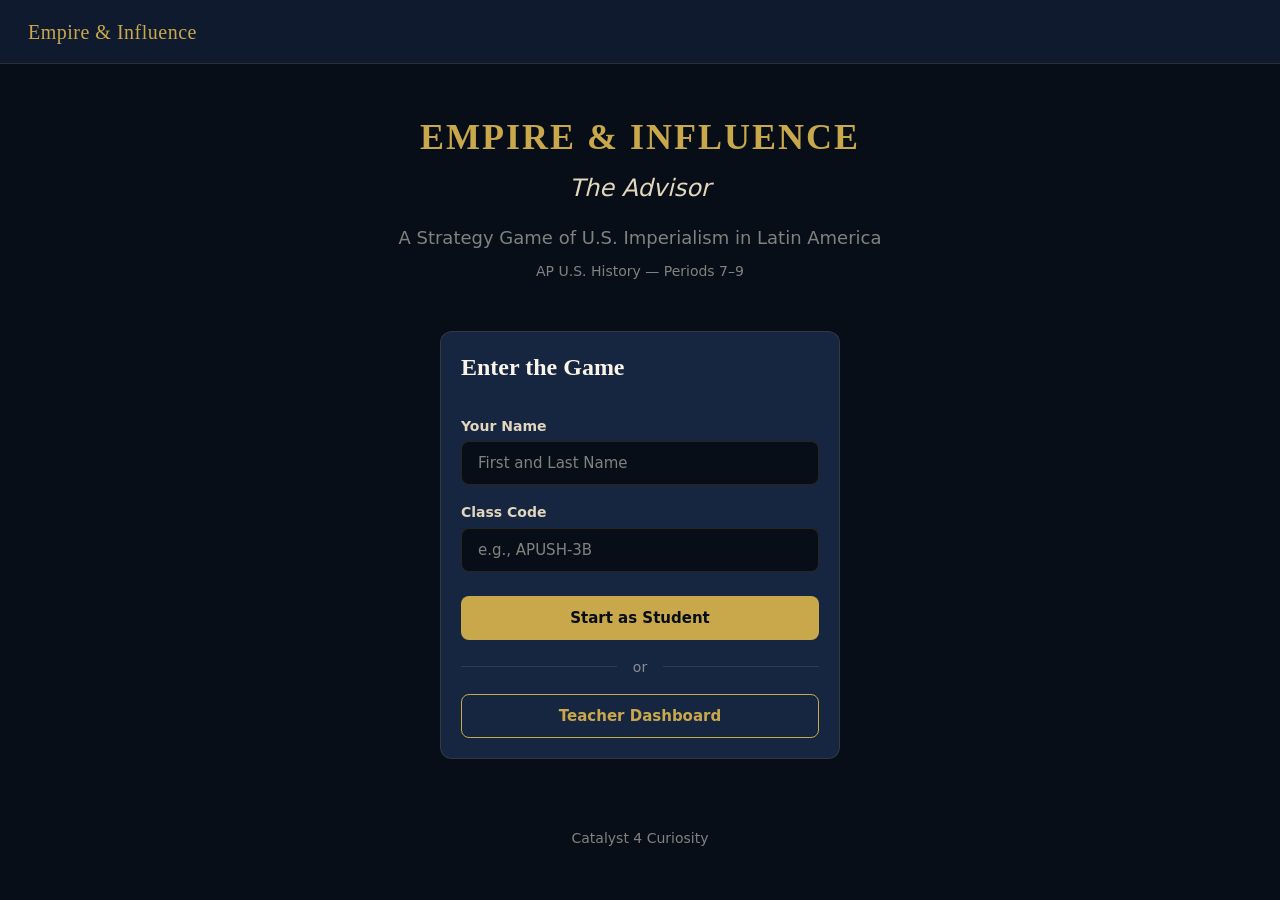
<file: index.html>
<!DOCTYPE html>
<html lang="en">
<head>
  <meta charset="UTF-8">
  <meta name="viewport" content="width=device-width, initial-scale=1.0">
  <meta name="description" content="Empire & Influence: An interactive APUSH strategy game about U.S. imperialism in Latin America">
  <title>Empire & Influence — The Advisor</title>

  <!-- Styles -->
  <link rel="stylesheet" href="src/styles/base.css">
  <link rel="stylesheet" href="src/styles/design-system.css">
  <link rel="stylesheet" href="src/styles/views.css">
</head>
<body>
  <!-- Application Shell -->
  <div id="app">
    <header class="app-header" id="app-header">
      <span class="app-header__title">Empire & Influence</span>
    </header>

    <main class="app-main" id="app-main">
      <!-- Views render here via the router -->
      <noscript>
        <p>Empire & Influence requires JavaScript to run. Please enable JavaScript in your browser settings.</p>
      </noscript>
    </main>
  </div>

  <!-- Application Bootstrap -->
  <script type="module" src="src/app.js"></script>
</body>
</html>
</file>
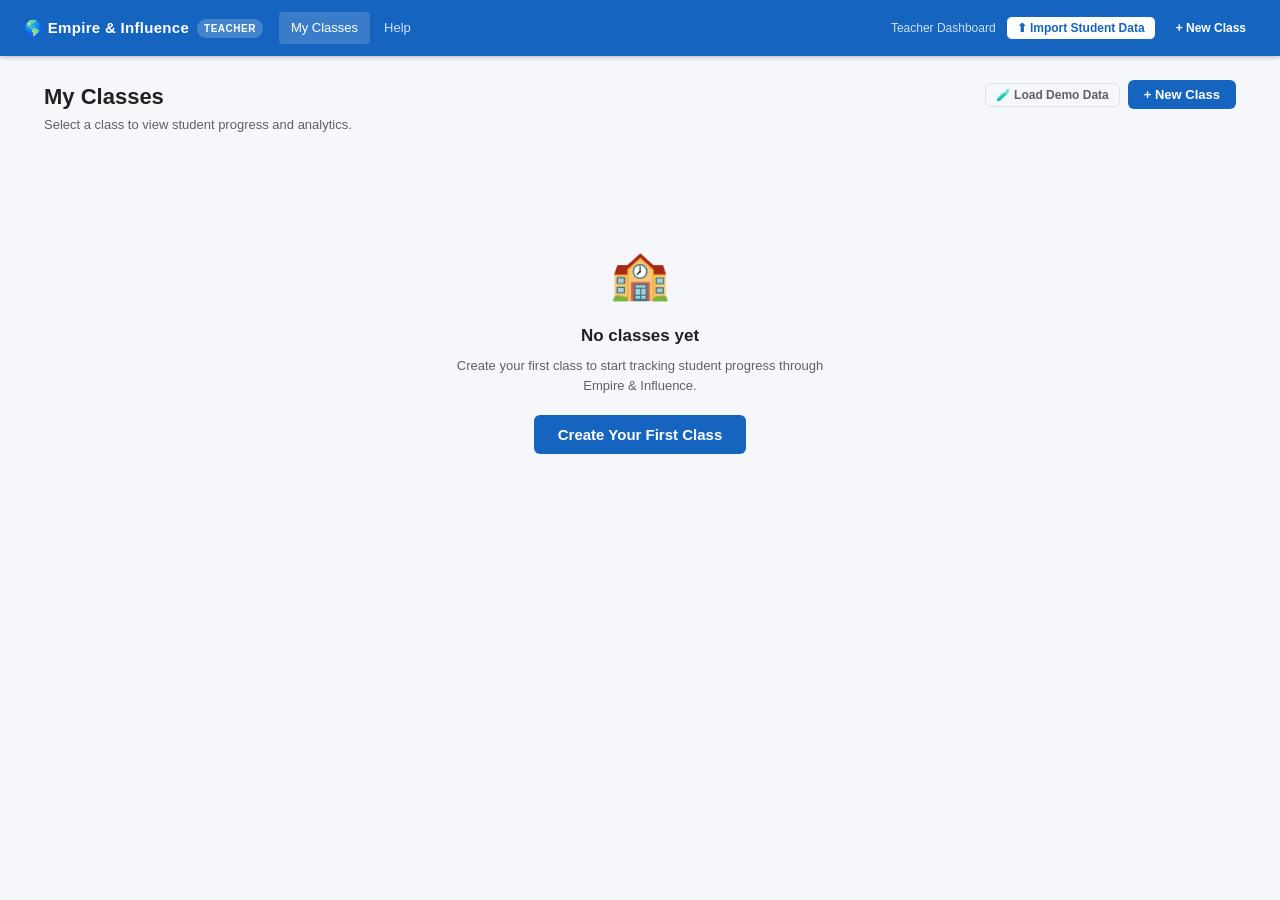
<file: dashboard/index.html>
<!DOCTYPE html>
<html lang="en">
<head>
<meta charset="UTF-8">
<meta name="viewport" content="width=device-width, initial-scale=1.0">
<title>Empire &amp; Influence — Teacher Dashboard</title>
<link rel="stylesheet" href="css/dashboard.css">
<style>
/* Index-specific styles */
.view { display: none; }
.view.active { display: block; animation: fadeIn 0.25s ease; }

.import-list { list-style: none; max-height: 200px; overflow-y: auto; margin-top: 8px; }
.import-list li { display: flex; align-items: center; justify-content: space-between; padding: 6px 10px; border-bottom: 1px solid var(--border); font-size: 12px; }
.import-list li:last-child { border-bottom: none; }
.import-result-ok   { color: var(--success); font-weight: 700; }
.import-result-fail { color: var(--danger);  font-weight: 700; }

.ideology-pie { display: flex; gap: 16px; align-items: flex-start; flex-wrap: wrap; }
.ideology-pie-left { flex: 1; min-width: 200px; }
.ideology-pie-legend { display: flex; flex-direction: column; gap: 8px; }
.ideo-legend-row { display: flex; align-items: center; gap: 8px; font-size: 13px; }
.ideo-legend-color { width: 12px; height: 12px; border-radius: 3px; flex-shrink: 0; }

.ending-dist-row { display: flex; gap: 8px; margin-bottom: 10px; align-items: center; }
.ending-dist-letter { width: 28px; height: 28px; border-radius: 50%; display: flex; align-items: center; justify-content: center; font-weight: 900; font-size: 13px; flex-shrink: 0; }
.ending-dist-bar { flex: 1; }
.ending-dist-val { width: 36px; font-size: 12px; font-weight: 700; color: var(--text-secondary); text-align: right; }

.roster-filter { display: flex; gap: 8px; margin-bottom: 12px; flex-wrap: wrap; align-items: center; }
.filter-btn { padding: 4px 12px; border-radius: 14px; border: 1.5px solid var(--border); font-size: 12px; font-weight: 600; cursor: pointer; background: var(--white); color: var(--text-secondary); transition: all 0.15s; font-family: inherit; }
.filter-btn.active { background: var(--primary); color: #fff; border-color: var(--primary); }
.filter-btn:hover:not(.active) { border-color: var(--primary); color: var(--primary); }

.search-input { padding: 5px 10px; border: 1.5px solid var(--border); border-radius: 6px; font-size: 13px; font-family: inherit; flex: 1; min-width: 120px; max-width: 220px; }
.search-input:focus { outline: none; border-color: var(--primary); }

.flag-rate-item { display: flex; align-items: center; gap: 8px; padding: 5px 0; border-bottom: 1px dashed var(--border); font-size: 12px; }
.flag-rate-item:last-child { border-bottom: none; }
.flag-rate-pct { width: 36px; font-weight: 800; text-align: right; flex-shrink: 0; }
.flag-rate-bar { flex: 1; height: 6px; background: var(--border); border-radius: 3px; overflow: hidden; }
.flag-rate-fill { height: 100%; background: var(--primary); border-radius: 3px; }
.flag-rate-fill.delayed { background: var(--warning); }
.flag-rate-label { flex: 2; color: var(--text-secondary); }

.modal-overlay { display: none; position: fixed; inset: 0; background: rgba(0,0,0,0.4); z-index: 500; align-items: center; justify-content: center; }
.modal-overlay.open { display: flex; }
.modal { background: var(--white); border-radius: 10px; padding: 24px; max-width: 480px; width: 90%; box-shadow: 0 10px 40px rgba(0,0,0,0.2); }
.modal-title { font-size: 17px; font-weight: 700; margin-bottom: 16px; }
.modal-footer { display: flex; gap: 8px; justify-content: flex-end; margin-top: 20px; }

.trend-header { display: flex; justify-content: space-between; align-items: center; margin-bottom: 12px; }
.trend-header h3 { font-size: 14px; font-weight: 700; }

.chain-visual { display: flex; align-items: center; gap: 6px; flex-wrap: wrap; margin: 8px 0; }
.chain-node { padding: 4px 10px; border-radius: 6px; font-size: 11px; font-weight: 700; }
.chain-arrow { color: var(--text-muted); font-size: 14px; }
.chain-node.l5 { background: #FFF3E0; color: #E65100; }
.chain-node.l6 { background: #FFEBEE; color: #C62828; }
.chain-node.l7 { background: #F3E5F5; color: #6A1B9A; }
.chain-node.l8 { background: #E8F5E9; color: #2E7D32; }

/* Delayed consequence highlight row */
.dc-row { background: #FFF8E1; }
.dc-row td { border-left: 3px solid #F57F17; }
</style>
</head>
<body>

<!-- ─── App Header ────────────────────────────────────────────── -->
<header class="app-header">
  <div class="header-left">
    <div class="app-logo">
      🌎 Empire &amp; Influence
      <span class="logo-tag">Teacher</span>
    </div>
    <nav class="header-nav">
      <a href="#" id="nav-classes" class="active" onclick="showView('classes'); return false;">My Classes</a>
      <a href="#" id="nav-help" onclick="showHelp(); return false;">Help</a>
    </nav>
  </div>
  <div class="header-right">
    <span class="header-user" id="header-user">Teacher Dashboard</span>
    <button class="btn btn-secondary btn-sm" onclick="openImportModal()">⬆ Import Student Data</button>
    <a href="setup.html" class="btn btn-primary btn-sm">+ New Class</a>
  </div>
</header>

<!-- ─── View: Classes ────────────────────────────────────────── -->
<main class="main">
  <div id="view-classes" class="view active">
    <div class="page-header">
      <div class="page-header-left">
        <h1>My Classes</h1>
        <p>Select a class to view student progress and analytics.</p>
      </div>
      <div class="page-header-actions">
        <button class="btn btn-ghost btn-sm" onclick="loadDemoData()" title="Load 20 students of demo data">🧪 Load Demo Data</button>
        <a href="setup.html" class="btn btn-primary">+ New Class</a>
      </div>
    </div>

    <div id="classes-grid" class="class-grid"></div>
    <div id="classes-empty" class="empty-state" style="display:none;">
      <div class="empty-icon">🏫</div>
      <h3>No classes yet</h3>
      <p>Create your first class to start tracking student progress through Empire &amp; Influence.</p>
      <a href="setup.html" class="btn btn-primary btn-lg">Create Your First Class</a>
    </div>
  </div>

  <!-- ─── View: Class Detail ────────────────────────────────── -->
  <div id="view-class" class="view">
    <div class="breadcrumb">
      <a href="#" onclick="showView('classes'); return false;">My Classes</a>
      <span class="sep">›</span>
      <span id="bc-class-name">Class</span>
    </div>

    <div class="page-header">
      <div class="page-header-left">
        <h1 id="class-title">Class Name</h1>
        <p id="class-meta">Grade · Period · Code</p>
      </div>
      <div class="page-header-actions no-print">
        <button class="btn btn-ghost btn-sm" onclick="exportClassReport()">⬇ Export CSV</button>
        <button class="btn btn-ghost btn-sm" onclick="window.print()">🖨 Print</button>
        <button class="btn btn-secondary btn-sm" onclick="openImportModal()">⬆ Import Data</button>
      </div>
    </div>

    <!-- Stat Cards -->
    <div class="stats-row" id="class-stats"></div>

    <!-- Tabs -->
    <div class="tabs no-print">
      <button class="tab-btn active" onclick="switchTab('roster')">📋 Student Roster</button>
      <button class="tab-btn" onclick="switchTab('analytics')">📊 Class Analytics</button>
      <button class="tab-btn" onclick="switchTab('trends')">📈 Class Trends</button>
      <button class="tab-btn" onclick="switchTab('flags')">🔗 Continuity Flags</button>
      <button class="tab-btn" onclick="switchTab('reports')">📄 Reports</button>
    </div>

    <!-- Tab: Roster -->
    <div id="tab-roster" class="tab-panel active">
      <div class="roster-filter">
        <button class="filter-btn active" onclick="filterRoster('all', this)">All</button>
        <button class="filter-btn" onclick="filterRoster('behind', this)">⚠ Behind</button>
        <button class="filter-btn" onclick="filterRoster('struggling', this)">🔴 Struggling</button>
        <button class="filter-btn" onclick="filterRoster('excelling', this)">⭐ Excelling</button>
        <input type="search" id="roster-search" class="search-input" placeholder="Search students…" oninput="filterRoster('search', null, this.value)">
      </div>
      <div class="card">
        <div class="card-body np">
          <table class="data-table" id="roster-table">
            <thead>
              <tr>
                <th>Student</th>
                <th>Progress</th>
                <th>Avg Score</th>
                <th>Growth</th>
                <th>Ideology</th>
                <th>L8 Ending</th>
                <th>Flags</th>
                <th>Status</th>
                <th></th>
              </tr>
            </thead>
            <tbody id="roster-tbody"></tbody>
          </table>
        </div>
      </div>
    </div>

    <!-- Tab: Analytics -->
    <div id="tab-analytics" class="tab-panel">
      <div class="two-col">
        <!-- Skill Breakdown -->
        <div class="card">
          <div class="card-header">
            <span class="card-title">📚 APUSH Skill Breakdown</span>
            <span style="font-size:11px;color:var(--text-muted)">Average post-assessment score by skill</span>
          </div>
          <div class="card-body">
            <div id="skill-chart" class="bar-chart"></div>
          </div>
        </div>

        <!-- Ideology Distribution -->
        <div class="card">
          <div class="card-header">
            <span class="card-title">🧠 Ideology Distribution</span>
            <span style="font-size:11px;color:var(--text-muted)">How your class approaches U.S. foreign policy</span>
          </div>
          <div class="card-body">
            <div id="ideology-dist"></div>
          </div>
        </div>
      </div>

      <div class="two-col">
        <!-- Ending Distribution -->
        <div class="card">
          <div class="card-header">
            <span class="card-title">🏁 Lesson 8 Endings</span>
            <span style="font-size:11px;color:var(--text-muted)">How many students reached each outcome</span>
          </div>
          <div class="card-body">
            <div id="ending-dist"></div>
          </div>
        </div>

        <!-- Misconceptions -->
        <div class="card">
          <div class="card-header">
            <span class="card-title">⚠ Class Misconceptions</span>
            <span style="font-size:11px;color:var(--text-muted)">Weak areas requiring reteaching</span>
          </div>
          <div class="card-body">
            <div id="misconceptions-chart"></div>
          </div>
        </div>
      </div>

      <!-- Delayed Consequence Chain (L5→L6→L7→L8) -->
      <div class="card">
        <div class="card-header">
          <span class="card-title">⛓ Delayed Consequence Chain: L5 → L6 → L7 → L8</span>
          <span style="font-size:11px;color:var(--text-muted)">How many students triggered each cross-lesson consequence</span>
        </div>
        <div class="card-body">
          <div id="delayed-chain"></div>
        </div>
      </div>
    </div>

    <!-- Tab: Trends -->
    <div id="tab-trends" class="tab-panel">
      <div class="card" style="margin-bottom:20px;">
        <div class="card-header">
          <span class="card-title">📈 Class Trends Panel</span>
          <span style="font-size:11px;color:var(--text-muted)">Key behavioral patterns across your class</span>
        </div>
        <div class="card-body">
          <div id="trends-grid" class="trends-grid"></div>
        </div>
      </div>

      <div class="card">
        <div class="card-header">
          <span class="card-title">🗳 Most Common Decision Patterns</span>
          <span style="font-size:11px;color:var(--text-muted)">Where students split — find teachable moments</span>
        </div>
        <div class="card-body">
          <div id="decision-patterns"></div>
        </div>
      </div>
    </div>

    <!-- Tab: Flags -->
    <div id="tab-flags" class="tab-panel">
      <div class="alert alert-info" style="margin-bottom:16px;">
        <span>📌</span>
        <span>Continuity flags are decisions that carry consequences <strong>across lessons</strong>. Flags marked <strong>⚠ Delayed</strong> fire a consequence in a future lesson — students may not immediately see the connection.</span>
      </div>

      <div class="section-label">Era 1 → Era 2 (L4 → L5)</div>
      <div id="flags-era1" class="card card-body" style="margin-bottom:16px;"></div>

      <div class="section-label">Cold War Era (L5 → L6 → L7)</div>
      <div id="flags-era2" class="card card-body" style="margin-bottom:16px;"></div>

      <div class="section-label">Cold War → Modern (L7 → L8)</div>
      <div id="flags-era3" class="card card-body"></div>
    </div>

    <!-- Tab: Reports -->
    <div id="tab-reports" class="tab-panel">
      <div class="two-col">
        <div class="card">
          <div class="card-header"><span class="card-title">📄 Class Report</span></div>
          <div class="card-body">
            <p style="font-size:13px;color:var(--text-secondary);margin-bottom:16px;">Full class report including averages, ideology distribution, ending outcomes, and intervention flags.</p>
            <button class="btn btn-primary" onclick="exportClassReport()">⬇ Download Class CSV</button>
            <button class="btn btn-ghost" style="margin-left:8px;" onclick="window.print()">🖨 Print Summary</button>
          </div>
        </div>
        <div class="card">
          <div class="card-header"><span class="card-title">👥 Individual Student Reports</span></div>
          <div class="card-body">
            <p style="font-size:13px;color:var(--text-secondary);margin-bottom:16px;">Download a detailed CSV for any individual student including decisions, ideology, misconceptions, and L8 outcome.</p>
            <select id="report-student-select" class="form-select" style="margin-bottom:12px;"></select>
            <button class="btn btn-primary" onclick="exportStudentReport()">⬇ Download Student CSV</button>
          </div>
        </div>
      </div>
      <div class="card">
        <div class="card-header"><span class="card-title">📋 Printable Summary</span></div>
        <div class="card-body">
          <p style="font-size:13px;color:var(--text-secondary);margin-bottom:12px;">A teacher-friendly printable overview of class performance, ideology distribution, and intervention recommendations.</p>
          <button class="btn btn-secondary" onclick="window.print()">🖨 Print Class Overview</button>
        </div>
        <!-- Printable content area -->
        <div id="print-summary" style="padding:0 20px 16px;"></div>
      </div>
    </div>
  </div>
</main>

<!-- ─── Import Modal ──────────────────────────────────────────── -->
<div class="modal-overlay" id="import-modal">
  <div class="modal">
    <div class="modal-title">⬆ Import Student Game Data</div>
    <p style="font-size:13px;color:var(--text-secondary);margin-bottom:16px;">
      Students export their progress from the game ("Share with Teacher" button). Upload their JSON file here, or paste the content below.
    </p>

    <div class="drop-zone" id="drop-zone" onclick="document.getElementById('file-input').click()">
      <div class="drop-icon">📂</div>
      <p>Drop student JSON files here or <strong>click to browse</strong></p>
      <p style="font-size:11px;margin-top:4px;">You can import multiple files at once</p>
    </div>
    <input type="file" id="file-input" accept=".json" multiple style="display:none" onchange="handleFileImport(this.files)">

    <div style="margin:12px 0;text-align:center;font-size:12px;color:var(--text-muted)">— or paste JSON directly —</div>

    <textarea class="form-textarea" id="paste-import" placeholder='Paste student JSON export here…' rows="4"></textarea>

    <div id="import-results" style="display:none;margin-top:12px;">
      <div class="section-label">Import Results</div>
      <ul class="import-list" id="import-list"></ul>
    </div>

    <div class="modal-footer">
      <button class="btn btn-ghost" onclick="closeImportModal()">Close</button>
      <button class="btn btn-primary" onclick="importFromPaste()">Import Pasted JSON</button>
    </div>
  </div>
</div>

<script type="module">
import {
  getClasses, getClass, getStudents, getStudent,
  getStudentAnalytics, getClassAnalytics,
  CONTINUITY_FLAGS, IDEOLOGY_DISPLAY, L8_ENDINGS, LESSONS,
  generateStudentCSV, generateClassCSV, downloadCSV,
  deleteClass, importByClassCode,
} from './js/core.js';

import { initDemoClass } from './js/mock-data.js';

// ─── State ──────────────────────────────────────────────────────

let currentClassId = null;
let classAnalytics = null;
let rosterFilter   = 'all';
let rosterSearch   = '';

// ─── View Routing ────────────────────────────────────────────────

window.showView = function(name) {
  document.querySelectorAll('.view').forEach(v => v.classList.remove('active'));
  document.getElementById(`view-${name}`).classList.add('active');
  document.querySelectorAll('.header-nav a').forEach(a => a.classList.remove('active'));
  if (name === 'classes') {
    document.getElementById('nav-classes').classList.add('active');
    renderClassesList();
  }
};

window.switchTab = function(name) {
  document.querySelectorAll('.tab-btn').forEach(b => b.classList.remove('active'));
  document.querySelectorAll('.tab-panel').forEach(p => p.classList.remove('active'));
  event.target.classList.add('active');
  document.getElementById(`tab-${name}`).classList.add('active');
};

// ─── Classes List ────────────────────────────────────────────────

function renderClassesList() {
  const classes = getClasses();
  const grid  = document.getElementById('classes-grid');
  const empty = document.getElementById('classes-empty');

  if (!classes.length) {
    grid.innerHTML  = '';
    empty.style.display = 'block';
    return;
  }

  empty.style.display = 'none';
  grid.innerHTML = classes.map(cls => {
    const students = getStudents(cls.id);
    const withData = students.filter(s => s.gameData);
    const avgProg  = withData.length
      ? Math.round(withData.reduce((s, st) => s + (getStudentAnalytics(st)?.progress || 0), 0) / withData.length)
      : 0;
    return `
      <div class="class-card" onclick="openClass('${cls.id}')">
        <div class="class-card-header">
          <div>
            <div class="class-card-name">${esc(cls.name)}</div>
            <div class="class-card-meta">Grade ${esc(cls.grade)} · Period ${esc(cls.period)} · Started ${formatDate(cls.startDate)}</div>
          </div>
          <span class="class-code-pill">${cls.code}</span>
        </div>
        <div class="progress" style="margin:10px 0 4px;">
          <div class="progress-fill ${avgProg >= 75 ? 'green' : avgProg >= 40 ? '' : 'red'}" style="width:${avgProg}%"></div>
        </div>
        <div style="font-size:11px;color:var(--text-muted);margin-bottom:8px;">Class avg progress: ${avgProg}%</div>
        <div class="class-card-stats">
          <div class="class-stat-mini"><div class="val">${students.length}</div><div class="lbl">Students</div></div>
          <div class="class-stat-mini"><div class="val">${withData.length}</div><div class="lbl">Submitted</div></div>
          <div class="class-stat-mini"><div class="val">${cls.assignedLessons?.length || 8}</div><div class="lbl">Lessons</div></div>
        </div>
      </div>`;
  }).join('');
}

window.openClass = function(classId) {
  currentClassId = classId;
  classAnalytics = getClassAnalytics(classId);
  renderClassView();
  showView('class');
};

// ─── Class View ───────────────────────────────────────────────────

function renderClassView() {
  const { cls, n, withData, hasData, students } = classAnalytics;

  // Header
  document.getElementById('class-title').textContent   = cls.name;
  document.getElementById('bc-class-name').textContent = cls.name;
  document.getElementById('class-meta').innerHTML =
    `Grade ${cls.grade} · Period ${cls.period} · Class Code: <strong style="font-family:monospace;letter-spacing:2px;">${cls.code}</strong> · ${students.length} students`;

  // Stats
  const avgScore  = hasData ? (withData.reduce((s,a) => s + (a.analytics.avgPostScore||0), 0) / n) : 0;
  const avgGrowth = hasData ? (withData.map(a => a.analytics.avgGrowth).filter(v => v !== null).reduce((s,v,i,arr) => s+v/arr.length, 0)) : 0;
  document.getElementById('class-stats').innerHTML = `
    <div class="stat-card"><div class="stat-label">Students</div><div class="stat-value">${students.length}</div><div class="stat-sub">${n} submitted data</div></div>
    <div class="stat-card green"><div class="stat-label">Avg Progress</div><div class="stat-value">${hasData ? classAnalytics.avgProgress : 0}%</div><div class="stat-sub">across submitted</div></div>
    <div class="stat-card${Math.round(avgScore) < 60 ? ' orange' : ''}"><div class="stat-label">Avg Post Score</div><div class="stat-value">${hasData ? Math.round(avgScore) : 0}%</div><div class="stat-sub">post-assessment</div></div>
    <div class="stat-card purple"><div class="stat-label">Avg Growth</div><div class="stat-value">${hasData && avgGrowth ? (avgGrowth > 0 ? '+' : '') + Math.round(avgGrowth) + '%' : 'N/A'}</div><div class="stat-sub">pre → post per lesson</div></div>
  `;

  if (!hasData) {
    const noData = `<div class="empty-state"><div class="empty-icon">📭</div><h3>No student data yet</h3><p>Import student game exports to begin seeing analytics. Use the "Import Student Data" button above.</p></div>`;
    ['roster-tbody','skill-chart','ideology-dist','ending-dist','misconceptions-chart','delayed-chain','trends-grid','decision-patterns','flags-era1','flags-era2','flags-era3'].forEach(id => { const el = document.getElementById(id); if(el) el.innerHTML = noData; });
    return;
  }

  renderRoster();
  renderAnalytics();
  renderTrends();
  renderFlags();
  renderReportTab();
}

// ─── Roster Tab ───────────────────────────────────────────────────

function renderRoster(filter = rosterFilter, search = rosterSearch) {
  const { withData, behind, struggling, excelling } = classAnalytics;
  let rows = withData;

  if (filter === 'behind')     rows = behind;
  if (filter === 'struggling') rows = struggling;
  if (filter === 'excelling')  rows = excelling;
  if (search) rows = rows.filter(({ student }) => student.name.toLowerCase().includes(search.toLowerCase()));

  const tbody = document.getElementById('roster-tbody');
  if (!rows.length) { tbody.innerHTML = `<tr><td colspan="9" style="text-align:center;padding:32px;color:var(--text-muted);">No students match this filter.</td></tr>`; return; }

  tbody.innerHTML = rows.map(({ student, analytics }) => {
    const ideoCfg   = IDEOLOGY_DISPLAY[analytics.ideologyProfile?.ideology] || IDEOLOGY_DISPLAY.mixed;
    const endType   = analytics.l8Ending?.type || '—';
    const endName   = analytics.l8Ending?.name || 'Not reached';
    const statusMap = { 'excelling':'status-excelling','on-track':'status-on-track','behind':'status-behind','needs-attention':'status-attention' };
    const statusLbl = { 'excelling':'⭐ Excelling','on-track':'✓ On Track','behind':'⚠ Behind','needs-attention':'🔴 Needs Attention' };
    return `<tr class="clickable" onclick="goToStudent('${student.id}')">
      <td><strong>${esc(student.name)}</strong></td>
      <td style="min-width:100px;">
        <div style="font-size:11px;margin-bottom:3px;color:var(--text-secondary);">${analytics.completedLessons.length}/8 lessons</div>
        <div class="progress"><div class="progress-fill ${analytics.progress>=75?'green':analytics.progress>=40?'':'red'}" style="width:${analytics.progress}%"></div></div>
      </td>
      <td>${analytics.avgPostScore !== null ? analytics.avgPostScore + '%' : '—'}</td>
      <td>${analytics.avgGrowth !== null ? (analytics.avgGrowth > 0 ? '<span style="color:var(--success)">+' : '<span style="color:var(--danger)">') + analytics.avgGrowth + '%</span>' : '—'}</td>
      <td><span class="badge ${ideoCfg.badgeClass}">${ideoCfg.label}</span></td>
      <td>${analytics.completedLessons.includes(8) ? `<span style="font-weight:700;">${endType}</span> <span style="font-size:11px;color:var(--text-secondary);">— ${endName}</span>` : '<span style="color:var(--text-muted);">Not reached</span>'}</td>
      <td><span class="badge badge-gray">${analytics.triggeredFlags.length}/19</span></td>
      <td><span class="${statusMap[analytics.status] || ''}">${statusLbl[analytics.status] || analytics.status}</span></td>
      <td><a href="student.html?id=${student.id}" class="btn btn-ghost btn-sm" onclick="event.stopPropagation()">Profile →</a></td>
    </tr>`;
  }).join('');

  // Also add students with no data
  const noDataStudents = classAnalytics.students.filter(s => !s.gameData);
  if (filter === 'all' && !search) {
    tbody.innerHTML += noDataStudents.map(s => `
      <tr>
        <td><strong>${esc(s.name)}</strong></td>
        <td colspan="7" style="color:var(--text-muted);font-size:12px;">No data imported yet</td>
        <td></td>
      </tr>`).join('');
  }
}

window.filterRoster = function(type, btn, searchVal) {
  if (btn) { document.querySelectorAll('.filter-btn').forEach(b => b.classList.remove('active')); btn.classList.add('active'); rosterFilter = type; }
  if (searchVal !== undefined) rosterSearch = searchVal;
  renderRoster(rosterFilter, rosterSearch);
};

window.goToStudent = function(id) {
  window.location.href = `student.html?id=${id}`;
};

// ─── Analytics Tab ────────────────────────────────────────────────

function renderAnalytics() {
  const { skillBreakdown, ideoDist, endingDist, topMisconceptions, delayedChain, n } = classAnalytics;

  // Skill Chart
  const skillEl = document.getElementById('skill-chart');
  if (skillBreakdown.length) {
    skillEl.innerHTML = skillBreakdown.map(s => {
      const color = s.avg >= 80 ? 'green' : s.avg >= 60 ? '' : 'red';
      return `<div class="bar-row">
        <div class="bar-row-label">${esc(s.skill)}</div>
        <div class="bar-track"><div class="bar-fill ${color}" style="width:${s.avg}%">${s.avg >= 20 ? `<span>${s.avg}%</span>` : ''}</div></div>
        <div class="bar-row-val">${s.avg}%</div>
      </div>`;
    }).join('');
  } else {
    skillEl.innerHTML = '<p style="color:var(--text-muted);font-size:13px;">No assessment data yet.</p>';
  }

  // Ideology Distribution
  const ideoEl = document.getElementById('ideology-dist');
  const ideoTotal = Object.values(ideoDist).reduce((s,v) => s+v, 0) || 1;
  const ideoRows = [
    { key: 'interventionist',     label: 'Interventionist',    color: '#C62828', count: ideoDist.interventionist },
    { key: 'diplomatic',          label: 'Diplomatic',          color: '#1565C0', count: ideoDist.diplomatic },
    { key: 'economic_pragmatist', label: 'Economic Pragmatist', color: '#F57F17', count: ideoDist.economic_pragmatist },
    { key: 'mixed',               label: 'Mixed / Undecided',   color: '#6A1B9A', count: ideoDist.mixed },
  ];
  ideoEl.innerHTML = `
    <div class="ideo-bar" style="height:16px;border-radius:8px;margin-bottom:12px;">
      ${ideoRows.map(r => `<div class="ideo-seg" style="width:${Math.round(r.count/ideoTotal*100)}%;background:${r.color};" title="${r.label}: ${r.count}"></div>`).join('')}
    </div>
    <div class="ideology-pie-legend">
      ${ideoRows.map(r => `
        <div class="ideo-legend-row">
          <div class="ideo-legend-color" style="background:${r.color};"></div>
          <div style="flex:1;font-size:13px;">${r.label}</div>
          <div style="font-weight:700;font-size:13px;">${r.count}</div>
          <div style="color:var(--text-muted);font-size:11px;width:34px;text-align:right;">${Math.round(r.count/ideoTotal*100)}%</div>
        </div>`).join('')}
    </div>`;

  // Ending Distribution
  const endEl = document.getElementById('ending-dist');
  const endColors = { A: { bg: '#1565C0', text: '#fff' }, B: { bg: '#F57F17', text: '#fff' }, C: { bg: '#C62828', text: '#fff' }, D: { bg: '#6A1B9A', text: '#fff' } };
  endEl.innerHTML = Object.entries(L8_ENDINGS).map(([type, ending]) => {
    const count = endingDist[type] || 0;
    const pct   = Math.round(count / n * 100);
    const c     = endColors[type];
    return `<div class="ending-dist-row">
      <div class="ending-dist-letter" style="background:${c.bg};color:${c.text};">${type}</div>
      <div class="ending-dist-bar">
        <div class="progress"><div class="progress-fill" style="width:${pct}%;background:${c.bg};"></div></div>
        <div style="font-size:10px;color:var(--text-muted);margin-top:2px;">${ending.name} — ${ending.theme}</div>
      </div>
      <div class="ending-dist-val">${count} <span style="font-weight:400;color:var(--text-muted);">(${pct}%)</span></div>
    </div>`;
  }).join('');

  // Misconceptions
  const misEl = document.getElementById('misconceptions-chart');
  if (topMisconceptions.length) {
    misEl.innerHTML = topMisconceptions.map(m => `
      <div class="bar-row">
        <div class="bar-row-label" style="font-size:10px;">${esc(m.skill)}</div>
        <div class="bar-track"><div class="bar-fill red" style="width:${m.pct}%">${m.pct >= 20 ? `<span>${m.pct}%</span>` : ''}</div></div>
        <div class="bar-row-val">${m.count}</div>
      </div>`).join('');
  } else {
    misEl.innerHTML = '<p style="color:var(--success);font-size:13px;">✓ No significant misconceptions detected</p>';
  }

  // Delayed Consequence Chain
  const chainEl = document.getElementById('delayed-chain');
  chainEl.innerHTML = `
    <div class="alert alert-warning" style="margin-bottom:14px;">
      <span>⚠</span>
      <span>Delayed consequences fire in a <em>future</em> lesson. Students who stonewalled Iran-Contra (L6) see the penalty in <strong>L7</strong>, not L6. These are key teaching moments about cause and effect across time.</span>
    </div>
    <div class="chain-visual" style="margin-bottom:16px;">
      <span class="chain-node l5">L5: PBSUCCESS</span><span class="chain-arrow">→</span>
      <span class="chain-node l6">L6: Stability −</span><span class="chain-arrow">⛓</span>
      <span class="chain-node l6">L5: Allende</span><span class="chain-arrow">→</span>
      <span class="chain-node l6">L6: HR Pressure</span><span class="chain-arrow">⛓</span>
      <span class="chain-node l6">L6: Stonewall</span><span class="chain-arrow">→</span>
      <span class="chain-node l7">L7: Stability −8</span>
    </div>
    <table class="data-table">
      <thead><tr><th>Decision</th><th>Lesson</th><th>Fires In</th><th>Students</th><th>% of Class</th></tr></thead>
      <tbody>
        ${[
          { label: 'Authorized PBSUCCESS (CIA coup)', from: 5, to: 6, count: delayedChain.l5_to_l6_covert },
          { label: 'Backed Allende economic coercion', from: 5, to: 6, count: delayedChain.l5_to_l6_allende },
          { label: 'Stonewalled Iran-Contra', from: 6, to: 7, count: delayedChain.l6_to_l7_stonewall, severe: true },
          { label: 'Cooperated with Iran-Contra', from: 6, to: 7, count: delayedChain.l6_to_l7_cooperated },
          { label: 'Acknowledged Iran-Contra occurred', from: 6, to: 7, count: delayedChain.l6_to_l7_awareness },
          { label: 'Asserted unilateral intervention doctrine', from: 7, to: 8, count: delayedChain.l7_to_l8_interventionist },
          { label: 'Established multilateral framework', from: 7, to: 8, count: delayedChain.l7_to_l8_multilateral },
        ].map(d => `<tr class="${d.severe ? 'dc-row' : ''}">
          <td>${d.severe ? '⚠ ' : ''}${esc(d.label)}</td>
          <td><span class="badge badge-gray">L${d.from}</span></td>
          <td><span class="badge badge-orange">L${d.to}</span></td>
          <td><strong>${d.count}</strong></td>
          <td>${Math.round(d.count/n*100)}%</td>
        </tr>`).join('')}
      </tbody>
    </table>`;
}

// ─── Trends Tab ───────────────────────────────────────────────────

function renderTrends() {
  const { trends, commonDecisions, n } = classAnalytics;

  const trendItems = [
    { pct: trends.interventionRate, label: 'chose military intervention (invasion or CIA coup)', color: '#C62828' },
    { pct: trends.diplomacyRate,    label: 'chose diplomacy/multilateral frameworks', color: '#1565C0' },
    { pct: trends.humanRightsRate,  label: 'prioritized human rights over security', color: '#2E7D32' },
    { pct: trends.democracyRate,    label: 'prioritized democratic outcomes in Cold War', color: '#1565C0' },
    { pct: trends.instabilityRate,  label: 'stonewalled Iran-Contra (triggered instability in L7)', color: '#C62828' },
    { pct: trends.accountabilityRate, label: 'demanded accountability for U.S. actions', color: '#2E7D32' },
    { pct: trends.endingA,          label: '→ Ending A: "The Reckoning" (diplomatic)', color: '#1565C0' },
    { pct: trends.endingB,          label: '→ Ending B: "The Strategist" (economic)', color: '#F57F17' },
    { pct: trends.endingC,          label: '→ Ending C: "The Hawk" (interventionist)', color: '#C62828' },
    { pct: trends.endingD,          label: '→ Ending D: "The Mixed Record"', color: '#6A1B9A' },
  ];

  document.getElementById('trends-grid').innerHTML = trendItems.map(t => `
    <div class="trend-item">
      <div class="trend-pct" style="color:${t.color};">${t.pct}%</div>
      <div class="trend-label">${esc(t.label)}</div>
    </div>`).join('');

  const patEl = document.getElementById('decision-patterns');
  if (!commonDecisions.length) {
    patEl.innerHTML = '<p style="color:var(--text-muted);font-size:13px;">No decision data imported yet.</p>';
    return;
  }
  patEl.innerHTML = `
    <p style="font-size:12px;color:var(--text-secondary);margin-bottom:14px;">Decisions where students split most. Use these to identify divergent reasoning worth discussing in class.</p>
    <table class="data-table">
      <thead><tr><th>Decision</th><th>Choice</th><th>Students</th><th>% of Class</th></tr></thead>
      <tbody>
        ${commonDecisions.flatMap(d => Object.entries(d.choices).sort((a,b)=>b[1]-a[1]).slice(0,2).map(([choice, count]) => `
          <tr>
            <td><span class="badge badge-gray">L${d.lesson}</span> ${esc(d.decId)}</td>
            <td style="font-size:12px;">${esc(choice)}</td>
            <td><strong>${count}</strong></td>
            <td>${Math.round(count/n*100)}%</td>
          </tr>`)).join('')}
      </tbody>
    </table>`;
}

// ─── Flags Tab ────────────────────────────────────────────────────

function renderFlags() {
  const { flagRates } = classAnalytics;
  const byEra = {
    era1: flagRates.filter(f => f.lesson === 4),
    era2: flagRates.filter(f => f.lesson === 5 || f.lesson === 6),
    era3: flagRates.filter(f => f.lesson === 7),
  };

  ['era1','era2','era3'].forEach(era => {
    const el = document.getElementById(`flags-${era}`);
    el.innerHTML = `<div style="display:grid;grid-template-columns:repeat(auto-fill,minmax(260px,1fr));gap:8px;">
      ${byEra[era].map(f => `
        <div class="flag-rate-item" style="display:flex;align-items:center;gap:8px;padding:8px 0;border-bottom:1px dashed var(--border);">
          <div style="width:36px;text-align:right;font-size:12px;font-weight:800;color:${f.pct>=60?'var(--success)':f.pct>=30?'var(--warning)':'var(--text-muted)'};">${f.pct}%</div>
          <div style="flex:1;">
            <div style="height:5px;background:var(--border);border-radius:3px;overflow:hidden;margin-bottom:3px;"><div style="height:100%;background:${f.delayedConsequence?'var(--warning)':'var(--primary)'};width:${f.pct}%;border-radius:3px;"></div></div>
            <div style="font-size:11px;color:var(--text-secondary);">${f.delayedConsequence ? '⚠ ' : ''}${esc(f.label)} <span style="color:var(--text-muted);">(${f.count}/${classAnalytics.n})</span></div>
          </div>
          <div style="font-size:9px;text-align:right;color:var(--text-muted);width:60px;">L${f.lesson}→L${f.targetLesson}</div>
        </div>`).join('')}
    </div>`;
  });
}

// ─── Reports Tab ─────────────────────────────────────────────────

function renderReportTab() {
  const { withData, cls } = classAnalytics;
  const sel = document.getElementById('report-student-select');
  sel.innerHTML = withData.map(({ student }) => `<option value="${student.id}">${esc(student.name)}</option>`).join('');

  // Printable summary
  document.getElementById('print-summary').innerHTML = `
    <div style="font-size:13px;margin-top:12px;">
      <strong>Class:</strong> ${esc(cls.name)} | <strong>Period:</strong> ${cls.period} | <strong>Code:</strong> ${cls.code}<br>
      <strong>Generated:</strong> ${new Date().toLocaleDateString()}<br><br>
      <strong>Students with data:</strong> ${classAnalytics.n} / ${classAnalytics.students.length}<br>
      <strong>Avg progress:</strong> ${classAnalytics.avgProgress}% &nbsp;|&nbsp;
      <strong>Behind:</strong> ${classAnalytics.behind.length} &nbsp;|&nbsp;
      <strong>Struggling:</strong> ${classAnalytics.struggling.length} &nbsp;|&nbsp;
      <strong>Excelling:</strong> ${classAnalytics.excelling.length}
    </div>`;
}

window.exportClassReport = function() {
  if (!classAnalytics?.hasData) return alert('No class data to export yet.');
  const csv = generateClassCSV(classAnalytics);
  downloadCSV(csv, `empire-class-${classAnalytics.cls?.name?.replace(/\s+/g,'-')}-${Date.now()}.csv`);
};

window.exportStudentReport = function() {
  const id = document.getElementById('report-student-select')?.value;
  if (!id) return;
  const student   = getStudent(id);
  const analytics = getStudentAnalytics(student);
  const csv = generateStudentCSV(student, analytics);
  downloadCSV(csv, `empire-student-${student.name.replace(/\s+/g,'-')}-${Date.now()}.csv`);
};

// ─── Import ───────────────────────────────────────────────────────

window.openImportModal = function() {
  document.getElementById('import-modal').classList.add('open');
  document.getElementById('import-results').style.display = 'none';
  document.getElementById('import-list').innerHTML = '';
  document.getElementById('paste-import').value = '';
};

window.closeImportModal = function() {
  document.getElementById('import-modal').classList.remove('open');
  if (currentClassId) { classAnalytics = getClassAnalytics(currentClassId); renderClassView(); }
};

window.handleFileImport = function(files) {
  const results = [];
  let pending = files.length;
  Array.from(files).forEach(file => {
    const reader = new FileReader();
    reader.onload = e => {
      try {
        const data = JSON.parse(e.target.result);
        const result = importByClassCode(data);
        results.push({ name: file.name, ...result });
      } catch {
        results.push({ name: file.name, success: false, error: 'Invalid JSON file.' });
      }
      if (--pending === 0) showImportResults(results);
    };
    reader.readAsText(file);
  });
};

window.importFromPaste = function() {
  const raw = document.getElementById('paste-import').value.trim();
  if (!raw) return;
  try {
    const data   = JSON.parse(raw);
    const result = importByClassCode(data);
    showImportResults([{ name: data.player?.name || 'Student', ...result }]);
  } catch {
    showImportResults([{ name: 'Paste', success: false, error: 'Could not parse JSON. Check the format.' }]);
  }
};

function showImportResults(results) {
  const el   = document.getElementById('import-results');
  const list = document.getElementById('import-list');
  el.style.display = 'block';
  list.innerHTML = results.map(r => `
    <li>
      <span>${esc(r.name)} ${r.student ? `(${esc(r.student.name)})` : ''}</span>
      <span class="${r.success ? 'import-result-ok' : 'import-result-fail'}">
        ${r.success ? '✓ Imported' : `✗ ${r.error}`}
      </span>
    </li>`).join('');
}

// ─── Drop Zone ─────────────────────────────────────────────────────

const dz = document.getElementById('drop-zone');
if (dz) {
  dz.addEventListener('dragover', e => { e.preventDefault(); dz.classList.add('over'); });
  dz.addEventListener('dragleave', () => dz.classList.remove('over'));
  dz.addEventListener('drop', e => { e.preventDefault(); dz.classList.remove('over'); handleFileImport(e.dataTransfer.files); });
}

// ─── Demo Data ────────────────────────────────────────────────────

window.loadDemoData = function() {
  if (!confirm('Load demo class with 20 sample students?\nThis is for testing and will not affect real classes.')) return;
  const classId = initDemoClass();
  openClass(classId);
};

window.showHelp = function() {
  alert('Empire & Influence Teacher Dashboard\n\nQuick Start:\n1. Create a class → share the class code with students\n2. Students enter the class code when they start the game\n3. Students export their progress: "Share with Teacher" in the game\n4. Import their JSON files here\n5. Click any student to view their full profile\n\nFor demo data: click "Load Demo Data" on the Classes screen.');
};

// ─── Utilities ─────────────────────────────────────────────────────

function esc(s) { return String(s || '').replace(/&/g,'&amp;').replace(/</g,'&lt;').replace(/>/g,'&gt;').replace(/"/g,'&quot;'); }
function formatDate(d) { if (!d) return ''; try { return new Date(d).toLocaleDateString('en-US', { month:'short', day:'numeric', year:'numeric' }); } catch { return d; } }

// ─── Init ──────────────────────────────────────────────────────────

renderClassesList();
</script>
</body>
</html>
</file>
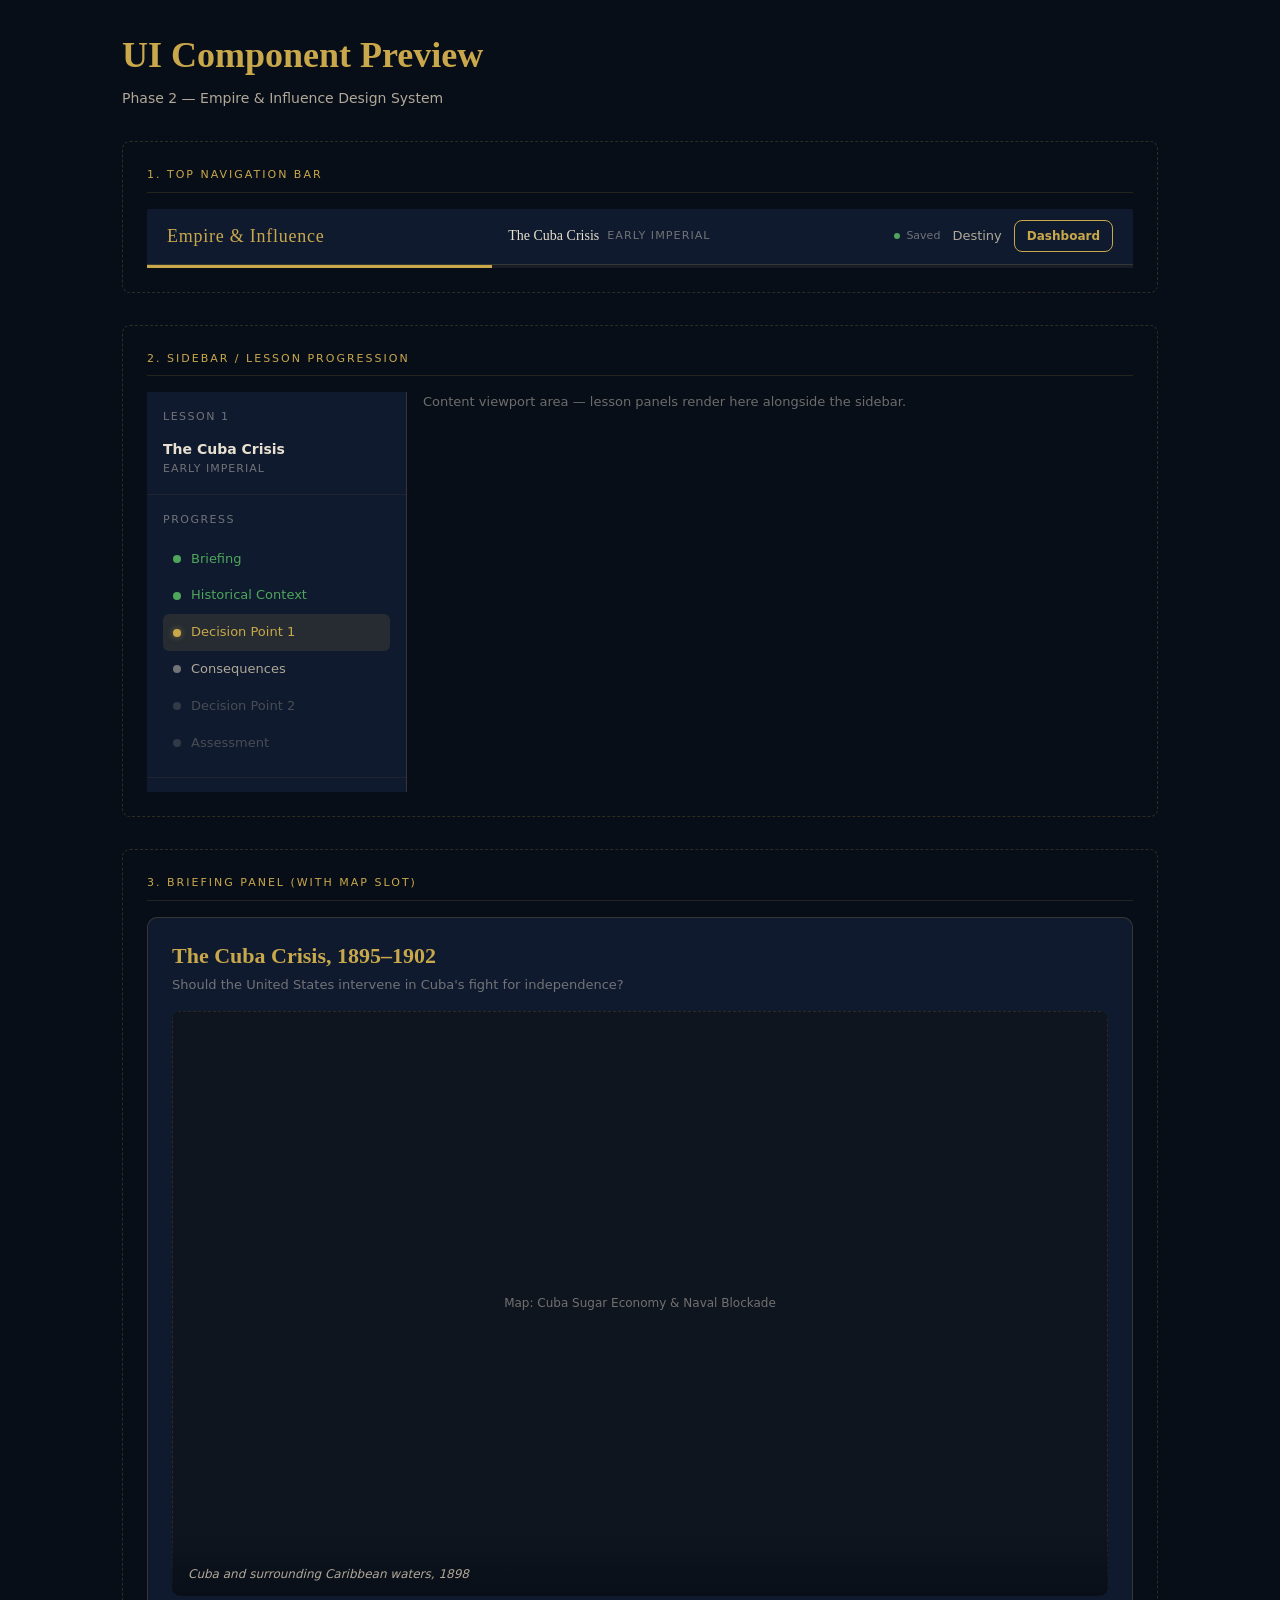
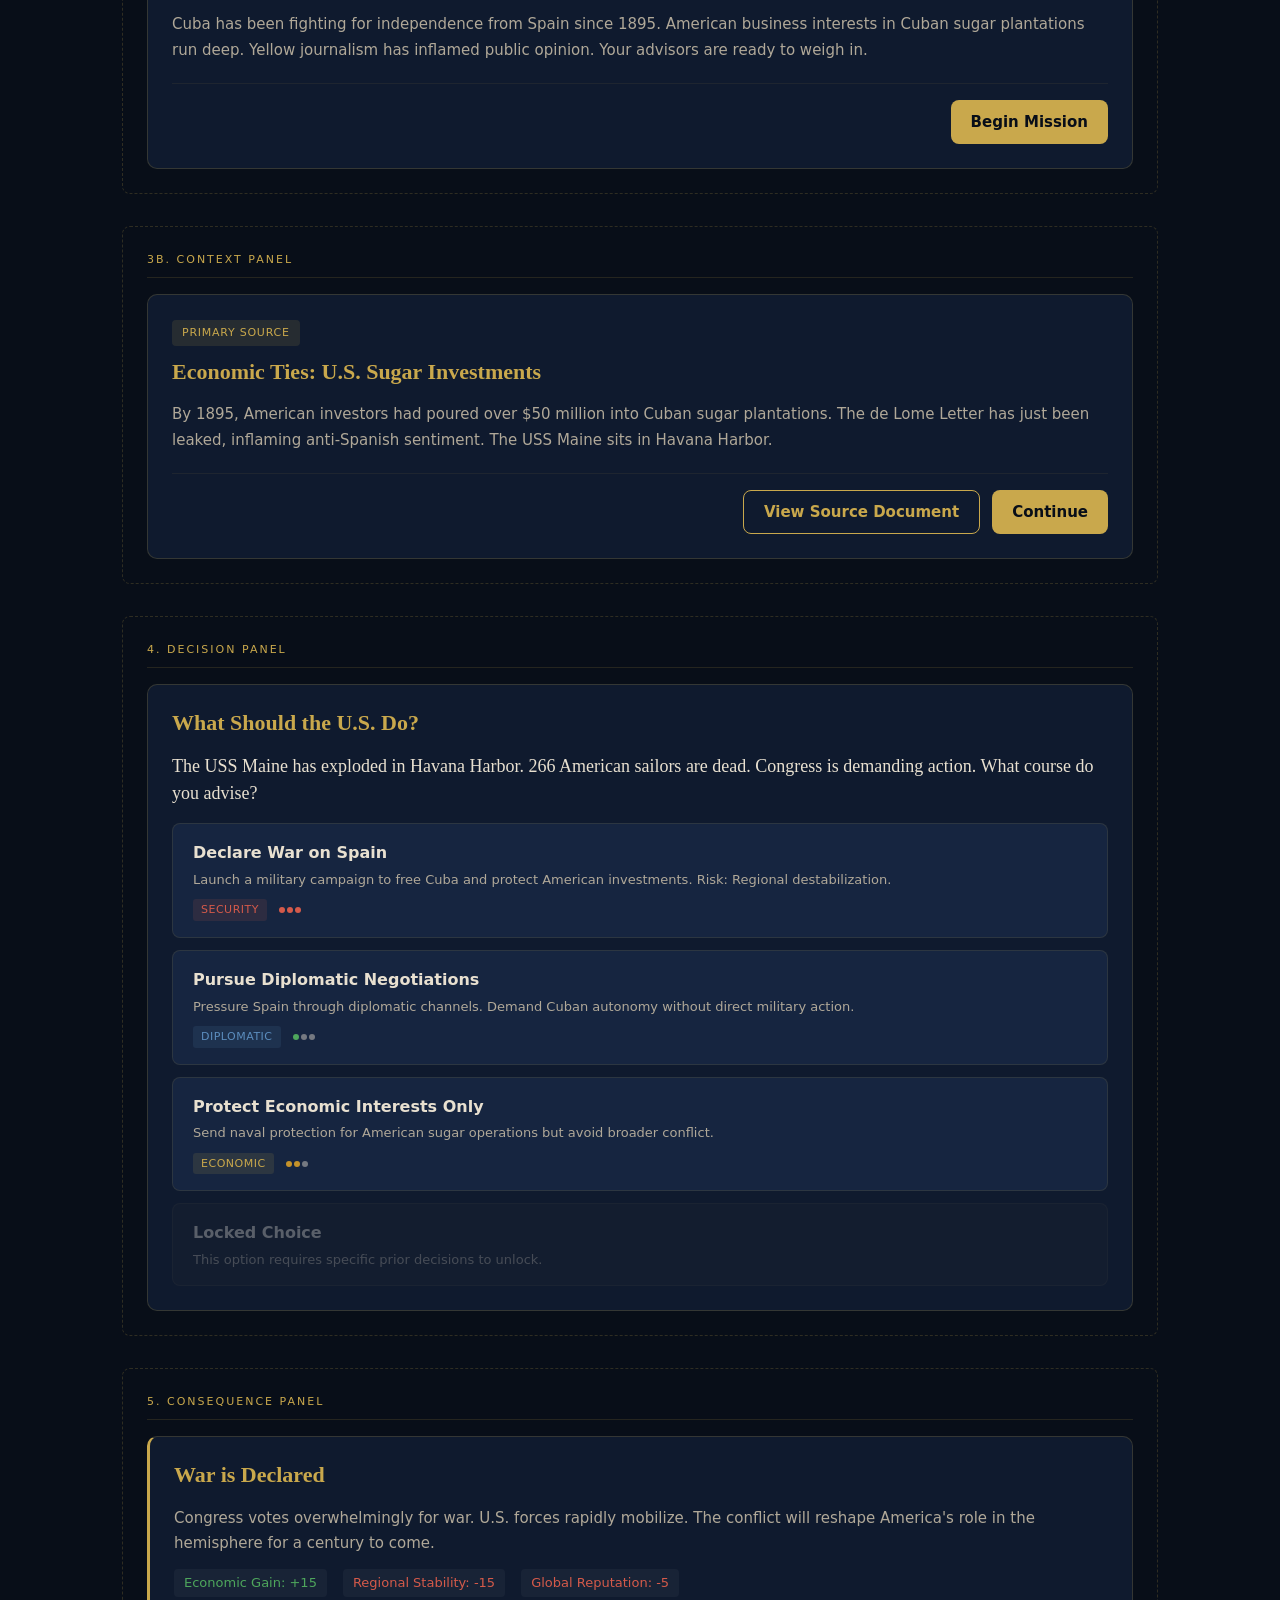
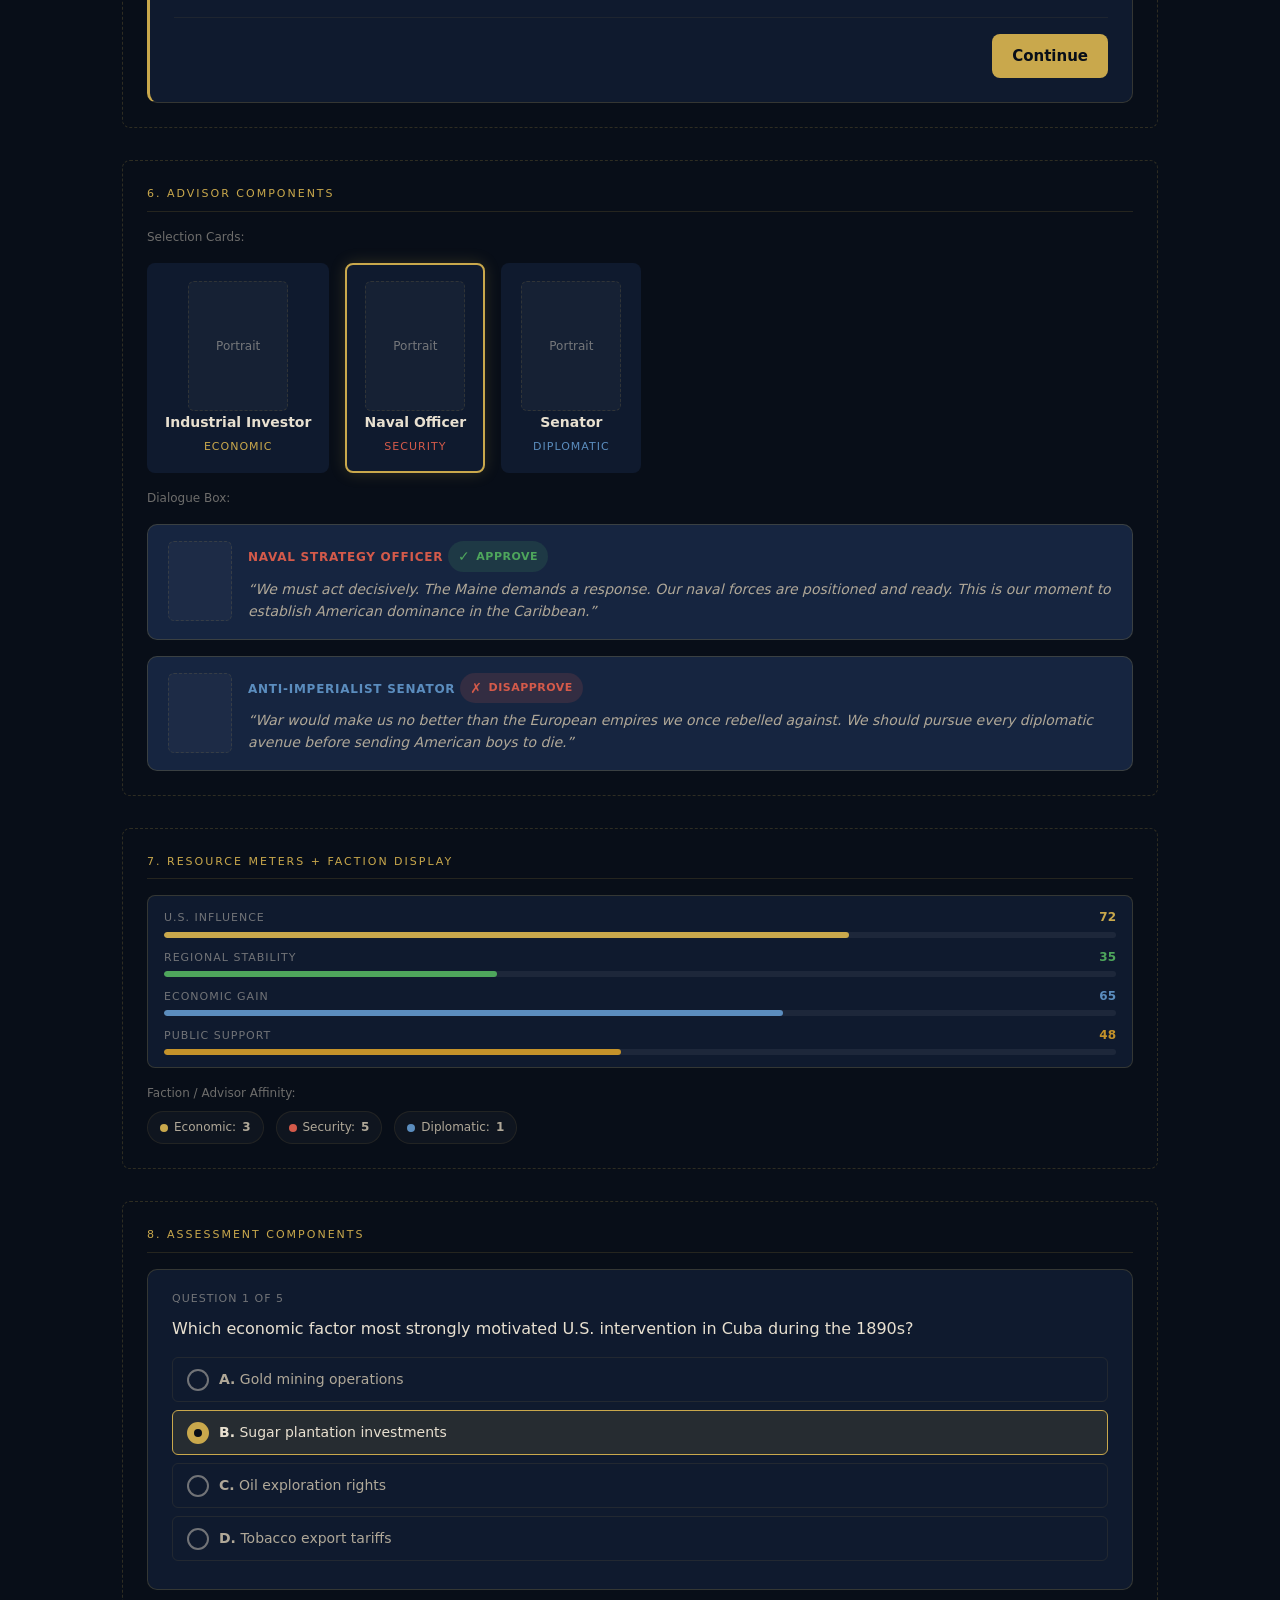
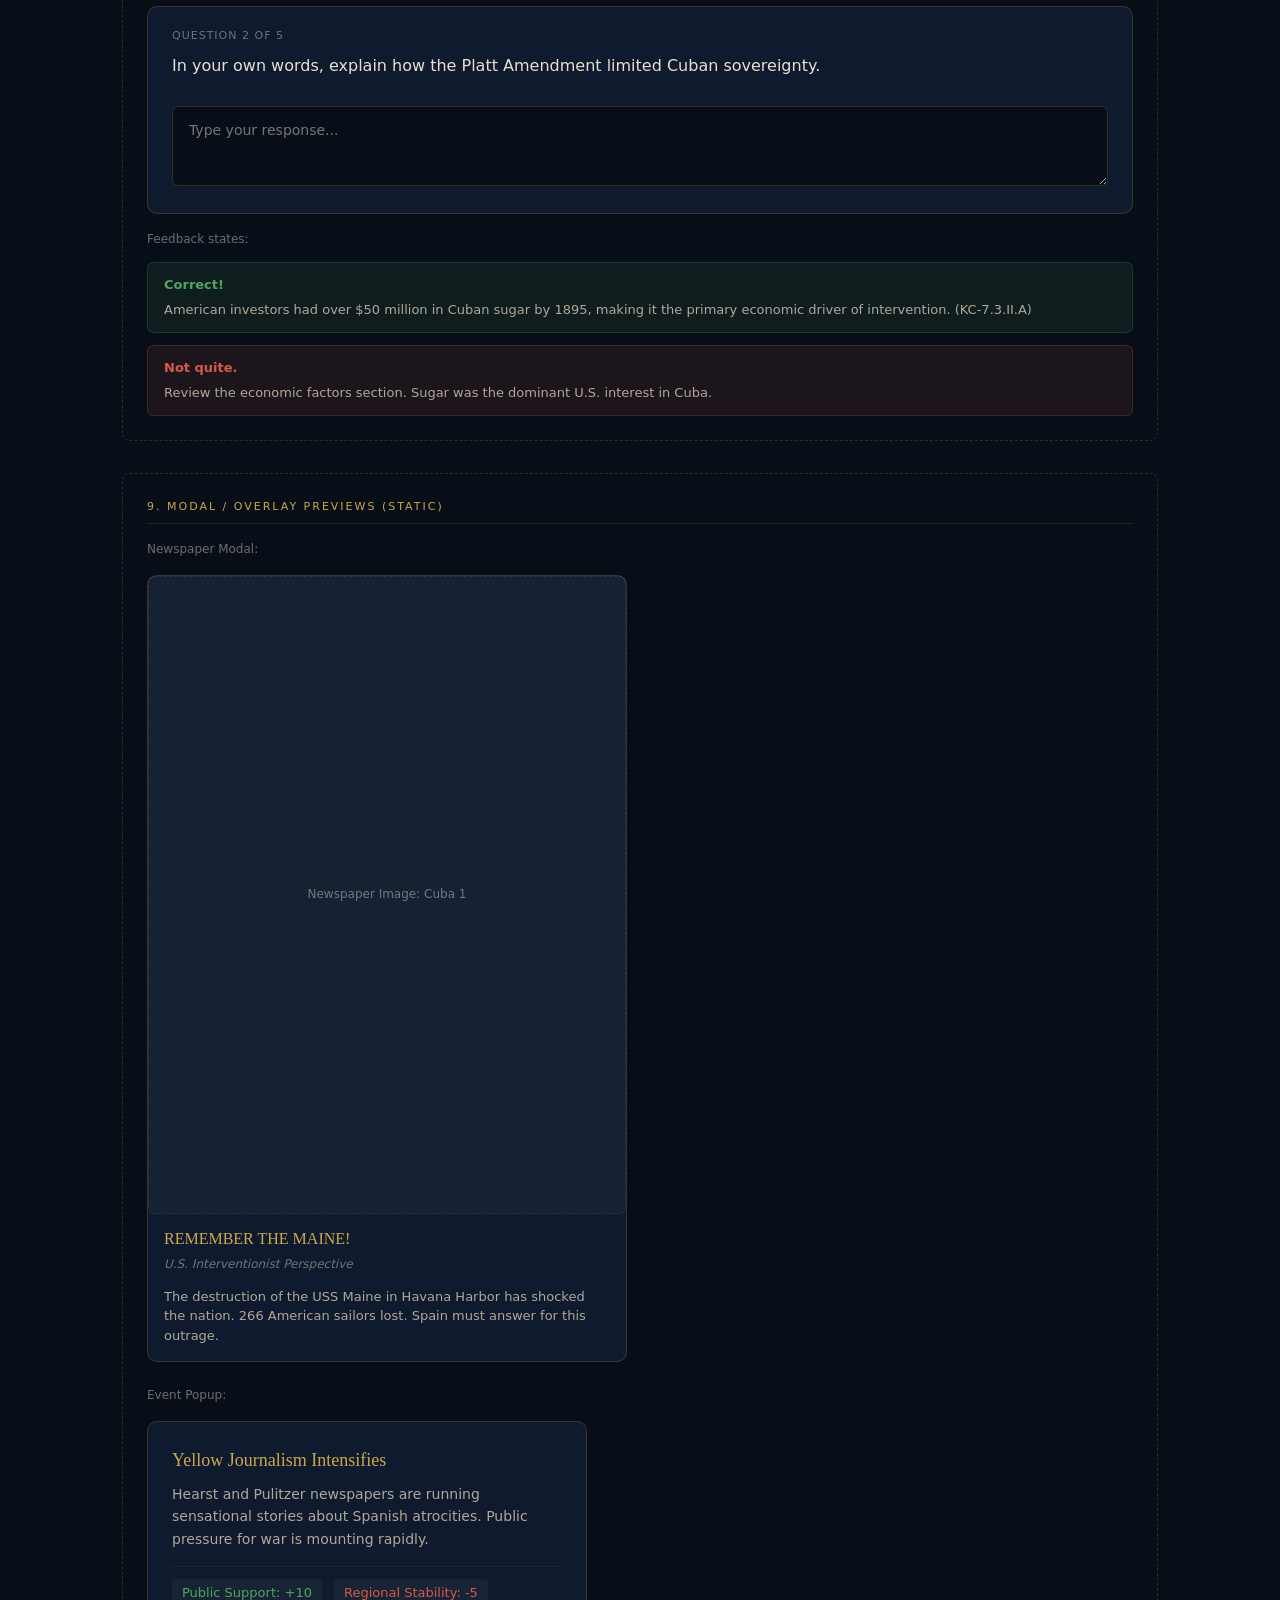
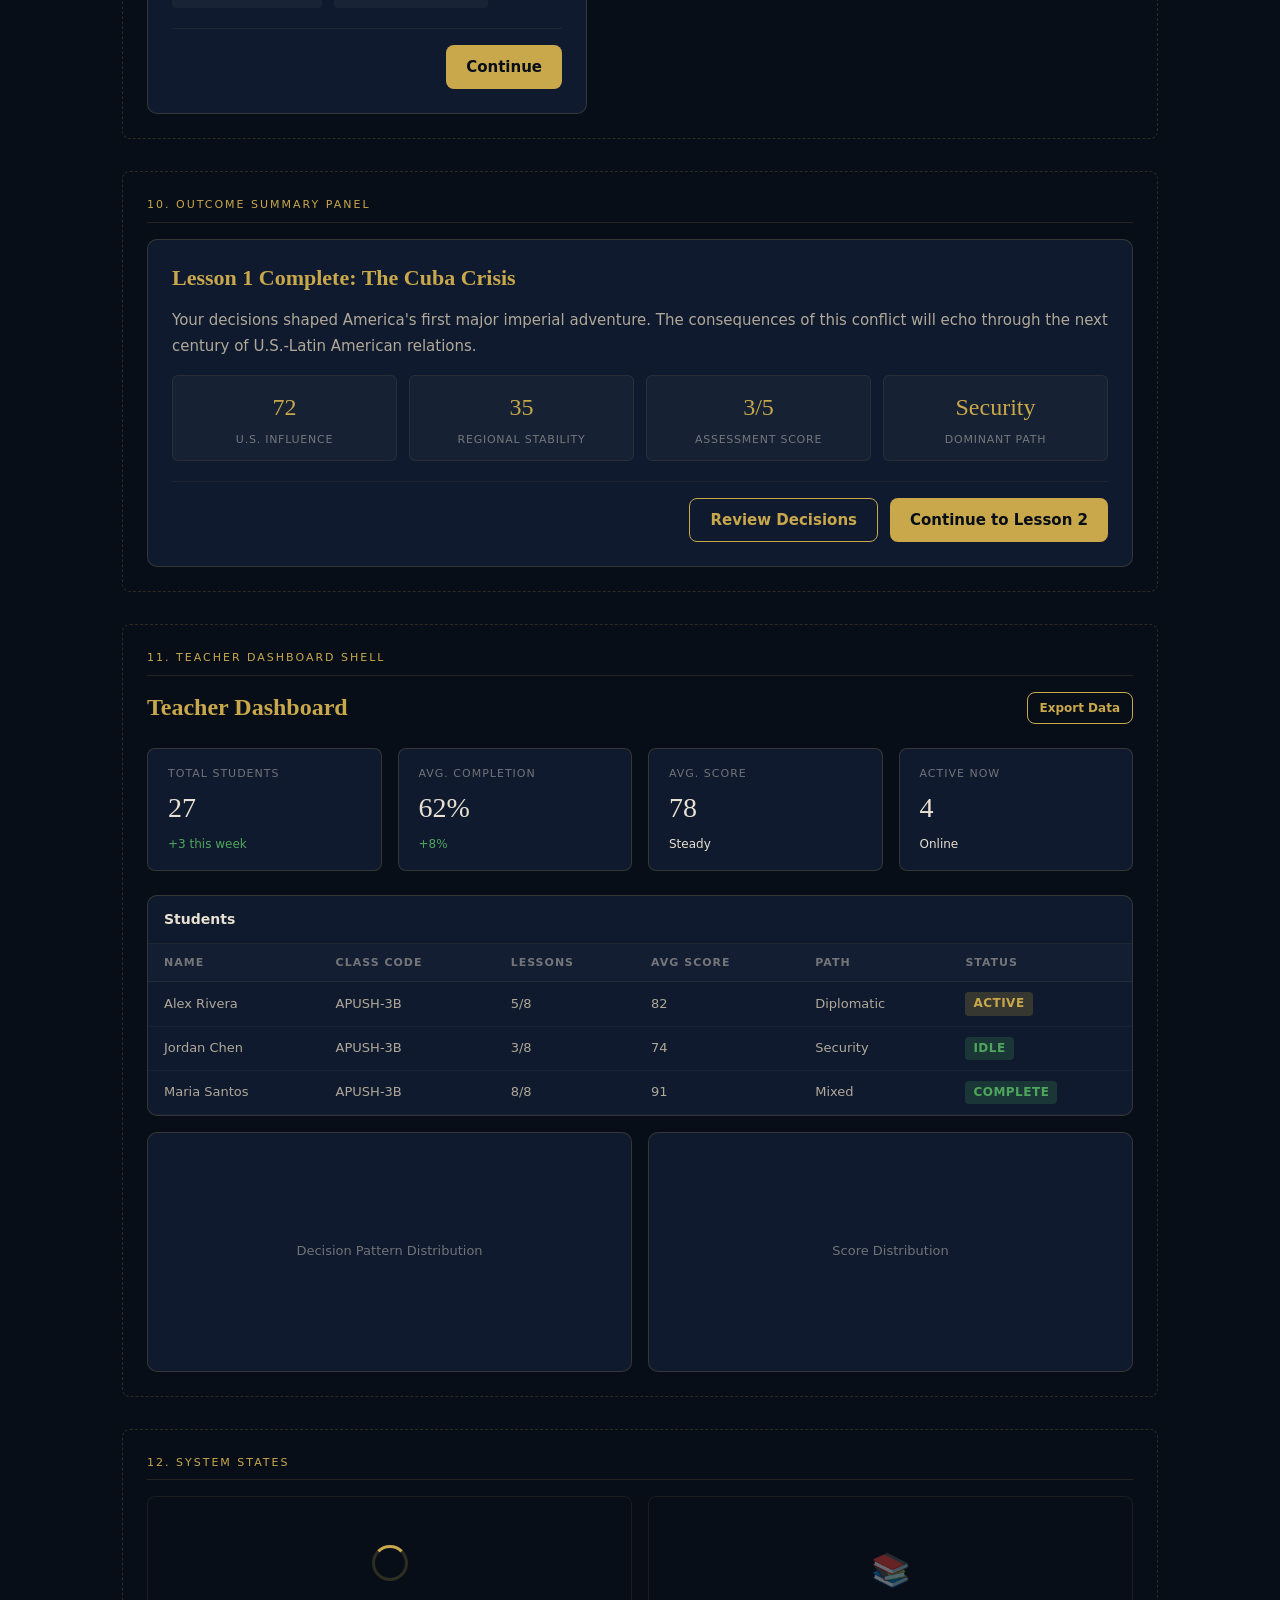
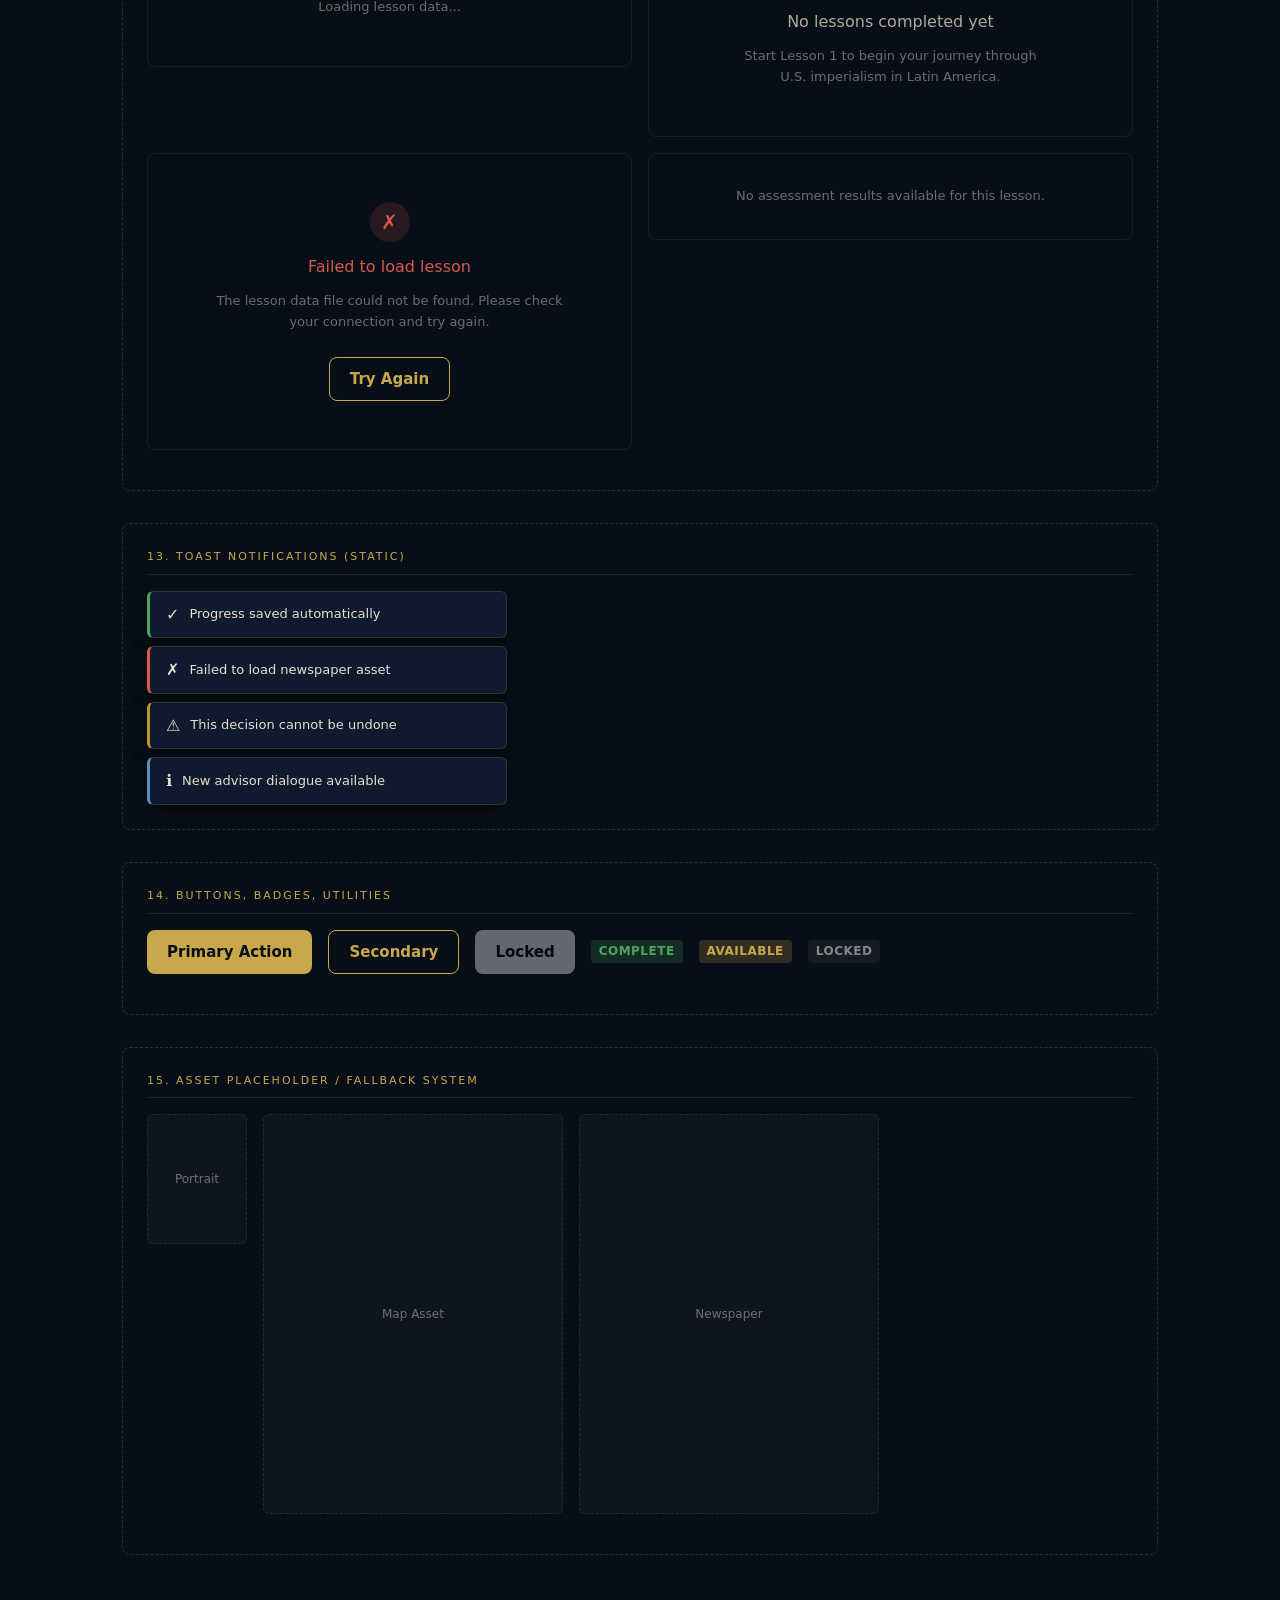
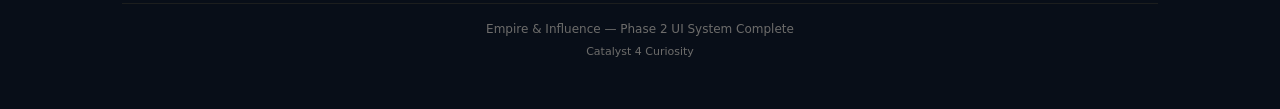
<file: ui-preview.html>
<!DOCTYPE html>
<html lang="en">
<head>
  <meta charset="UTF-8">
  <meta name="viewport" content="width=device-width, initial-scale=1.0">
  <title>Empire & Influence — UI Component Preview</title>
  <link rel="stylesheet" href="src/styles/variables.css">
  <link rel="stylesheet" href="src/styles/base.css">
  <link rel="stylesheet" href="src/styles/design-system.css">
  <link rel="stylesheet" href="src/styles/views.css">
  <style>
    .preview-section {
      margin: 2rem 0;
      padding: 1.5rem;
      border: 1px dashed rgba(201,168,76,0.2);
      border-radius: 8px;
    }
    .preview-section__label {
      font-size: 0.6875rem;
      text-transform: uppercase;
      letter-spacing: 2px;
      color: var(--ds-gold);
      margin-bottom: 1rem;
      padding-bottom: 0.5rem;
      border-bottom: 1px solid rgba(201,168,76,0.15);
    }
    .preview-row {
      display: flex;
      gap: 1rem;
      flex-wrap: wrap;
      margin-bottom: 1rem;
    }
    .preview-column {
      flex: 1;
      min-width: 280px;
    }
  </style>
</head>
<body style="background: #080E18; color: #E8E0D0; font-family: 'Segoe UI', system-ui, sans-serif;">

  <!-- ═══ PREVIEW SHELL ═══ -->
  <div style="max-width:1100px; margin:0 auto; padding:2rem;">
    <h1 style="color:#C9A84C; font-family:Georgia,serif; margin-bottom:0.5rem;">UI Component Preview</h1>
    <p style="color:#B0A898; font-size:0.875rem; margin-bottom:2rem;">Phase 2 — Empire & Influence Design System</p>

    <!-- ═══ 1. TOP NAV ═══ -->
    <div class="preview-section">
      <div class="preview-section__label">1. Top Navigation Bar</div>
      <nav class="top-nav" style="position:relative;">
        <span class="top-nav__brand">Empire & Influence</span>
        <div class="top-nav__center">
          <span class="top-nav__lesson-title">The Cuba Crisis</span>
          <span class="top-nav__lesson-era">Early Imperial</span>
        </div>
        <div class="top-nav__right">
          <div class="save-indicator"><span class="save-indicator__dot"></span> <span>Saved</span></div>
          <span class="top-nav__user">Destiny</span>
          <button class="btn btn--secondary" style="padding:0.25rem 0.75rem; min-height:32px; font-size:0.75rem;">Dashboard</button>
        </div>
      </nav>
      <div class="lesson-progress" style="margin-top:0;">
        <div class="lesson-progress__fill" style="width:35%;"></div>
      </div>
    </div>

    <!-- ═══ 2. SIDEBAR ═══ -->
    <div class="preview-section">
      <div class="preview-section__label">2. Sidebar / Lesson Progression</div>
      <div style="display:flex; gap:1rem;">
        <aside class="sidebar" style="position:relative; height:auto; max-height:400px; flex-shrink:0;">
          <div class="sidebar__section">
            <div class="sidebar__heading">Lesson 1</div>
            <div style="font-size:0.875rem; color:var(--ds-text); font-weight:600;">The Cuba Crisis</div>
            <div style="font-size:0.6875rem; color:var(--ds-text-muted); text-transform:uppercase; letter-spacing:1px;">Early Imperial</div>
          </div>
          <div class="sidebar__section">
            <div class="sidebar__heading">Progress</div>
            <div class="sidebar-step sidebar-step--completed"><span class="sidebar-step__dot"></span><span>Briefing</span></div>
            <div class="sidebar-step sidebar-step--completed"><span class="sidebar-step__dot"></span><span>Historical Context</span></div>
            <div class="sidebar-step sidebar-step--active"><span class="sidebar-step__dot"></span><span>Decision Point 1</span></div>
            <div class="sidebar-step"><span class="sidebar-step__dot"></span><span>Consequences</span></div>
            <div class="sidebar-step sidebar-step--locked"><span class="sidebar-step__dot"></span><span>Decision Point 2</span></div>
            <div class="sidebar-step sidebar-step--locked"><span class="sidebar-step__dot"></span><span>Assessment</span></div>
          </div>
          <div class="sidebar__section">
            <div class="sidebar__heading">Advisors</div>
            <div class="advisor-dock" style="flex-direction:column; padding:0; border:0;">
              <div class="advisor-dock__item advisor-dock__item--active">
                <div class="advisor-dock__thumb" style="background:var(--ds-role-economic);"></div>
                <span class="advisor-dock__name">Industrial Investor</span>
              </div>
              <div class="advisor-dock__item">
                <div class="advisor-dock__thumb" style="background:var(--ds-role-security);"></div>
                <span class="advisor-dock__name">Naval Officer</span>
              </div>
              <div class="advisor-dock__item">
                <div class="advisor-dock__thumb" style="background:var(--ds-role-diplomatic);"></div>
                <span class="advisor-dock__name">Senator</span>
              </div>
            </div>
          </div>
        </aside>
        <div style="flex:1; font-size:0.8125rem; color:var(--ds-text-muted);">
          <p>Content viewport area — lesson panels render here alongside the sidebar.</p>
        </div>
      </div>
    </div>

    <!-- ═══ 3. LESSON PANELS ═══ -->
    <div class="preview-section">
      <div class="preview-section__label">3. Briefing Panel (with map slot)</div>
      <div class="lesson-panel briefing-panel">
        <div class="lesson-panel__header">
          <h2 class="lesson-panel__title">The Cuba Crisis, 1895–1902</h2>
          <p class="lesson-panel__subtitle">Should the United States intervene in Cuba's fight for independence?</p>
        </div>
        <div class="briefing-panel__map-slot">
          <div class="map-frame" style="background:var(--ds-base); aspect-ratio:16/10;">
            <div class="asset-placeholder asset-placeholder--map"><div>Map: Cuba Sugar Economy & Naval Blockade</div></div>
            <div class="map-frame__overlay"><div class="map-frame__caption">Cuba and surrounding Caribbean waters, 1898</div></div>
          </div>
        </div>
        <div class="lesson-panel__body">
          <p>Cuba has been fighting for independence from Spain since 1895. American business interests in Cuban sugar plantations run deep. Yellow journalism has inflamed public opinion. Your advisors are ready to weigh in.</p>
        </div>
        <div class="lesson-panel__footer">
          <button class="btn btn--primary">Begin Mission</button>
        </div>
      </div>
    </div>

    <div class="preview-section">
      <div class="preview-section__label">3b. Context Panel</div>
      <div class="lesson-panel context-panel">
        <div class="lesson-panel__header">
          <div class="context-panel__source-badge">Primary Source</div>
          <h2 class="lesson-panel__title">Economic Ties: U.S. Sugar Investments</h2>
        </div>
        <div class="lesson-panel__body">
          <p>By 1895, American investors had poured over $50 million into Cuban sugar plantations. The de Lome Letter has just been leaked, inflaming anti-Spanish sentiment. The USS Maine sits in Havana Harbor.</p>
        </div>
        <div class="lesson-panel__footer">
          <button class="btn btn--secondary">View Source Document</button>
          <button class="btn btn--primary">Continue</button>
        </div>
      </div>
    </div>

    <!-- ═══ 4. DECISION PANEL ═══ -->
    <div class="preview-section">
      <div class="preview-section__label">4. Decision Panel</div>
      <div class="lesson-panel decision-panel">
        <div class="lesson-panel__header">
          <h2 class="lesson-panel__title">What Should the U.S. Do?</h2>
        </div>
        <div class="decision-panel__prompt">The USS Maine has exploded in Havana Harbor. 266 American sailors are dead. Congress is demanding action. What course do you advise?</div>
        <div class="decision-panel__options" role="group">
          <div class="decision-option" role="button" tabindex="0">
            <div class="decision-option__label">Declare War on Spain</div>
            <div class="decision-option__desc">Launch a military campaign to free Cuba and protect American investments. Risk: Regional destabilization.</div>
            <div class="decision-option__meta">
              <span class="decision-option__advisor-tag decision-option__advisor-tag--security">Security</span>
              <span class="decision-option__risk">
                <span class="decision-option__risk-dot decision-option__risk-dot--high"></span>
                <span class="decision-option__risk-dot decision-option__risk-dot--high"></span>
                <span class="decision-option__risk-dot decision-option__risk-dot--high"></span>
              </span>
            </div>
          </div>
          <div class="decision-option" role="button" tabindex="0">
            <div class="decision-option__label">Pursue Diplomatic Negotiations</div>
            <div class="decision-option__desc">Pressure Spain through diplomatic channels. Demand Cuban autonomy without direct military action.</div>
            <div class="decision-option__meta">
              <span class="decision-option__advisor-tag decision-option__advisor-tag--diplomatic">Diplomatic</span>
              <span class="decision-option__risk">
                <span class="decision-option__risk-dot decision-option__risk-dot--low"></span>
                <span class="decision-option__risk-dot"></span>
                <span class="decision-option__risk-dot"></span>
              </span>
            </div>
          </div>
          <div class="decision-option" role="button" tabindex="0">
            <div class="decision-option__label">Protect Economic Interests Only</div>
            <div class="decision-option__desc">Send naval protection for American sugar operations but avoid broader conflict.</div>
            <div class="decision-option__meta">
              <span class="decision-option__advisor-tag decision-option__advisor-tag--economic">Economic</span>
              <span class="decision-option__risk">
                <span class="decision-option__risk-dot decision-option__risk-dot--med"></span>
                <span class="decision-option__risk-dot decision-option__risk-dot--med"></span>
                <span class="decision-option__risk-dot"></span>
              </span>
            </div>
          </div>
          <div class="decision-option decision-option--locked" tabindex="-1">
            <div class="decision-option__label">Locked Choice</div>
            <div class="decision-option__desc">This option requires specific prior decisions to unlock.</div>
          </div>
        </div>
      </div>
    </div>

    <!-- ═══ 5. CONSEQUENCE PANEL ═══ -->
    <div class="preview-section">
      <div class="preview-section__label">5. Consequence Panel</div>
      <div class="lesson-panel consequence-panel">
        <div class="lesson-panel__header">
          <h2 class="lesson-panel__title">War is Declared</h2>
        </div>
        <div class="lesson-panel__body">
          <p>Congress votes overwhelmingly for war. U.S. forces rapidly mobilize. The conflict will reshape America's role in the hemisphere for a century to come.</p>
        </div>
        <div class="consequence-panel__meter-changes">
          <span class="consequence-panel__delta consequence-panel__delta--positive">Economic Gain: +15</span>
          <span class="consequence-panel__delta consequence-panel__delta--negative">Regional Stability: -15</span>
          <span class="consequence-panel__delta consequence-panel__delta--negative">Global Reputation: -5</span>
        </div>
        <div class="lesson-panel__footer">
          <button class="btn btn--primary">Continue</button>
        </div>
      </div>
    </div>

    <!-- ═══ 6. ADVISOR SYSTEM ═══ -->
    <div class="preview-section">
      <div class="preview-section__label">6. Advisor Components</div>

      <p style="font-size:0.75rem; color:var(--ds-text-muted); margin-bottom:1rem;">Selection Cards:</p>
      <div class="preview-row">
        <div class="advisor-select-card" style="min-width:140px;">
          <div class="asset-placeholder asset-placeholder--portrait"><div>Portrait</div></div>
          <div class="advisor-select-card__name">Industrial Investor</div>
          <div class="advisor-select-card__role advisor-select-card__role--economic">Economic</div>
        </div>
        <div class="advisor-select-card advisor-select-card--selected" style="min-width:140px;">
          <div class="asset-placeholder asset-placeholder--portrait"><div>Portrait</div></div>
          <div class="advisor-select-card__name">Naval Officer</div>
          <div class="advisor-select-card__role advisor-select-card__role--security">Security</div>
        </div>
        <div class="advisor-select-card" style="min-width:140px;">
          <div class="asset-placeholder asset-placeholder--portrait"><div>Portrait</div></div>
          <div class="advisor-select-card__name">Senator</div>
          <div class="advisor-select-card__role advisor-select-card__role--diplomatic">Diplomatic</div>
        </div>
      </div>

      <p style="font-size:0.75rem; color:var(--ds-text-muted); margin-bottom:1rem;">Dialogue Box:</p>
      <div class="advisor-dialogue">
        <div class="asset-placeholder asset-placeholder--portrait" style="width:64px; height:80px; flex-shrink:0;"></div>
        <div class="advisor-dialogue__content">
          <div class="advisor-dialogue__name advisor-dialogue__name--security">
            Naval Strategy Officer
            <span class="advisor-reaction advisor-reaction--approve"><span class="advisor-reaction__icon">&#10003;</span> approve</span>
          </div>
          <div class="advisor-dialogue__text">We must act decisively. The Maine demands a response. Our naval forces are positioned and ready. This is our moment to establish American dominance in the Caribbean.</div>
        </div>
      </div>

      <div style="margin-top:1rem;"></div>
      <div class="advisor-dialogue">
        <div class="asset-placeholder asset-placeholder--portrait" style="width:64px; height:80px; flex-shrink:0;"></div>
        <div class="advisor-dialogue__content">
          <div class="advisor-dialogue__name advisor-dialogue__name--diplomatic">
            Anti-Imperialist Senator
            <span class="advisor-reaction advisor-reaction--disapprove"><span class="advisor-reaction__icon">&#10007;</span> disapprove</span>
          </div>
          <div class="advisor-dialogue__text">War would make us no better than the European empires we once rebelled against. We should pursue every diplomatic avenue before sending American boys to die.</div>
        </div>
      </div>
    </div>

    <!-- ═══ 7. RESOURCE METERS ═══ -->
    <div class="preview-section">
      <div class="preview-section__label">7. Resource Meters + Faction Display</div>
      <div class="resource-bar">
        <div class="resource-meter" role="meter" aria-label="U.S. Influence" aria-valuemin="0" aria-valuemax="100" aria-valuenow="72">
          <div class="resource-meter__header">
            <span class="resource-meter__label">U.S. Influence</span>
            <span class="resource-meter__value resource-meter__value--influence">72</span>
          </div>
          <div class="resource-meter__track"><div class="resource-meter__fill resource-meter__fill--influence" style="width:72%"></div></div>
        </div>
        <div class="resource-meter" role="meter" aria-label="Regional Stability" aria-valuemin="0" aria-valuemax="100" aria-valuenow="35">
          <div class="resource-meter__header">
            <span class="resource-meter__label">Regional Stability</span>
            <span class="resource-meter__value resource-meter__value--stability">35</span>
          </div>
          <div class="resource-meter__track"><div class="resource-meter__fill resource-meter__fill--stability" style="width:35%"></div></div>
        </div>
        <div class="resource-meter" role="meter" aria-label="Economic Gain" aria-valuemin="0" aria-valuemax="100" aria-valuenow="65">
          <div class="resource-meter__header">
            <span class="resource-meter__label">Economic Gain</span>
            <span class="resource-meter__value resource-meter__value--economic">65</span>
          </div>
          <div class="resource-meter__track"><div class="resource-meter__fill resource-meter__fill--economic" style="width:65%"></div></div>
        </div>
        <div class="resource-meter" role="meter" aria-label="Public Support" aria-valuemin="0" aria-valuemax="100" aria-valuenow="48">
          <div class="resource-meter__header">
            <span class="resource-meter__label">Public Support</span>
            <span class="resource-meter__value resource-meter__value--support">48</span>
          </div>
          <div class="resource-meter__track"><div class="resource-meter__fill resource-meter__fill--support" style="width:48%"></div></div>
        </div>
      </div>

      <p style="font-size:0.75rem; color:var(--ds-text-muted); margin:1rem 0 0.5rem;">Faction / Advisor Affinity:</p>
      <div class="faction-display">
        <div class="faction-badge"><span class="faction-badge__dot faction-badge__dot--economic"></span>Economic: <span class="faction-badge__value">3</span></div>
        <div class="faction-badge"><span class="faction-badge__dot faction-badge__dot--security"></span>Security: <span class="faction-badge__value">5</span></div>
        <div class="faction-badge"><span class="faction-badge__dot faction-badge__dot--diplomatic"></span>Diplomatic: <span class="faction-badge__value">1</span></div>
      </div>
    </div>

    <!-- ═══ 8. ASSESSMENT UI ═══ -->
    <div class="preview-section">
      <div class="preview-section__label">8. Assessment Components</div>

      <div class="assessment-card" style="margin-bottom:1rem;">
        <div class="assessment-card__number">Question 1 of 5</div>
        <div class="assessment-card__prompt">Which economic factor most strongly motivated U.S. intervention in Cuba during the 1890s?</div>
        <div style="margin-top:0.75rem;">
          <div class="mc-option">
            <div class="mc-option__marker"></div>
            <div class="mc-option__text"><strong>A.</strong> Gold mining operations</div>
          </div>
          <div class="mc-option mc-option--selected">
            <div class="mc-option__marker"></div>
            <div class="mc-option__text"><strong>B.</strong> Sugar plantation investments</div>
          </div>
          <div class="mc-option">
            <div class="mc-option__marker"></div>
            <div class="mc-option__text"><strong>C.</strong> Oil exploration rights</div>
          </div>
          <div class="mc-option">
            <div class="mc-option__marker"></div>
            <div class="mc-option__text"><strong>D.</strong> Tobacco export tariffs</div>
          </div>
        </div>
      </div>

      <div class="assessment-card" style="margin-bottom:1rem;">
        <div class="assessment-card__number">Question 2 of 5</div>
        <div class="assessment-card__prompt">In your own words, explain how the Platt Amendment limited Cuban sovereignty.</div>
        <textarea class="short-response" placeholder="Type your response..." style="margin-top:0.75rem;"></textarea>
      </div>

      <p style="font-size:0.75rem; color:var(--ds-text-muted); margin-bottom:0.5rem;">Feedback states:</p>
      <div class="assessment-feedback assessment-feedback--correct" style="margin-bottom:0.5rem;">
        <strong>Correct!</strong>
        <div class="assessment-feedback__explanation">American investors had over $50 million in Cuban sugar by 1895, making it the primary economic driver of intervention. (KC-7.3.II.A)</div>
      </div>
      <div class="assessment-feedback assessment-feedback--incorrect">
        <strong>Not quite.</strong>
        <div class="assessment-feedback__explanation">Review the economic factors section. Sugar was the dominant U.S. interest in Cuba.</div>
      </div>
    </div>

    <!-- ═══ 9. MODALS (Static Preview) ═══ -->
    <div class="preview-section">
      <div class="preview-section__label">9. Modal / Overlay Previews (static)</div>

      <p style="font-size:0.75rem; color:var(--ds-text-muted); margin-bottom:1rem;">Newspaper Modal:</p>
      <div class="newspaper-modal" style="position:relative; margin:0;">
        <div class="newspaper-modal__image-frame">
          <div class="asset-placeholder asset-placeholder--newspaper" style="max-width:100%;"><div>Newspaper Image: Cuba 1</div></div>
        </div>
        <div class="newspaper-modal__headline">REMEMBER THE MAINE!</div>
        <div class="newspaper-modal__perspective">U.S. Interventionist Perspective</div>
        <div class="newspaper-modal__body">The destruction of the USS Maine in Havana Harbor has shocked the nation. 266 American sailors lost. Spain must answer for this outrage.</div>
      </div>

      <p style="font-size:0.75rem; color:var(--ds-text-muted); margin:1.5rem 0 1rem;">Event Popup:</p>
      <div class="event-popup" style="position:relative;">
        <div class="event-popup__title">Yellow Journalism Intensifies</div>
        <div class="event-popup__text">Hearst and Pulitzer newspapers are running sensational stories about Spanish atrocities. Public pressure for war is mounting rapidly.</div>
        <div class="event-popup__effects">
          <span class="consequence-panel__delta consequence-panel__delta--positive">Public Support: +10</span>
          <span class="consequence-panel__delta consequence-panel__delta--negative">Regional Stability: -5</span>
        </div>
        <div class="lesson-panel__footer">
          <button class="btn btn--primary">Continue</button>
        </div>
      </div>
    </div>

    <!-- ═══ 10. OUTCOME SUMMARY ═══ -->
    <div class="preview-section">
      <div class="preview-section__label">10. Outcome Summary Panel</div>
      <div class="lesson-panel outcome-panel">
        <div class="lesson-panel__header">
          <h2 class="lesson-panel__title">Lesson 1 Complete: The Cuba Crisis</h2>
        </div>
        <div class="lesson-panel__body">
          <p>Your decisions shaped America's first major imperial adventure. The consequences of this conflict will echo through the next century of U.S.-Latin American relations.</p>
        </div>
        <div class="outcome-panel__stats">
          <div class="outcome-stat"><div class="outcome-stat__value">72</div><div class="outcome-stat__label">U.S. Influence</div></div>
          <div class="outcome-stat"><div class="outcome-stat__value">35</div><div class="outcome-stat__label">Regional Stability</div></div>
          <div class="outcome-stat"><div class="outcome-stat__value">3/5</div><div class="outcome-stat__label">Assessment Score</div></div>
          <div class="outcome-stat"><div class="outcome-stat__value">Security</div><div class="outcome-stat__label">Dominant Path</div></div>
        </div>
        <div class="lesson-panel__footer">
          <button class="btn btn--secondary">Review Decisions</button>
          <button class="btn btn--primary">Continue to Lesson 2</button>
        </div>
      </div>
    </div>

    <!-- ═══ 11. TEACHER DASHBOARD SHELL ═══ -->
    <div class="preview-section">
      <div class="preview-section__label">11. Teacher Dashboard Shell</div>
      <div class="teacher-shell" style="padding:0;">
        <div class="teacher-shell__header">
          <h1 class="teacher-shell__title">Teacher Dashboard</h1>
          <button class="btn btn--secondary" style="padding:0.25rem 0.75rem; min-height:32px; font-size:0.75rem;">Export Data</button>
        </div>
        <div class="kpi-row">
          <div class="kpi-card"><div class="kpi-card__label">Total Students</div><div class="kpi-card__value">27</div><div class="kpi-card__trend kpi-card__trend--up">+3 this week</div></div>
          <div class="kpi-card"><div class="kpi-card__label">Avg. Completion</div><div class="kpi-card__value">62%</div><div class="kpi-card__trend kpi-card__trend--up">+8%</div></div>
          <div class="kpi-card"><div class="kpi-card__label">Avg. Score</div><div class="kpi-card__value">78</div><div class="kpi-card__trend">Steady</div></div>
          <div class="kpi-card"><div class="kpi-card__label">Active Now</div><div class="kpi-card__value">4</div><div class="kpi-card__trend">Online</div></div>
        </div>
        <div class="student-list">
          <div class="student-list__header">
            <span class="student-list__title">Students</span>
          </div>
          <table class="data-table">
            <thead>
              <tr><th>Name</th><th>Class Code</th><th>Lessons</th><th>Avg Score</th><th>Path</th><th>Status</th></tr>
            </thead>
            <tbody>
              <tr><td>Alex Rivera</td><td>APUSH-3B</td><td>5/8</td><td>82</td><td>Diplomatic</td><td><span class="badge badge--active">Active</span></td></tr>
              <tr><td>Jordan Chen</td><td>APUSH-3B</td><td>3/8</td><td>74</td><td>Security</td><td><span class="badge badge--success">Idle</span></td></tr>
              <tr><td>Maria Santos</td><td>APUSH-3B</td><td>8/8</td><td>91</td><td>Mixed</td><td><span class="badge badge--success">Complete</span></td></tr>
            </tbody>
          </table>
        </div>
        <div style="display:grid; grid-template-columns:1fr 1fr; gap:1rem; margin-top:1rem;">
          <div class="chart-container"><div class="chart-container__placeholder"><p>Decision Pattern Distribution</p></div></div>
          <div class="chart-container"><div class="chart-container__placeholder"><p>Score Distribution</p></div></div>
        </div>
      </div>
    </div>

    <!-- ═══ 12. SYSTEM STATES ═══ -->
    <div class="preview-section">
      <div class="preview-section__label">12. System States</div>
      <div class="preview-row">
        <div class="preview-column">
          <div class="state-loading" style="border:1px solid rgba(201,168,76,0.1); border-radius:8px;">
            <div class="state-loading__spinner"></div>
            <div class="state-loading__text">Loading lesson data...</div>
          </div>
        </div>
        <div class="preview-column">
          <div class="state-empty" style="border:1px solid rgba(201,168,76,0.1); border-radius:8px;">
            <div class="state-empty__icon" style="font-size:2rem; opacity:0.4;">&#128218;</div>
            <div class="state-empty__title">No lessons completed yet</div>
            <div class="state-empty__desc">Start Lesson 1 to begin your journey through U.S. imperialism in Latin America.</div>
          </div>
        </div>
      </div>
      <div class="preview-row">
        <div class="preview-column">
          <div class="state-error" style="border:1px solid rgba(201,168,76,0.1); border-radius:8px;">
            <div class="state-error__icon">&#10007;</div>
            <div class="state-error__title">Failed to load lesson</div>
            <div class="state-error__desc">The lesson data file could not be found. Please check your connection and try again.</div>
            <button class="btn btn--secondary" style="margin-top:0.75rem;">Try Again</button>
          </div>
        </div>
        <div class="preview-column">
          <div class="state-nodata" style="border:1px solid rgba(201,168,76,0.1); border-radius:8px; padding:2rem;">
            <div class="state-nodata__text">No assessment results available for this lesson.</div>
          </div>
        </div>
      </div>
    </div>

    <!-- ═══ 13. TOAST / NOTIFICATIONS ═══ -->
    <div class="preview-section">
      <div class="preview-section__label">13. Toast Notifications (static)</div>
      <div style="display:flex; flex-direction:column; gap:0.5rem; max-width:360px;">
        <div class="toast toast--success" style="position:relative; animation:none;"><span class="toast__icon">&#10003;</span><span>Progress saved automatically</span></div>
        <div class="toast toast--error" style="position:relative; animation:none;"><span class="toast__icon">&#10007;</span><span>Failed to load newspaper asset</span></div>
        <div class="toast toast--warning" style="position:relative; animation:none;"><span class="toast__icon">&#9888;</span><span>This decision cannot be undone</span></div>
        <div class="toast toast--info" style="position:relative; animation:none;"><span class="toast__icon">&#8505;</span><span>New advisor dialogue available</span></div>
      </div>
    </div>

    <!-- ═══ 14. BUTTONS + BADGES ═══ -->
    <div class="preview-section">
      <div class="preview-section__label">14. Buttons, Badges, Utilities</div>
      <div class="preview-row" style="align-items:center;">
        <button class="btn btn--primary">Primary Action</button>
        <button class="btn btn--secondary">Secondary</button>
        <button class="btn btn--locked">Locked</button>
        <span class="badge badge--success">Complete</span>
        <span class="badge badge--active">Available</span>
        <span class="badge badge--locked">Locked</span>
      </div>
    </div>

    <!-- ═══ 15. ASSET FALLBACKS ═══ -->
    <div class="preview-section">
      <div class="preview-section__label">15. Asset Placeholder / Fallback System</div>
      <div class="preview-row">
        <div class="asset-placeholder asset-placeholder--portrait"><div>Portrait</div></div>
        <div class="asset-placeholder asset-placeholder--map" style="max-width:300px;"><div>Map Asset</div></div>
        <div class="asset-placeholder asset-placeholder--newspaper"><div>Newspaper</div></div>
      </div>
    </div>

    <!-- Footer -->
    <div style="margin-top:3rem; padding:1rem 0; border-top:1px solid rgba(201,168,76,0.1); text-align:center;">
      <p style="font-size:0.75rem; color:var(--ds-text-muted);">Empire & Influence — Phase 2 UI System Complete</p>
      <p style="font-size:0.6875rem; color:var(--ds-text-muted); margin-top:0.25rem;">Catalyst 4 Curiosity</p>
    </div>
  </div>

</body>
</html>
</file>
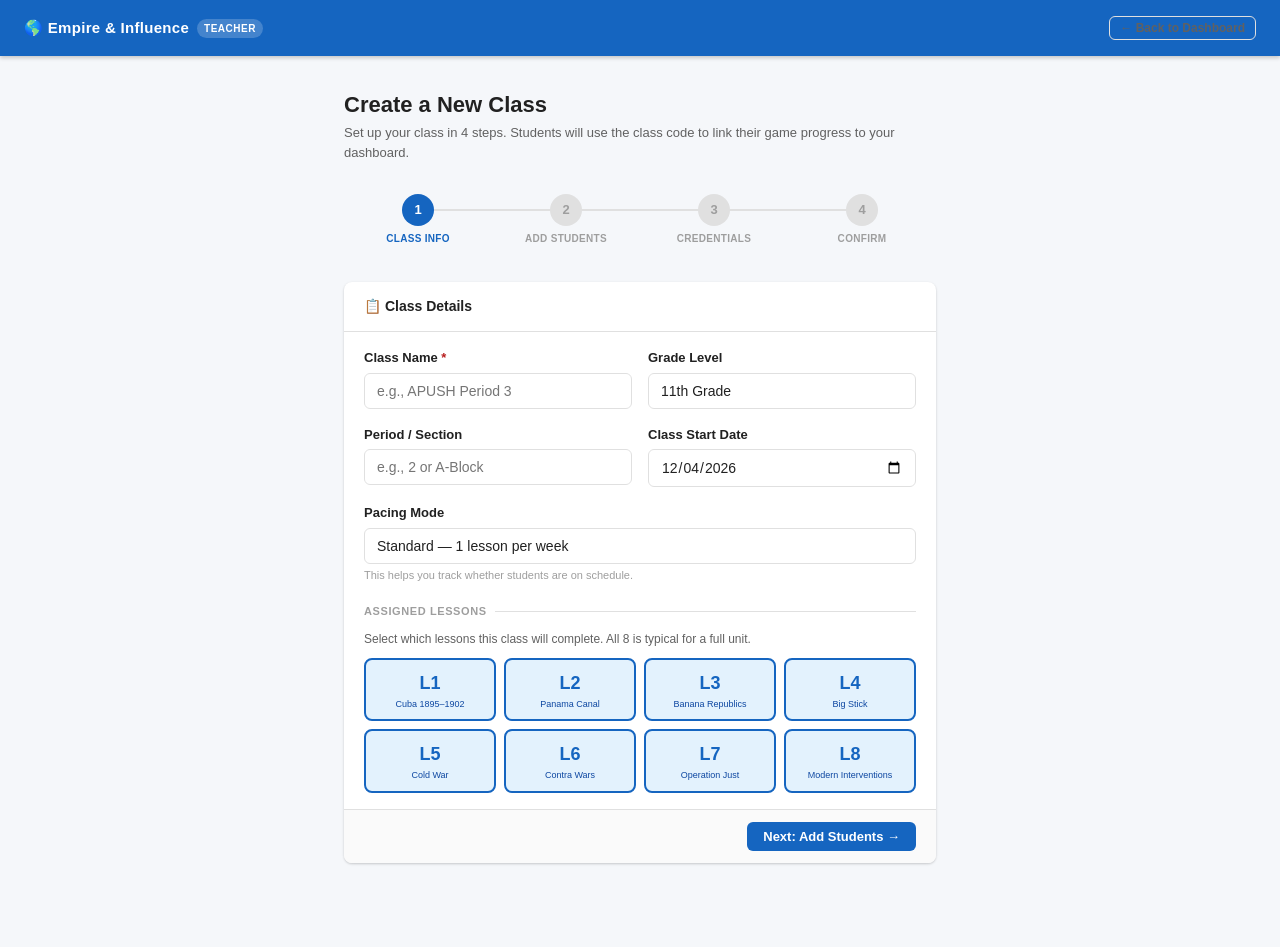
<file: dashboard/setup.html>
<!DOCTYPE html>
<html lang="en">
<head>
<meta charset="UTF-8">
<meta name="viewport" content="width=device-width, initial-scale=1.0">
<title>Create Class — Empire &amp; Influence Teacher Dashboard</title>
<link rel="stylesheet" href="css/dashboard.css">
<style>
.setup-container {
  max-width: 640px;
  margin: 0 auto;
  padding: 32px 24px 64px;
}

.step-panel { display: none; }
.step-panel.active { display: block; animation: fadeIn 0.25s ease; }

/* Lesson toggles */
.lesson-toggles { display: grid; grid-template-columns: repeat(4, 1fr); gap: 8px; }
.lesson-toggle {
  border: 2px solid var(--border);
  border-radius: 8px;
  padding: 10px 8px;
  text-align: center;
  cursor: pointer;
  transition: all 0.15s;
  background: var(--white);
  user-select: none;
}
.lesson-toggle:hover { border-color: var(--primary); }
.lesson-toggle.selected { border-color: var(--primary); background: var(--secondary); }
.lesson-toggle .lesson-num { font-size: 18px; font-weight: 900; color: var(--primary); }
.lesson-toggle .lesson-lbl { font-size: 9px; color: var(--text-muted); line-height: 1.2; margin-top: 2px; }
.lesson-toggle.selected .lesson-lbl { color: var(--primary-dark); }

/* Student list preview */
.student-preview {
  list-style: none;
  max-height: 220px;
  overflow-y: auto;
  border: 1px solid var(--border);
  border-radius: 6px;
  margin-top: 10px;
}
.student-preview li {
  display: flex;
  align-items: center;
  justify-content: space-between;
  padding: 7px 12px;
  border-bottom: 1px solid var(--border);
  font-size: 12px;
}
.student-preview li:last-child { border-bottom: none; }
.student-preview li .creds { font-family: monospace; color: var(--primary); font-size: 11px; }
.student-preview li button { background: none; border: none; cursor: pointer; color: var(--danger); font-size: 13px; padding: 0 4px; }

/* Login cards for print */
@media print {
  .app-header, .setup-container > *:not(#print-cards) { display: none !important; }
  #print-cards { display: block !important; }
}
#print-cards { display: none; }
.print-card-grid {
  display: grid;
  grid-template-columns: repeat(3, 1fr);
  gap: 8px;
}
.print-card {
  border: 1.5px solid #ccc;
  border-radius: 6px;
  padding: 10px;
  page-break-inside: avoid;
}
.print-card-name { font-size: 13px; font-weight: 700; margin-bottom: 3px; }
.print-card-class { font-size: 10px; color: #666; margin-bottom: 6px; }
.print-card-creds { background: #f5f5f5; border-radius: 4px; padding: 6px; }
.print-cred-row { display: flex; justify-content: space-between; font-size: 11px; margin-bottom: 2px; }
.print-cred-row:last-child { margin-bottom: 0; }
.print-cred-val { font-weight: 700; color: #1565C0; font-family: monospace; }
</style>
</head>
<body>

<header class="app-header">
  <div class="header-left">
    <div class="app-logo">🌎 Empire &amp; Influence <span class="logo-tag">Teacher</span></div>
  </div>
  <div class="header-right">
    <a href="index.html" class="btn btn-ghost btn-sm">← Back to Dashboard</a>
  </div>
</header>

<div class="setup-container">
  <div class="page-header" style="margin-bottom:32px;">
    <div class="page-header-left">
      <h1>Create a New Class</h1>
      <p>Set up your class in 4 steps. Students will use the class code to link their game progress to your dashboard.</p>
    </div>
  </div>

  <!-- Wizard Steps -->
  <div class="wizard-steps" id="wizard-steps">
    <div class="wiz-step active" id="wiz1"><div class="wiz-num">1</div><div class="wiz-label">Class Info</div></div>
    <div class="wiz-step" id="wiz2"><div class="wiz-num">2</div><div class="wiz-label">Add Students</div></div>
    <div class="wiz-step" id="wiz3"><div class="wiz-num">3</div><div class="wiz-label">Credentials</div></div>
    <div class="wiz-step" id="wiz4"><div class="wiz-num">4</div><div class="wiz-label">Confirm</div></div>
  </div>

  <!-- ─── Step 1: Class Info ─────────────────────────────── -->
  <div class="step-panel active" id="step-1">
    <div class="card">
      <div class="card-header"><span class="card-title">📋 Class Details</span></div>
      <div class="card-body">
        <div class="form-row">
          <div class="form-group">
            <label class="form-label">Class Name <span style="color:var(--danger)">*</span></label>
            <input type="text" class="form-input" id="cls-name" placeholder="e.g., APUSH Period 3" maxlength="80" required>
          </div>
          <div class="form-group">
            <label class="form-label">Grade Level</label>
            <select class="form-select" id="cls-grade">
              <option value="10">10th Grade</option>
              <option value="11" selected>11th Grade</option>
              <option value="12">12th Grade</option>
            </select>
          </div>
        </div>
        <div class="form-row">
          <div class="form-group">
            <label class="form-label">Period / Section</label>
            <input type="text" class="form-input" id="cls-period" placeholder="e.g., 2 or A-Block">
          </div>
          <div class="form-group">
            <label class="form-label">Class Start Date</label>
            <input type="date" class="form-input" id="cls-start">
          </div>
        </div>
        <div class="form-group">
          <label class="form-label">Pacing Mode</label>
          <select class="form-select" id="cls-pacing">
            <option value="standard">Standard — 1 lesson per week</option>
            <option value="accelerated">Accelerated — 2 lessons per week</option>
            <option value="block">Block Schedule — 1 lesson per class day</option>
            <option value="custom">Custom</option>
          </select>
          <div class="form-hint">This helps you track whether students are on schedule.</div>
        </div>

        <div class="section-label" style="margin-top:20px;">Assigned Lessons</div>
        <p style="font-size:12px;color:var(--text-secondary);margin-bottom:10px;">Select which lessons this class will complete. All 8 is typical for a full unit.</p>
        <div class="lesson-toggles" id="lesson-toggles">
          <!-- Rendered by JS -->
        </div>
      </div>
      <div class="card-footer">
        <div></div>
        <button class="btn btn-primary" onclick="nextStep(1)">Next: Add Students →</button>
      </div>
    </div>
  </div>

  <!-- ─── Step 2: Add Students ───────────────────────────── -->
  <div class="step-panel" id="step-2">
    <div class="card">
      <div class="card-header"><span class="card-title">👥 Add Students</span></div>
      <div class="card-body">
        <div class="alert alert-info">
          <span>💡</span>
          <span>Add students now to auto-generate login credentials, or add them later. Students can also create their own accounts using the class code.</span>
        </div>

        <div style="display:flex;gap:16px;margin-bottom:16px;">
          <button class="btn btn-secondary" onclick="setAddMode('bulk'); return false;" id="mode-bulk-btn">📋 Paste Roster</button>
          <button class="btn btn-ghost"     onclick="setAddMode('manual'); return false;" id="mode-manual-btn">+ Add One at a Time</button>
        </div>

        <!-- Bulk mode -->
        <div id="bulk-mode">
          <div class="form-group">
            <label class="form-label">Paste Student Names (one per line)</label>
            <textarea class="form-textarea" id="bulk-names" placeholder="Aisha Johnson&#10;Brandon Lee&#10;Carlos Mendez&#10;..." rows="8"></textarea>
            <div class="form-hint">Copy/paste from your gradebook. First and last name on each line.</div>
          </div>
          <button class="btn btn-primary btn-sm" onclick="addBulkStudents()">Add These Students</button>
        </div>

        <!-- Manual mode -->
        <div id="manual-mode" style="display:none;">
          <div class="form-row" style="align-items:flex-end;">
            <div class="form-group" style="margin-bottom:0;">
              <label class="form-label">Student Name</label>
              <input type="text" class="form-input" id="manual-name" placeholder="First Last" onkeydown="if(event.key==='Enter') addManualStudent()">
            </div>
            <button class="btn btn-primary" onclick="addManualStudent()">Add</button>
          </div>
        </div>

        <!-- Student List -->
        <div id="student-list-area" style="display:none;margin-top:16px;">
          <div style="display:flex;align-items:center;justify-content:space-between;margin-bottom:6px;">
            <div class="section-label" style="margin-bottom:0;">Students Added (<span id="student-count">0</span>)</div>
            <button class="btn btn-ghost btn-sm" onclick="clearStudents()">Clear All</button>
          </div>
          <ul class="student-preview" id="student-list"></ul>
        </div>
      </div>
      <div class="card-footer">
        <button class="btn btn-ghost" onclick="prevStep(2)">← Back</button>
        <button class="btn btn-primary" onclick="nextStep(2)">Next: Generate Credentials →</button>
      </div>
    </div>
  </div>

  <!-- ─── Step 3: Credentials ───────────────────────────── -->
  <div class="step-panel" id="step-3">
    <div class="card">
      <div class="card-header">
        <span class="card-title">🔑 Auto-Generated Login Credentials</span>
        <button class="card-action-btn" onclick="regenerateCredentials()">↺ Regenerate All</button>
      </div>
      <div class="card-body">
        <div class="alert alert-success">
          <span>✓</span>
          <span>Credentials have been auto-generated. Students use these to log in to Empire &amp; Influence. Each student will also need the class code.</span>
        </div>
        <div class="class-code-big" id="step3-code">—</div>
        <p style="text-align:center;font-size:12px;color:var(--text-secondary);margin-bottom:16px;">This is your class code. Share it with students at the start of the unit.</p>
        <div class="login-cards-grid" id="creds-preview"></div>
      </div>
      <div class="card-footer">
        <button class="btn btn-ghost" onclick="prevStep(3)">← Back</button>
        <button class="btn btn-primary" onclick="nextStep(3)">Next: Confirm →</button>
      </div>
    </div>
  </div>

  <!-- ─── Step 4: Confirm ──────────────────────────────── -->
  <div class="step-panel" id="step-4">
    <div class="card">
      <div class="card-header"><span class="card-title">✅ Class Created!</span></div>
      <div class="card-body">
        <div id="confirm-summary"></div>
        <div class="class-code-big" id="step4-code">—</div>
        <p style="text-align:center;font-size:12px;color:var(--text-secondary);margin-bottom:20px;">Share this code with your students. They'll enter it when they start the game.</p>

        <div style="display:flex;gap:10px;justify-content:center;flex-wrap:wrap;margin-bottom:20px;">
          <button class="btn btn-primary btn-lg" onclick="printLoginCards()">🖨 Print Login Cards</button>
          <a id="go-to-class-btn" href="#" class="btn btn-secondary btn-lg">View Class Dashboard →</a>
        </div>

        <div class="alert alert-info">
          <span>📋</span>
          <span><strong>What to tell students:</strong><br>
          1. Open Empire &amp; Influence<br>
          2. Enter the class code: <strong id="inline-code">—</strong><br>
          3. Enter your username and password from your login card<br>
          4. Play all assigned lessons<br>
          5. When finished, click "Share with Teacher" to export your data</span>
        </div>

        <div class="section-label">Login Cards Preview</div>
        <div class="login-cards-grid" id="confirm-cards"></div>
      </div>
    </div>
  </div>
</div>

<!-- Print area (hidden) -->
<div id="print-cards">
  <h2 style="margin-bottom:12px;">Empire &amp; Influence Login Cards</h2>
  <div class="print-card-grid" id="print-card-grid"></div>
</div>

<script type="module">
import { createClass, addStudentsBulk, addStudent, getStudents, LESSONS } from './js/core.js';

// ─── State ──────────────────────────────────────────────────────

let currentStep     = 1;
let tempStudents    = []; // [{ name, username, password }] — before saving to DB
let selectedLessons = [1,2,3,4,5,6,7,8];
let createdClassId  = null;
let createdClass    = null;

// ─── Init ──────────────────────────────────────────────────────────

document.getElementById('cls-start').value = new Date().toISOString().split('T')[0];
renderLessonToggles();

// ─── Lesson Toggles ────────────────────────────────────────────────

function renderLessonToggles() {
  const container = document.getElementById('lesson-toggles');
  container.innerHTML = LESSONS.map(l => `
    <div class="lesson-toggle selected" id="lt-${l.id}" onclick="toggleLesson(${l.id})">
      <div class="lesson-num">L${l.id}</div>
      <div class="lesson-lbl">${esc(l.title.split(' ').slice(0,2).join(' '))}</div>
    </div>`).join('');
}

window.toggleLesson = function(id) {
  const el  = document.getElementById(`lt-${id}`);
  const idx = selectedLessons.indexOf(id);
  if (idx >= 0) { selectedLessons.splice(idx, 1); el.classList.remove('selected'); }
  else          { selectedLessons.push(id); selectedLessons.sort((a,b)=>a-b); el.classList.add('selected'); }
};

// ─── Step Navigation ───────────────────────────────────────────────

window.nextStep = function(from) {
  if (from === 1) {
    if (!document.getElementById('cls-name').value.trim()) { alert('Please enter a class name.'); return; }
    if (!selectedLessons.length) { alert('Please select at least one lesson.'); return; }
  }
  if (from === 2) {
    // Save class + students now
    if (!createdClassId) {
      createdClass = createClass({
        name:            document.getElementById('cls-name').value.trim(),
        grade:           document.getElementById('cls-grade').value,
        period:          document.getElementById('cls-period').value.trim(),
        pacingMode:      document.getElementById('cls-pacing').value,
        startDate:       document.getElementById('cls-start').value,
        assignedLessons: selectedLessons,
      });
      createdClassId = createdClass.id;
      if (tempStudents.length) {
        addStudentsBulk(createdClassId, tempStudents.map(s => s.name));
      }
    }
    document.getElementById('step3-code').textContent = createdClass.code;
    renderCredsPreview();
  }
  if (from === 3) {
    renderConfirm();
  }
  goToStep(from + 1);
};

window.prevStep = function(from) { goToStep(from - 1); };

function goToStep(step) {
  document.querySelectorAll('.step-panel').forEach(p => p.classList.remove('active'));
  document.getElementById(`step-${step}`).classList.add('active');

  document.querySelectorAll('.wiz-step').forEach((el, i) => {
    el.classList.remove('active');
    if (i + 1 < step)  el.classList.add('done');
    if (i + 1 === step) el.classList.add('active');
  });
  currentStep = step;
  window.scrollTo(0, 0);
}

// ─── Student Management (Pre-save) ─────────────────────────────────

window.setAddMode = function(mode) {
  document.getElementById('bulk-mode').style.display   = mode === 'bulk'   ? 'block' : 'none';
  document.getElementById('manual-mode').style.display = mode === 'manual' ? 'block' : 'none';
  document.getElementById('mode-bulk-btn').className   = 'btn ' + (mode === 'bulk'   ? 'btn-secondary' : 'btn-ghost');
  document.getElementById('mode-manual-btn').className = 'btn ' + (mode === 'manual' ? 'btn-secondary' : 'btn-ghost');
};

window.addBulkStudents = function() {
  const raw = document.getElementById('bulk-names').value.trim();
  if (!raw) { alert('Please paste student names first.'); return; }
  const names = raw.split('\n').map(n => n.trim()).filter(Boolean);
  names.forEach(name => {
    if (!tempStudents.find(s => s.name.toLowerCase() === name.toLowerCase())) {
      tempStudents.push({ name, username: genUsername(name, tempStudents), password: genPassword() });
    }
  });
  document.getElementById('bulk-names').value = '';
  renderStudentList();
};

window.addManualStudent = function() {
  const inp  = document.getElementById('manual-name');
  const name = inp.value.trim();
  if (!name) { alert('Enter a student name.'); return; }
  if (tempStudents.find(s => s.name.toLowerCase() === name.toLowerCase())) { alert(`${name} is already in the list.`); return; }
  tempStudents.push({ name, username: genUsername(name, tempStudents), password: genPassword() });
  inp.value = '';
  renderStudentList();
  inp.focus();
};

window.removeStudent = function(name) {
  tempStudents = tempStudents.filter(s => s.name !== name);
  renderStudentList();
};

window.clearStudents = function() {
  if (confirm('Remove all students?')) { tempStudents = []; renderStudentList(); }
};

function renderStudentList() {
  const area = document.getElementById('student-list-area');
  const list = document.getElementById('student-list');
  document.getElementById('student-count').textContent = tempStudents.length;

  if (!tempStudents.length) { area.style.display = 'none'; return; }
  area.style.display = 'block';
  list.innerHTML = tempStudents.map(s => `
    <li>
      <span>${esc(s.name)}</span>
      <span class="creds">${esc(s.username)} / ${esc(s.password)}</span>
      <button onclick="removeStudent('${esc(s.name)}')" title="Remove">✕</button>
    </li>`).join('');
}

// ─── Credentials Preview ────────────────────────────────────────────

function renderCredsPreview() {
  const students = createdClassId ? getStudents(createdClassId) : tempStudents;
  const el = document.getElementById('creds-preview');
  if (!students.length) { el.innerHTML = '<p style="color:var(--text-muted);font-size:13px;">No students added — you can add them later from the class dashboard.</p>'; return; }
  el.innerHTML = students.map(s => `
    <div class="login-card">
      <div class="login-card-name">${esc(s.name)}</div>
      <div class="login-card-class">${esc(createdClass?.name || '')} · Code: <strong>${esc(createdClass?.code || '')}</strong></div>
      <div class="login-card-creds">
        <div class="cred-row"><span class="cred-key">Username</span><span class="cred-val">${esc(s.username)}</span></div>
        <div class="cred-row"><span class="cred-key">Password</span><span class="cred-val">${esc(s.password)}</span></div>
      </div>
    </div>`).join('');
}

window.regenerateCredentials = function() {
  alert('To reset all passwords, delete the class and recreate it. Individual passwords can be changed from the class roster.');
};

// ─── Confirm + Login Cards ──────────────────────────────────────────

function renderConfirm() {
  const students = createdClassId ? getStudents(createdClassId) : [];
  document.getElementById('step4-code').textContent   = createdClass?.code || '—';
  document.getElementById('inline-code').textContent  = createdClass?.code || '—';
  document.getElementById('go-to-class-btn').href     = `index.html`;

  document.getElementById('confirm-summary').innerHTML = `
    <div class="alert alert-success" style="margin-bottom:16px;">
      <span>✅</span>
      <span>
        <strong>${esc(createdClass?.name || '')}</strong> has been created!<br>
        ${students.length} student account(s) · ${selectedLessons.length} lessons assigned · Started ${esc(createdClass?.startDate || '')}
      </span>
    </div>`;

  // Login cards in confirm step
  const cardsEl = document.getElementById('confirm-cards');
  cardsEl.innerHTML = students.map(s => `
    <div class="login-card">
      <div class="login-card-name">${esc(s.name)}</div>
      <div class="login-card-class">${esc(createdClass?.name || '')} · <strong>${esc(createdClass?.code || '')}</strong></div>
      <div class="login-card-creds">
        <div class="cred-row"><span class="cred-key">Username</span><span class="cred-val">${esc(s.username)}</span></div>
        <div class="cred-row"><span class="cred-key">Password</span><span class="cred-val">${esc(s.password)}</span></div>
      </div>
    </div>`).join('');

  // Build print cards
  const printGrid = document.getElementById('print-card-grid');
  printGrid.innerHTML = students.map(s => `
    <div class="print-card">
      <div class="print-card-name">${esc(s.name)}</div>
      <div class="print-card-class">Class: ${esc(createdClass?.name || '')} &nbsp;|&nbsp; Code: <strong>${esc(createdClass?.code || '')}</strong></div>
      <div class="print-card-creds">
        <div class="print-cred-row"><span>Username:</span><span class="print-cred-val">${esc(s.username)}</span></div>
        <div class="print-cred-row"><span>Password:</span><span class="print-cred-val">${esc(s.password)}</span></div>
      </div>
    </div>`).join('');
}

window.printLoginCards = function() {
  document.getElementById('print-cards').style.display = 'block';
  window.print();
  setTimeout(() => { document.getElementById('print-cards').style.display = 'none'; }, 500);
};

// ─── Utilities ─────────────────────────────────────────────────────

function esc(s) { return String(s || '').replace(/&/g,'&amp;').replace(/</g,'&lt;').replace(/>/g,'&gt;').replace(/"/g,'&quot;'); }

function genUsername(name, existing) {
  const parts = name.trim().toLowerCase().split(/\s+/);
  const base  = (parts[0] + (parts[1]?.[0] || '')).replace(/[^a-z0-9]/g, '').slice(0, 12);
  const taken = new Set(existing.map(s => s.username));
  let candidate = base || 'student';
  let n = 1;
  while (taken.has(candidate)) { candidate = base + (++n); }
  return candidate;
}

function genPassword() {
  const w = ['maple','river','cloud','storm','frost','eagle','tiger','ocean','brave','swift'];
  return w[Math.floor(Math.random() * w.length)] + Math.floor(100 + Math.random() * 900);
}
</script>
</body>
</html>
</file>
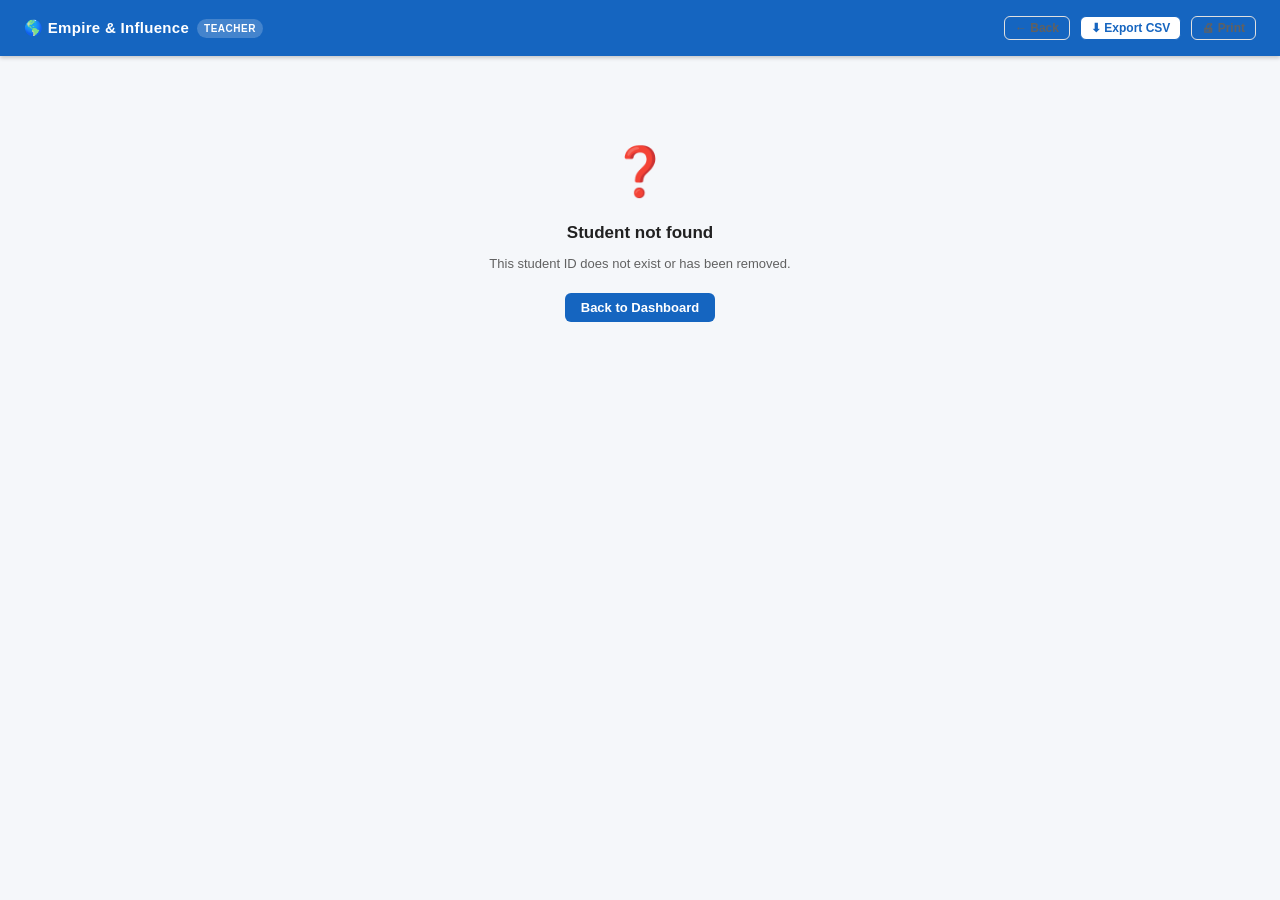
<file: dashboard/student.html>
<!DOCTYPE html>
<html lang="en">
<head>
<meta charset="UTF-8">
<meta name="viewport" content="width=device-width, initial-scale=1.0">
<title>Student Profile — Empire &amp; Influence Teacher Dashboard</title>
<link rel="stylesheet" href="css/dashboard.css">
<style>
/* Student profile-specific styles */
.profile-hero {
  background: linear-gradient(135deg, #0D47A1, #1976D2);
  color: #fff;
  padding: 24px 28px;
  border-radius: 10px;
  margin-bottom: 24px;
  display: flex;
  align-items: center;
  justify-content: space-between;
  flex-wrap: wrap;
  gap: 16px;
}

.profile-hero-name {
  font-size: 24px;
  font-weight: 800;
  margin-bottom: 4px;
}

.profile-hero-meta {
  font-size: 13px;
  opacity: 0.85;
  display: flex;
  gap: 16px;
  flex-wrap: wrap;
}

.profile-hero-right {
  text-align: right;
}

.profile-hero-ideology {
  font-size: 18px;
  font-weight: 700;
  margin-bottom: 4px;
}

.profile-hero-ending {
  font-size: 13px;
  opacity: 0.85;
}

/* Growth meter */
.growth-row {
  display: flex;
  align-items: center;
  gap: 10px;
  padding: 8px 0;
  border-bottom: 1px solid var(--border);
  font-size: 13px;
}
.growth-row:last-child { border-bottom: none; }
.growth-lesson { width: 180px; flex-shrink: 0; color: var(--text-secondary); font-size: 12px; }
.growth-pre  { width: 44px; text-align: right; color: var(--text-muted); font-size: 12px; }
.growth-bar  { flex: 1; position: relative; height: 16px; display: flex; align-items: center; gap: 2px; }
.growth-post { width: 44px; font-weight: 700; text-align: right; font-size: 12px; }
.growth-delta { width: 40px; text-align: right; font-size: 12px; font-weight: 700; }

.growth-bar-pre  { height: 10px; border-radius: 3px; background: #E3F2FD; border: 1.5px solid #1565C0; }
.growth-bar-post { height: 14px; border-radius: 4px; background: var(--primary); }

/* Section cards with left stripe */
.section-card { margin-bottom: 24px; }
.section-card .card-header { background: #FAFAFA; }

/* Decision timeline */
.tl-lesson-era {
  font-size: 10px;
  text-transform: uppercase;
  letter-spacing: 0.5px;
  padding: 2px 7px;
  border-radius: 10px;
  font-weight: 700;
}
.era-early   { background: #E8F5E9; color: #2E7D32; }
.era-cold    { background: #FFF3E0; color: #E65100; }
.era-modern  { background: #F3E5F5; color: #6A1B9A; }

.tl-no-data { font-size: 12px; color: var(--text-muted); font-style: italic; padding: 4px 0; }

/* Ideology evolution bars */
.ideo-evo-container {
  display: flex;
  gap: 8px;
  align-items: flex-end;
  padding: 8px 0 0;
  overflow-x: auto;
}

.ideo-evo-col {
  flex: 1;
  min-width: 40px;
  display: flex;
  flex-direction: column;
  align-items: center;
}

.ideo-evo-bars {
  display: flex;
  gap: 2px;
  align-items: flex-end;
  height: 80px;
  width: 100%;
  justify-content: center;
}

.ideo-evo-bar {
  flex: 1;
  border-radius: 3px 3px 0 0;
  min-height: 4px;
  transition: height 0.4s;
}

.ideo-evo-label {
  font-size: 9px;
  color: var(--text-muted);
  text-align: center;
  margin-top: 5px;
  line-height: 1.3;
}

/* Misconception item */
.mis-item {
  display: flex;
  align-items: center;
  gap: 12px;
  padding: 12px 0;
  border-bottom: 1px solid var(--border);
}
.mis-item:last-child { border-bottom: none; }
.mis-circle {
  width: 40px;
  height: 40px;
  border-radius: 50%;
  display: flex;
  align-items: center;
  justify-content: center;
  font-size: 13px;
  font-weight: 900;
  flex-shrink: 0;
}
.mis-high   { background: #FFEBEE; color: #C62828; }
.mis-medium { background: #FFF3E0; color: #E65100; }
.mis-info   { flex: 1; }
.mis-lesson { font-size: 13px; font-weight: 700; }
.mis-skill  { font-size: 12px; color: var(--text-secondary); margin-top: 2px; }
.mis-action { font-size: 11px; font-style: italic; color: var(--text-muted); margin-top: 2px; }
.mis-score  { font-size: 16px; font-weight: 800; color: var(--danger); text-align: right; }

/* Continuity flag detail */
.flag-detail { display: flex; flex-direction: column; gap: 8px; }
.flag-detail-item {
  display: flex;
  align-items: flex-start;
  gap: 10px;
  padding: 10px 12px;
  border-radius: 6px;
  border: 1px solid var(--border);
  font-size: 12px;
}
.flag-detail-item.triggered { background: #E8F5E9; border-color: #A5D6A7; }
.flag-detail-icon { font-size: 16px; flex-shrink: 0; }
.flag-detail-body { flex: 1; }
.flag-detail-name { font-weight: 700; color: var(--text-primary); font-size: 12px; }
.flag-detail-lesson { font-size: 10px; color: var(--text-muted); margin-top: 1px; }
.flag-detail-impact { font-size: 11px; color: var(--text-secondary); margin-top: 3px; }
.flag-detail-delayed { font-size: 9px; background: #FFF3E0; color: #E65100; padding: 1px 5px; border-radius: 4px; font-weight: 700; }
</style>
</head>
<body>

<header class="app-header">
  <div class="header-left">
    <div class="app-logo">
      🌎 Empire &amp; Influence
      <span class="logo-tag">Teacher</span>
    </div>
  </div>
  <div class="header-right no-print">
    <button class="btn btn-ghost btn-sm" onclick="window.history.back()">← Back</button>
    <button class="btn btn-secondary btn-sm" onclick="exportThisStudent()">⬇ Export CSV</button>
    <button class="btn btn-ghost btn-sm" onclick="window.print()">🖨 Print</button>
  </div>
</header>

<main class="main" id="main-content">
  <div id="no-student" class="empty-state" style="display:none;">
    <div class="empty-icon">❓</div>
    <h3>Student not found</h3>
    <p>This student ID does not exist or has been removed.</p>
    <a href="index.html" class="btn btn-primary">Back to Dashboard</a>
  </div>

  <div id="student-content"></div>
</main>

<script type="module">
import {
  getStudent, getClass, getStudentAnalytics,
  getIdeologyProfile, computeL8Ending,
  CONTINUITY_FLAGS, IDEOLOGY_DISPLAY, L8_ENDINGS, LESSONS,
  generateStudentCSV, downloadCSV,
} from './js/core.js';

// ─── Load Student ─────────────────────────────────────────────────

const params    = new URLSearchParams(window.location.search);
const studentId = params.get('id');
const student   = studentId ? getStudent(studentId) : null;
const analytics = student  ? getStudentAnalytics(student) : null;
const cls       = student  ? getClass(student.classId) : null;

if (!student || !analytics) {
  document.getElementById('no-student').style.display = 'block';
} else {
  renderStudentProfile();
}

// ─── Export ───────────────────────────────────────────────────────

window.exportThisStudent = function() {
  if (!analytics) return;
  const csv = generateStudentCSV(student, analytics);
  downloadCSV(csv, `empire-student-${student.name.replace(/\s+/g,'-')}-${Date.now()}.csv`);
};

// ─── Render ───────────────────────────────────────────────────────

function renderStudentProfile() {
  document.title = `${student.name} — Teacher Dashboard`;

  const { completedLessons, progress, ideologyProfile, l8Ending, avgPostScore, avgGrowth,
          growthPairs, decisionHistory, turningPoints, misconceptions, triggeredFlags,
          delayedTriggered, ideologyEvolution, flags, assessments } = analytics;

  const ideoCfg = IDEOLOGY_DISPLAY[ideologyProfile.ideology] || IDEOLOGY_DISPLAY.mixed;

  document.getElementById('student-content').innerHTML = `
    <!-- Breadcrumb -->
    <div class="breadcrumb">
      <a href="index.html">My Classes</a>
      <span class="sep">›</span>
      <a href="index.html?class=${student.classId}">${esc(cls?.name || 'Class')}</a>
      <span class="sep">›</span>
      <span>${esc(student.name)}</span>
    </div>

    <!-- Hero Section 1: Overview -->
    <div class="profile-hero">
      <div class="profile-hero-left">
        <div class="profile-hero-name">${esc(student.name)}</div>
        <div class="profile-hero-meta">
          <span>📚 ${esc(cls?.name || '')}</span>
          <span>📅 Period ${esc(cls?.period || '')}</span>
          <span>🔑 ${esc(student.username)}</span>
        </div>
        <div style="margin-top:12px;display:flex;gap:8px;flex-wrap:wrap;">
          <span class="badge badge-${getStatusBadge(analytics.status)}">${getStatusLabel(analytics.status)}</span>
          <span class="badge badge-gray">${completedLessons.length}/8 Lessons</span>
          ${avgPostScore !== null ? `<span class="badge badge-${avgPostScore >= 80 ? 'green' : avgPostScore >= 60 ? 'blue' : 'red'}">Avg ${avgPostScore}%</span>` : ''}
        </div>
      </div>
      <div class="profile-hero-right">
        <div class="profile-hero-ideology">
          <span class="badge ${ideoCfg.badgeClass}" style="font-size:13px;padding:4px 12px;">${ideoCfg.label}</span>
        </div>
        <div class="profile-hero-ending" style="margin-top:8px;">
          ${l8Ending && completedLessons.includes(8)
            ? `L8 Ending: <strong>${l8Ending.type} — ${l8Ending.name}</strong>`
            : `<span style="opacity:0.6">L8 Ending: Not yet reached</span>`}
        </div>
        ${avgGrowth !== null ? `<div style="margin-top:6px;font-size:12px;opacity:0.8;">Avg Growth: <strong>${avgGrowth > 0 ? '+' : ''}${avgGrowth}% per lesson</strong></div>` : ''}
      </div>
    </div>

    <!-- Section 1: Assessment Growth -->
    <div class="section-card card">
      <div class="card-header">
        <span class="card-title">📊 Assessment Growth: Pre → Post by Lesson</span>
        <span style="font-size:11px;color:var(--text-muted)">VALIDATION CHECK 4: Pre and post scores are stored separately</span>
      </div>
      <div class="card-body">
        ${renderGrowthChart(growthPairs, completedLessons)}
      </div>
    </div>

    <!-- Section 2: Decision Timeline -->
    <div class="section-card card">
      <div class="card-header">
        <span class="card-title">🗺 Decision Timeline: Lesson-by-Lesson Choices</span>
        <span style="font-size:11px;color:var(--text-muted)">Visual history of how this student navigated each lesson</span>
      </div>
      <div class="card-body">
        ${turningPoints.length ? `
          <div class="alert alert-warning" style="margin-bottom:14px;">
            <span>🔑</span>
            <span><strong>Turning Points:</strong> ${turningPoints.length} decisions by this student set cross-lesson continuity flags. Look for these in the timeline below.</span>
          </div>` : ''}
        <div class="timeline">
          ${renderDecisionTimeline(decisionHistory, turningPoints)}
        </div>
      </div>
    </div>

    <!-- Section 3: Ideology Tracking -->
    <div class="section-card card">
      <div class="card-header">
        <span class="card-title">🧠 Ideology Profile &amp; Evolution</span>
        <span style="font-size:11px;color:var(--text-muted)">VALIDATION CHECK 1: Profile drives L8 ending via getIdeologyProfile()</span>
      </div>
      <div class="card-body">
        ${renderIdeologySection(ideologyProfile, ideologyEvolution, completedLessons)}
      </div>
    </div>

    <!-- Section 4: Misconceptions -->
    <div class="section-card card">
      <div class="card-header">
        <span class="card-title">⚠ Misconceptions &amp; Weak Areas</span>
        <span style="font-size:11px;color:var(--text-muted)">Post-assessment scores below 70% indicate areas needing attention</span>
      </div>
      <div class="card-body">
        ${renderMisconceptions(misconceptions, completedLessons, assessments)}
      </div>
    </div>

    <!-- Section 5: Continuity Flags -->
    <div class="section-card card">
      <div class="card-header">
        <span class="card-title">🔗 Continuity Flags (${triggeredFlags.length} / 19 triggered)</span>
        <span style="font-size:11px;color:var(--text-muted)">VALIDATION CHECK 2: All 19 cross-lesson flags evaluated</span>
      </div>
      <div class="card-body">
        ${delayedTriggered.length ? `
          <div class="alert alert-warning" style="margin-bottom:14px;">
            <span>⚠</span>
            <span>This student triggered <strong>${delayedTriggered.length} delayed consequence(s)</strong> — decisions in one lesson that fired a consequence in a later lesson. These are marked below.</span>
          </div>` : ''}
        <div style="display:grid;grid-template-columns:repeat(auto-fill,minmax(260px,1fr));gap:8px;">
          ${renderFlagDetails(CONTINUITY_FLAGS, flags)}
        </div>
      </div>
    </div>

    <!-- Section 6: Final Outcome -->
    <div class="section-card card">
      <div class="card-header">
        <span class="card-title">🏁 Lesson 8 Final Outcome</span>
        <span style="font-size:11px;color:var(--text-muted)">VALIDATION CHECK 1: Outcome determined by getIdeologyProfile()</span>
      </div>
      <div class="card-body">
        ${renderFinalOutcome(l8Ending, ideologyProfile, turningPoints, completedLessons)}
      </div>
    </div>

    <!-- Teacher Notes placeholder -->
    <div class="section-card card no-print">
      <div class="card-header">
        <span class="card-title">📝 Teacher Notes</span>
        <button class="card-action-btn" onclick="saveNote('${student.id}')">Save</button>
      </div>
      <div class="card-body">
        <textarea class="form-textarea" id="teacher-note-${student.id}" placeholder="Add private notes about this student's historical reasoning, participation, or intervention plan…" rows="3">${loadNote(student.id)}</textarea>
      </div>
    </div>
  `;
}

// ─── Section Renderers ────────────────────────────────────────────

function renderGrowthChart(growthPairs, completedLessons) {
  if (!growthPairs.length) {
    const noAssess = completedLessons.map(lid => {
      const lesson = LESSONS.find(l => l.id === lid);
      return `<div class="growth-row"><div class="growth-lesson">${lesson?.short || 'L'+lid}: ${esc(lesson?.title || '')}</div><div style="color:var(--text-muted);font-size:12px;">No assessment data</div></div>`;
    }).join('');
    return noAssess || '<p style="color:var(--text-muted);">No lessons completed yet.</p>';
  }

  return `
    <div style="display:flex;align-items:center;gap:8px;margin-bottom:10px;font-size:11px;color:var(--text-muted);">
      <div style="width:8px;height:8px;border-radius:2px;background:#E3F2FD;border:1.5px solid #1565C0;"></div> Pre-score &nbsp;
      <div style="width:12px;height:12px;border-radius:3px;background:var(--primary);"></div> Post-score
    </div>
    ${growthPairs.map(g => {
      const lesson = LESSONS.find(l => l.id === g.lessonId);
      const deltaColor = g.growth > 0 ? 'var(--success)' : g.growth < 0 ? 'var(--danger)' : 'var(--text-muted)';
      const mastery = g.post >= 80 ? '✓ Mastered' : g.post >= 60 ? '~ Developing' : '✗ Needs Support';
      const masteryColor = g.post >= 80 ? 'var(--success)' : g.post >= 60 ? 'var(--warning)' : 'var(--danger)';
      return `<div class="growth-row">
        <div class="growth-lesson">${lesson?.short || 'L'+g.lessonId}: ${esc(lesson?.title || '')}</div>
        <div class="growth-pre" title="Pre-score">${g.pre}%</div>
        <div class="growth-bar">
          <div class="growth-bar-pre" style="width:${g.pre}%;min-width:4px;" title="Pre: ${g.pre}%"></div>
          <div class="growth-bar-post" style="width:${Math.max(4, g.post)}%;min-width:4px;" title="Post: ${g.post}%"></div>
        </div>
        <div class="growth-post" title="Post-score">${g.post}%</div>
        <div class="growth-delta" style="color:${deltaColor};">${g.growth > 0 ? '+' : ''}${g.growth}%</div>
        <div style="width:80px;font-size:10px;color:${masteryColor};font-weight:600;">${mastery}</div>
      </div>`;
    }).join('')}
    ${completedLessons.filter(lid => !growthPairs.find(g => g.lessonId === lid)).map(lid => {
      const lesson = LESSONS.find(l => l.id === lid);
      return `<div class="growth-row"><div class="growth-lesson">${lesson?.short || 'L'+lid}: ${esc(lesson?.title || '')}</div><div style="color:var(--text-muted);font-size:12px;">Assessment data incomplete</div></div>`;
    }).join('')}`;
}

function renderDecisionTimeline(decisionHistory, turningPoints) {
  return decisionHistory.map(lesson => {
    const eraClass = lesson.lessonId <= 4 ? 'era-early' : lesson.lessonId <= 7 ? 'era-cold' : 'era-modern';
    const eraLabel = lesson.lessonId <= 4 ? 'Early Imperial' : lesson.lessonId <= 7 ? 'Cold War' : 'Post-Cold War';
    const dotClass = lesson.completed ? 'done' : 'pending';

    let decisionsHtml = '';
    if (!lesson.completed) {
      decisionsHtml = `<div class="tl-no-data">Not yet reached</div>`;
    } else if (!lesson.decisions.length) {
      decisionsHtml = `<div class="tl-no-data">Decisions not recorded</div>`;
    } else {
      decisionsHtml = lesson.decisions.map(d => {
        const tp = turningPoints.find(t => t.lessonId === lesson.lessonId && t.decisionLabel === d.label);
        const ideoCfg = d.ideology ? (IDEOLOGY_DISPLAY[d.ideology === 'security' ? 'interventionist' : d.ideology === 'diplomatic' ? 'diplomatic' : d.ideology === 'economic' ? 'economic_pragmatist' : 'mixed'] || null) : null;
        return `
          <div class="tl-decision">
            <div class="tl-decision-label">
              ${ideoCfg ? `<span class="badge ${ideoCfg.badgeClass}" style="font-size:9px;margin-right:4px;">${ideoCfg.label.split(' ')[0]}</span>` : ''}
              ${esc(d.label || d.choice || d.id)}
            </div>
          </div>
          ${tp ? `<div class="tl-turning-point">🔑 Turning Point: This decision set <strong>${esc(tp.flag)}</strong> → Impact: ${esc(tp.impact)}</div>` : ''}`;
      }).join('');
    }

    return `
      <div class="tl-lesson">
        <div class="tl-lesson-dot ${dotClass}"></div>
        <div class="tl-lesson-title">
          ${lesson.short}: ${esc(lesson.title)}
          <span class="tl-lesson-era ${eraClass}">${eraLabel}</span>
          ${lesson.completed ? '<span class="badge badge-green" style="font-size:9px;">✓ Complete</span>' : '<span class="badge badge-gray" style="font-size:9px;">Not started</span>'}
        </div>
        <div class="tl-decisions">${decisionsHtml}</div>
      </div>`;
  }).join('');
}

function renderIdeologySection(profile, evolution, completedLessons) {
  const scores = profile.scores || {};
  const total  = Math.max(1, (scores.interventionist || 0) + (scores.diplomatic || 0) + (scores.economic_pragmatist || 0));
  const intPct = Math.round((scores.interventionist || 0) / total * 100);
  const dipPct = Math.round((scores.diplomatic || 0) / total * 100);
  const ecoPct = Math.round((scores.economic_pragmatist || 0) / total * 100);

  const ideoHtml = `
    <div class="two-col" style="gap:24px;">
      <div>
        <div class="section-label">Current Profile</div>
        <div style="margin-bottom:12px;">
          <span class="badge ${IDEOLOGY_DISPLAY[profile.ideology]?.badgeClass || 'badge-gray'}" style="font-size:14px;padding:5px 14px;margin-bottom:8px;display:inline-block;">
            ${IDEOLOGY_DISPLAY[profile.ideology]?.label || 'Mixed'}
          </span>
          ${profile.confidence > 0 ? `<div style="font-size:12px;color:var(--text-secondary);margin-top:4px;">Confidence: <strong>${profile.confidence}%</strong></div>` : '<div style="font-size:12px;color:var(--text-muted);">No dominant axis yet</div>'}
        </div>

        <div class="section-label">Axis Breakdown</div>
        <div class="bar-chart">
          <div class="bar-row">
            <div class="bar-row-label">Interventionist</div>
            <div class="bar-track"><div class="bar-fill red" style="width:${intPct}%">${intPct >= 20 ? `<span>${intPct}%</span>` : ''}</div></div>
            <div class="bar-row-val">${intPct}%</div>
          </div>
          <div class="bar-row">
            <div class="bar-row-label">Diplomatic</div>
            <div class="bar-track"><div class="bar-fill" style="width:${dipPct}%">${dipPct >= 20 ? `<span>${dipPct}%</span>` : ''}</div></div>
            <div class="bar-row-val">${dipPct}%</div>
          </div>
          <div class="bar-row">
            <div class="bar-row-label">Econ. Pragmatist</div>
            <div class="bar-track"><div class="bar-fill orange" style="width:${ecoPct}%">${ecoPct >= 20 ? `<span>${ecoPct}%</span>` : ''}</div></div>
            <div class="bar-row-val">${ecoPct}%</div>
          </div>
        </div>
      </div>

      <div>
        <div class="section-label">Ideology by Lesson (How it evolved)</div>
        ${evolution.length ? `
          <div class="ideo-evo-container">
            ${evolution.map(e => `
              <div class="ideo-evo-col">
                <div class="ideo-evo-bars">
                  <div class="ideo-evo-bar" style="height:${e.int}%;background:#C62828;border-radius:3px;" title="Interventionist: ${e.int}%"></div>
                  <div class="ideo-evo-bar" style="height:${e.dip}%;background:#1565C0;border-radius:3px;" title="Diplomatic: ${e.dip}%"></div>
                  <div class="ideo-evo-bar" style="height:${e.eco}%;background:#F57F17;border-radius:3px;" title="Economic: ${e.eco}%"></div>
                </div>
                <div class="ideo-evo-label">L${e.lessonId}</div>
              </div>`).join('')}
          </div>
          <div class="ideo-legend" style="margin-top:8px;">
            <div class="ideo-legend-item"><div class="ideo-legend-dot" style="background:#C62828;"></div>Interventionist</div>
            <div class="ideo-legend-item"><div class="ideo-legend-dot" style="background:#1565C0;"></div>Diplomatic</div>
            <div class="ideo-legend-item"><div class="ideo-legend-dot" style="background:#F57F17;"></div>Economic</div>
          </div>` : '<p style="color:var(--text-muted);font-size:12px;">Not enough data yet to show evolution.</p>'}
      </div>
    </div>`;

  return ideoHtml;
}

function renderMisconceptions(misconceptions, completedLessons, assessments) {
  if (!misconceptions.length) {
    const hasAny = completedLessons.some(lid => assessments[lid]);
    if (!hasAny) return '<p style="color:var(--text-muted);font-size:13px;">No assessment data available.</p>';
    return `<div class="alert alert-success"><span>✓</span><span>No significant misconceptions detected. All completed assessments scored ≥70%.</span></div>`;
  }

  return `
    <div class="alert alert-warning" style="margin-bottom:14px;">
      <span>⚠</span>
      <span>${misconceptions.length} lesson(s) with scores below 70% — review these standards with the student.</span>
    </div>
    ${misconceptions.map(m => {
      const lesson   = LESSONS.find(l => l.id === m.lessonId);
      const severity = m.severity === 'high' ? 'mis-high' : 'mis-medium';
      const action   = m.pct < 50 ? 'Immediate re-teaching recommended' : 'Review and guided practice recommended';
      return `<div class="mis-item">
        <div class="mis-circle ${severity}">${m.pct}%</div>
        <div class="mis-info">
          <div class="mis-lesson">L${m.lessonId}: ${esc(lesson?.title || '')}</div>
          <div class="mis-skill">Weak skill: ${esc(m.skill)}</div>
          <div class="mis-action">${action}</div>
        </div>
        <div class="mis-score">${m.score}/${m.total}</div>
      </div>`;
    }).join('')}`;
}

function renderFlagDetails(allFlags, flags) {
  return allFlags.map(f => {
    const triggered = !!flags[f.id];
    const catMap    = { interventionist: '#C62828', diplomatic: '#1565C0', economic: '#F57F17', mixed: '#6A1B9A' };
    const color     = catMap[f.category] || '#9E9E9E';
    const icon      = triggered ? '✅' : '⬜';
    return `
      <div class="flag-detail-item ${triggered ? 'triggered' : ''}">
        <div class="flag-detail-icon">${icon}</div>
        <div class="flag-detail-body">
          <div style="display:flex;align-items:center;gap:6px;flex-wrap:wrap;">
            <div class="flag-detail-name">${esc(f.label)}</div>
            ${f.delayedConsequence ? '<span class="flag-detail-delayed">⚠ DELAYED</span>' : ''}
          </div>
          <div class="flag-detail-lesson" style="color:${color};">L${f.lesson} → L${f.targetLesson}</div>
          ${triggered ? `<div class="flag-detail-impact">${esc(f.impact)}</div>` : ''}
        </div>
      </div>`;
  }).join('');
}

function renderFinalOutcome(l8Ending, ideologyProfile, turningPoints, completedLessons) {
  if (!completedLessons.includes(8)) {
    const predictedEnding = computeL8Ending(ideologyProfile);
    return `
      <div class="alert alert-info">
        <span>⏳</span>
        <span>This student has not yet reached Lesson 8. Based on their current ideology profile (<strong>${IDEOLOGY_DISPLAY[ideologyProfile.ideology]?.label || 'Mixed'}</strong>, ${ideologyProfile.confidence}% confidence), they are tracking toward:<br>
        <strong>${predictedEnding.type} — ${predictedEnding.name}</strong> (${predictedEnding.theme})</span>
      </div>`;
  }

  if (!l8Ending) return '<p style="color:var(--text-muted);">Ending data not available.</p>';

  const keyDecisions = turningPoints.slice(0, 4);
  const impactingFlags = CONTINUITY_FLAGS.filter(f => {
    const wasTriggered = !!analytics.flags[f.id];
    const affectsL8   = f.targetLesson === 8;
    return wasTriggered && affectsL8;
  });

  return `
    <div class="ending-card ${l8Ending.cardClass}" style="margin-bottom:16px;">
      <div style="display:flex;align-items:flex-start;gap:12px;">
        <div class="ending-badge">${l8Ending.type}</div>
        <div>
          <div class="ending-title">${esc(l8Ending.name)}</div>
          <div class="ending-theme">${esc(l8Ending.theme)}</div>
          <div class="ending-desc">${esc(l8Ending.description)}</div>
        </div>
      </div>
    </div>

    <div class="section-label">Why this student got this ending</div>
    <p style="font-size:13px;color:var(--text-secondary);margin-bottom:12px;">
      <strong>Ideology profile:</strong> ${IDEOLOGY_DISPLAY[ideologyProfile.ideology]?.label || 'Mixed'} (${ideologyProfile.confidence}% confidence).
      L8 endings require: A = Diplomatic ≥40%, B = Economic ≥30%, C = Interventionist ≥40%, D = Mixed (default).
    </p>

    ${impactingFlags.length ? `
      <div class="section-label">Flags that shaped this ending (L? → L8)</div>
      <div style="display:flex;flex-direction:column;gap:6px;margin-bottom:16px;">
        ${impactingFlags.map(f => `
          <div style="display:flex;align-items:center;gap:8px;font-size:12px;padding:6px 10px;background:#E8F5E9;border-radius:5px;">
            <span>✅</span>
            <strong>${esc(f.label)}</strong>
            <span style="color:var(--text-muted);">(L${f.lesson} → L8) · ${esc(f.impact)}</span>
          </div>`).join('')}
      </div>` : ''}

    <div class="section-label">APUSH Teaching Implication</div>
    <div class="alert alert-info">
      <span>🎓</span>
      <span>${esc(l8Ending.apushImplication)}</span>
    </div>`;
}

// ─── Utilities ─────────────────────────────────────────────────────

function esc(s) { return String(s || '').replace(/&/g,'&amp;').replace(/</g,'&lt;').replace(/>/g,'&gt;').replace(/"/g,'&quot;'); }

function getStatusBadge(status) {
  return { excelling:'green', 'on-track':'blue', behind:'orange', 'needs-attention':'red' }[status] || 'gray';
}

function getStatusLabel(status) {
  return { excelling:'⭐ Excelling', 'on-track':'✓ On Track', behind:'⚠ Behind', 'needs-attention':'🔴 Needs Attention' }[status] || status;
}

function loadNote(studentId) {
  try { return localStorage.getItem(`ei_note_${studentId}`) || ''; } catch { return ''; }
}

window.saveNote = function(studentId) {
  const val = document.getElementById(`teacher-note-${studentId}`)?.value || '';
  try { localStorage.setItem(`ei_note_${studentId}`, val); alert('Note saved.'); } catch { alert('Could not save note.'); }
};

// computeL8Ending is imported from core.js above
</script>
</body>
</html>
</file>
<file: src/styles/base.css>
/*
 * EMPIRE & INFLUENCE — Base Styles
 * Reset + foundation styles for the unified application.
 */

@import url('./variables.css');

/* ─── Reset ──────────────────────────────────────────────── */

*, *::before, *::after {
  box-sizing: border-box;
  margin: 0;
  padding: 0;
}

html {
  font-size: 16px;
  -webkit-font-smoothing: antialiased;
  -moz-osx-font-smoothing: grayscale;
}

body {
  font-family: var(--font-body);
  font-size: var(--text-base);
  color: var(--text-primary);
  background-color: var(--bg-primary);
  line-height: 1.6;
  min-height: 100vh;
  overflow-x: hidden;
}

img {
  max-width: 100%;
  height: auto;
  display: block;
}

a {
  color: var(--accent-primary);
  text-decoration: none;
}

a:hover {
  color: var(--accent-hover);
}

h1, h2, h3, h4 {
  font-family: var(--font-display);
  color: var(--text-primary);
  line-height: 1.3;
}

h1 { font-size: var(--text-4xl); }
h2 { font-size: var(--text-3xl); }
h3 { font-size: var(--text-2xl); }
h4 { font-size: var(--text-xl); }

/* ─── Layout ─────────────────────────────────────────────── */

#app {
  min-height: 100vh;
  display: flex;
  flex-direction: column;
}

.app-header {
  height: var(--header-height);
  background: var(--bg-secondary);
  border-bottom: var(--border-subtle);
  display: flex;
  align-items: center;
  padding: 0 var(--space-xl);
  position: sticky;
  top: 0;
  z-index: 100;
}

.app-header__title {
  font-family: var(--font-display);
  font-size: var(--text-xl);
  color: var(--accent-primary);
  letter-spacing: 0.5px;
}

.app-header__nav {
  margin-left: auto;
  display: flex;
  gap: var(--space-md);
  align-items: center;
}

.app-header__link {
  color: var(--text-secondary);
  font-size: var(--text-sm);
  padding: var(--space-xs) var(--space-sm);
  border-radius: var(--radius-sm);
  transition: color var(--transition-fast);
}

.app-header__link:hover,
.app-header__link.active {
  color: var(--accent-primary);
}

.app-main {
  flex: 1;
  padding: var(--space-xl);
  max-width: var(--content-max-width);
  margin: 0 auto;
  width: 100%;
}

/* ─── Buttons ────────────────────────────────────────────── */

.btn {
  display: inline-flex;
  align-items: center;
  justify-content: center;
  padding: var(--space-sm) var(--space-lg);
  border: none;
  border-radius: var(--radius-md);
  font-family: var(--font-body);
  font-size: var(--text-base);
  font-weight: 600;
  cursor: pointer;
  transition: all var(--transition-fast);
  min-height: 44px; /* Touch target for Chromebooks */
  gap: var(--space-sm);
}

.btn--primary {
  background: var(--accent-primary);
  color: var(--color-navy-900);
}

.btn--primary:hover {
  background: var(--accent-hover);
  box-shadow: var(--shadow-glow);
}

.btn--secondary {
  background: transparent;
  color: var(--accent-primary);
  border: var(--border-accent);
}

.btn--secondary:hover {
  background: rgba(212, 168, 67, 0.1);
}

.btn--choice {
  display: flex;
  flex-direction: column;
  align-items: flex-start;
  padding: var(--space-md) var(--space-lg);
  background: var(--bg-surface);
  color: var(--text-primary);
  border: var(--border-subtle);
  border-radius: var(--radius-lg);
  width: 100%;
  text-align: left;
  min-height: 60px;
}

.btn--choice:hover {
  border-color: var(--accent-primary);
  box-shadow: var(--border-gold-glow);
  background: var(--bg-elevated);
}

.btn--choice .btn__label {
  font-size: var(--text-lg);
  font-weight: 600;
}

.btn--choice .btn__advisor {
  font-size: var(--text-xs);
  color: var(--text-muted);
  text-transform: uppercase;
  letter-spacing: 1px;
  margin-top: var(--space-xs);
}

.btn--locked {
  opacity: 0.4;
  cursor: not-allowed;
  pointer-events: none;
}

/* ─── Cards ──────────────────────────────────────────────── */

.card {
  background: var(--bg-surface);
  border: var(--border-subtle);
  border-radius: var(--radius-lg);
  padding: var(--space-lg);
  transition: all var(--transition-base);
}

.card:hover {
  border-color: var(--accent-primary);
  box-shadow: var(--shadow-md);
}

.card--locked {
  opacity: 0.5;
  pointer-events: none;
}

.card--locked::after {
  content: '🔒';
  position: absolute;
  top: var(--space-md);
  right: var(--space-md);
  font-size: var(--text-2xl);
}

/* ─── Meters ─────────────────────────────────────────────── */

.meters {
  display: flex;
  gap: var(--space-lg);
  padding: var(--space-sm) 0;
}

.meter {
  flex: 1;
  display: flex;
  flex-direction: column;
  gap: var(--space-xs);
}

.meter__label {
  font-size: var(--text-xs);
  text-transform: uppercase;
  letter-spacing: 1px;
  color: var(--text-muted);
}

.meter__bar {
  height: var(--meter-bar-height);
  background: rgba(255, 255, 255, 0.1);
  border-radius: 4px;
  overflow: hidden;
}

.meter__fill {
  height: 100%;
  border-radius: 4px;
  transition: width var(--transition-slow);
}

.meter--economic .meter__fill { background: var(--meter-economic); }
.meter--stability .meter__fill { background: var(--meter-stability); }
.meter--reputation .meter__fill { background: var(--meter-reputation); }

.meter__value {
  font-size: var(--text-xs);
  color: var(--text-secondary);
  text-align: right;
}

/* ─── Modal (Newspaper System) ───────────────────────────── */

.modal-overlay {
  position: fixed;
  inset: 0;
  background: rgba(0, 0, 0, 0.6);
  display: flex;
  align-items: center;
  justify-content: center;
  z-index: 1000;
  opacity: 0;
  pointer-events: none;
  transition: opacity var(--transition-base);
}

.modal-overlay.visible {
  opacity: 1;
  pointer-events: auto;
}

.news-modal {
  max-width: 450px;
  max-height: 90vh;
  transform: scale(0.95);
  transition: transform 180ms ease;
  border-radius: var(--radius-lg);
  overflow: hidden;
  box-shadow: var(--shadow-lg);
}

.modal-overlay.visible .news-modal {
  transform: scale(1.0);
}

.news-modal img {
  width: 100%;
  height: auto;
}

/* ─── Screen Layout ──────────────────────────────────────── */

.screen {
  max-width: 900px;
  margin: 0 auto;
  display: flex;
  flex-direction: column;
  gap: var(--space-lg);
}

.screen__header {
  text-align: center;
  padding: var(--space-lg) 0;
}

.screen__title {
  color: var(--accent-primary);
  font-size: var(--text-3xl);
}

.screen__body {
  font-size: var(--text-lg);
  line-height: 1.8;
  color: var(--text-secondary);
}

.screen__choices {
  display: flex;
  flex-direction: column;
  gap: var(--space-md);
  padding: var(--space-lg) 0;
}

.screen__nav {
  display: flex;
  justify-content: center;
  padding: var(--space-xl) 0;
}

/* ─── Advisor Panel ──────────────────────────────────────── */

.advisor-panel {
  display: flex;
  justify-content: center;
  align-items: flex-end;
  gap: var(--space-xl);
  padding: var(--space-lg) 0;
}

.advisor-card {
  text-align: center;
  transition: all var(--transition-base);
  cursor: pointer;
}

.advisor-card img {
  width: 120px;
  height: 160px;
  object-fit: cover;
  border-radius: var(--radius-md);
  border: 2px solid transparent;
  transition: all var(--transition-base);
}

.advisor-card.primary img {
  width: 144px;
  height: 192px;
  border-color: var(--accent-primary);
  box-shadow: var(--border-gold-glow);
}

.advisor-card.secondary {
  opacity: 0.4;
}

.advisor-card__name {
  font-size: var(--text-sm);
  color: var(--text-secondary);
  margin-top: var(--space-xs);
}

.advisor-card__role {
  font-size: var(--text-xs);
  color: var(--text-muted);
  text-transform: uppercase;
  letter-spacing: 1px;
}

/* ─── Asset Frame (LUT System — copied from design doc) ─── */

.asset-frame {
  position: relative;
  overflow: hidden;
  isolation: isolate;
  border-radius: var(--radius-lg);
}

.asset-frame > img,
.asset-frame > picture,
.asset-frame > canvas,
.asset-frame > svg {
  display: block;
  width: 100%;
  height: auto;
}

.lut-base {
  --lut-vignette-opacity: 0.34;
  --lut-grain-opacity: 0.10;
  --lut-grain-size: 180px;
  --lut-overlay-opacity: 0.26;
  filter: contrast(1.12) saturate(1.08) brightness(0.97);
}

.lut-base::before,
.lut-base::after {
  content: "";
  position: absolute;
  inset: 0;
  pointer-events: none;
}

.lut-base::before {
  z-index: 2;
  mix-blend-mode: soft-light;
  opacity: var(--lut-overlay-opacity);
}

.lut-base::after {
  z-index: 3;
  background:
    radial-gradient(circle at center, rgba(0,0,0,0) 52%, rgba(0,0,0,var(--lut-vignette-opacity)) 100%),
    url("data:image/svg+xml,%3Csvg xmlns='http://www.w3.org/2000/svg' width='160' height='160' viewBox='0 0 160 160'%3E%3Cfilter id='n'%3E%3CfeTurbulence type='fractalNoise' baseFrequency='0.85' numOctaves='2' stitchTiles='stitch'/%3E%3C/filter%3E%3Crect width='160' height='160' filter='url(%23n)' opacity='0.2'/%3E%3C/svg%3E");
  background-size: auto, var(--lut-grain-size) var(--lut-grain-size);
  background-repeat: no-repeat, repeat;
  mix-blend-mode: multiply;
}

/* Early Imperial LUT (L1-L5) */
.lut-early-imperial {
  --lut-vignette-opacity: 0.30;
  --lut-grain-opacity: 0.09;
  --lut-overlay-opacity: 0.32;
  --lut-grain-size: 190px;
  filter: sepia(0.22) hue-rotate(-9deg) saturate(1.14) contrast(1.10) brightness(0.96);
}

.lut-early-imperial::before {
  background:
    linear-gradient(180deg, rgba(214,184,106,0.38) 0%, rgba(145,110,52,0.18) 42%, rgba(10,19,38,0.26) 100%),
    radial-gradient(circle at 18% 16%, rgba(230,205,145,0.30) 0%, rgba(230,205,145,0.00) 36%),
    radial-gradient(circle at 78% 72%, rgba(102,61,28,0.18) 0%, rgba(102,61,28,0.00) 34%);
}

.lut-early-imperial::after {
  background:
    radial-gradient(circle at center, rgba(0,0,0,0) 54%, rgba(18,12,5,0.30) 100%),
    url("data:image/svg+xml,%3Csvg xmlns='http://www.w3.org/2000/svg' width='180' height='180' viewBox='0 0 180 180'%3E%3Cfilter id='n'%3E%3CfeTurbulence type='fractalNoise' baseFrequency='0.78' numOctaves='2' stitchTiles='stitch'/%3E%3C/filter%3E%3Crect width='180' height='180' filter='url(%23n)' opacity='0.22'/%3E%3C/svg%3E");
  background-size: auto, 190px 190px;
  background-repeat: no-repeat, repeat;
  mix-blend-mode: multiply;
}

/* Cold War LUT (L6-L7) */
.lut-cold-war {
  --lut-vignette-opacity: 0.38;
  --lut-grain-opacity: 0.08;
  --lut-overlay-opacity: 0.24;
  --lut-grain-size: 170px;
  filter: sepia(0.06) hue-rotate(4deg) saturate(1.10) contrast(1.18) brightness(0.95);
}

.lut-cold-war::before {
  background:
    linear-gradient(180deg, rgba(120,152,190,0.16) 0%, rgba(59,91,127,0.18) 38%, rgba(8,14,24,0.36) 100%),
    radial-gradient(circle at 20% 18%, rgba(207,178,100,0.12) 0%, rgba(207,178,100,0.00) 26%),
    radial-gradient(circle at 80% 70%, rgba(18,35,58,0.26) 0%, rgba(18,35,58,0.00) 34%);
}

.lut-cold-war::after {
  background:
    radial-gradient(circle at center, rgba(0,0,0,0) 50%, rgba(5,9,16,0.38) 100%),
    url("data:image/svg+xml,%3Csvg xmlns='http://www.w3.org/2000/svg' width='160' height='160' viewBox='0 0 160 160'%3E%3Cfilter id='n'%3E%3CfeTurbulence type='fractalNoise' baseFrequency='0.92' numOctaves='2' stitchTiles='stitch'/%3E%3C/filter%3E%3Crect width='160' height='160' filter='url(%23n)' opacity='0.18'/%3E%3C/svg%3E");
  background-size: auto, 170px 170px;
  background-repeat: no-repeat, repeat;
  mix-blend-mode: multiply;
}

/* ─── Utility Classes ────────────────────────────────────── */

.visually-hidden {
  position: absolute;
  width: 1px;
  height: 1px;
  overflow: hidden;
  clip: rect(0 0 0 0);
  white-space: nowrap;
}

.text-gold { color: var(--accent-primary); }
.text-muted { color: var(--text-muted); }
.text-center { text-align: center; }
.mt-md { margin-top: var(--space-md); }
.mt-lg { margin-top: var(--space-lg); }
.mb-md { margin-bottom: var(--space-md); }
.mb-lg { margin-bottom: var(--space-lg); }
</file>
<file: src/styles/design-system.css>
/*
 * EMPIRE & INFLUENCE — Design System Components
 * Phase 2: Complete UI component system
 *
 * Updated palette to match non-negotiable spec:
 *   Base: #080E18 / Mid: #0F1A2E / Light: #162540
 *   Gold Primary: #C9A84C / Gold Highlight: #DAB44E
 */

/* ═══════════════════════════════════════════════════════════
   0. PALETTE OVERRIDES — Align with Phase 2 spec
   ═══════════════════════════════════════════════════════════ */

:root {
  /* Override Phase 1 palette to exact spec */
  --ds-base: #080E18;
  --ds-mid: #0F1A2E;
  --ds-light: #162540;
  --ds-gold: #C9A84C;
  --ds-gold-hi: #DAB44E;
  --ds-gold-dim: rgba(201, 168, 76, 0.6);
  --ds-gold-ghost: rgba(201, 168, 76, 0.12);
  --ds-gold-border: rgba(201, 168, 76, 0.2);

  --ds-text: #E8E0D0;
  --ds-text-dim: #B0A898;
  --ds-text-muted: rgba(232, 224, 208, 0.45);

  --ds-success: #4EA65C;
  --ds-danger: #D45A4A;
  --ds-warning: #C4922A;
  --ds-info: #5B8DBE;

  /* Meter-specific */
  --ds-meter-influence: #C9A84C;
  --ds-meter-stability: #4EA65C;
  --ds-meter-economic: #5B8DBE;
  --ds-meter-support: #C4922A;

  /* Advisor role colors */
  --ds-role-economic: #C9A84C;
  --ds-role-security: #D45A4A;
  --ds-role-diplomatic: #5B8DBE;

  /* Layout */
  --ds-sidebar-w: 260px;
  --ds-header-h: 56px;
  --ds-panel-radius: 10px;
  --ds-card-radius: 8px;

  /* Z-indices */
  --z-header: 100;
  --z-sidebar: 90;
  --z-modal-backdrop: 500;
  --z-modal: 510;
  --z-toast: 600;
  --z-tooltip: 700;

  /* Animation */
  --ease-out-expo: cubic-bezier(0.16, 1, 0.3, 1);
  --ease-out-quart: cubic-bezier(0.25, 1, 0.5, 1);
}

/* ═══════════════════════════════════════════════════════════
   1. APP LAYOUT SYSTEM
   ═══════════════════════════════════════════════════════════ */

.app-shell {
  display: flex;
  flex-direction: column;
  min-height: 100vh;
  background: var(--ds-base);
}

/* — Top Navigation Bar — */
.top-nav {
  height: var(--ds-header-h);
  background: var(--ds-mid);
  border-bottom: 1px solid var(--ds-gold-border);
  display: flex;
  align-items: center;
  padding: 0 1.25rem;
  position: sticky;
  top: 0;
  z-index: var(--z-header);
  gap: 1rem;
}

.top-nav__brand {
  font-family: var(--font-display);
  font-size: 1.125rem;
  color: var(--ds-gold);
  letter-spacing: 0.75px;
  white-space: nowrap;
}

.top-nav__center {
  flex: 1;
  display: flex;
  align-items: center;
  justify-content: center;
  gap: 0.5rem;
}

.top-nav__lesson-title {
  font-family: var(--font-display);
  font-size: 0.875rem;
  color: var(--ds-text);
}

.top-nav__lesson-era {
  font-size: 0.7rem;
  color: var(--ds-text-muted);
  text-transform: uppercase;
  letter-spacing: 1px;
}

.top-nav__right {
  display: flex;
  align-items: center;
  gap: 0.75rem;
  margin-left: auto;
}

.top-nav__user {
  font-size: 0.8125rem;
  color: var(--ds-text-dim);
}

/* — Main Content Area with Optional Sidebar — */
.app-body {
  display: flex;
  flex: 1;
  overflow: hidden;
}

/* Sidebar / Lesson Progression Panel */
.sidebar {
  width: var(--ds-sidebar-w);
  background: var(--ds-mid);
  border-right: 1px solid var(--ds-gold-border);
  display: flex;
  flex-direction: column;
  overflow-y: auto;
  flex-shrink: 0;
  z-index: var(--z-sidebar);
}

.sidebar__section {
  padding: 1rem;
  border-bottom: 1px solid rgba(201, 168, 76, 0.08);
}

.sidebar__heading {
  font-size: 0.6875rem;
  text-transform: uppercase;
  letter-spacing: 1.5px;
  color: var(--ds-text-muted);
  margin-bottom: 0.75rem;
}

/* Lesson step indicators in sidebar */
.sidebar-step {
  display: flex;
  align-items: center;
  gap: 0.625rem;
  padding: 0.5rem 0.625rem;
  border-radius: 6px;
  cursor: pointer;
  transition: background 150ms ease;
  font-size: 0.8125rem;
  color: var(--ds-text-dim);
}

.sidebar-step:hover {
  background: rgba(201, 168, 76, 0.06);
}

.sidebar-step--active {
  background: var(--ds-gold-ghost);
  color: var(--ds-gold);
}

.sidebar-step--completed {
  color: var(--ds-success);
}

.sidebar-step--locked {
  opacity: 0.35;
  pointer-events: none;
}

.sidebar-step__dot {
  width: 8px;
  height: 8px;
  border-radius: 50%;
  background: var(--ds-text-muted);
  flex-shrink: 0;
}

.sidebar-step--active .sidebar-step__dot {
  background: var(--ds-gold);
  box-shadow: 0 0 6px rgba(201, 168, 76, 0.5);
}

.sidebar-step--completed .sidebar-step__dot {
  background: var(--ds-success);
}

/* Content Viewport */
.content-viewport {
  flex: 1;
  overflow-y: auto;
  overflow-x: hidden;
  padding: 1.5rem;
  display: flex;
  flex-direction: column;
  align-items: center;
}

.content-viewport__inner {
  width: 100%;
  max-width: 880px;
}

/* — Responsive: Chromebook + small laptop — */
@media (max-width: 1024px) {
  .sidebar {
    width: 220px;
  }
}

@media (max-width: 768px) {
  .sidebar {
    display: none; /* collapse on small screens; use bottom nav */
  }
  .content-viewport {
    padding: 1rem;
  }
}

/* ═══════════════════════════════════════════════════════════
   2. LESSON UI STRUCTURE COMPONENTS
   ═══════════════════════════════════════════════════════════ */

/* — Generic Panel Shell — */
.lesson-panel {
  background: var(--ds-mid);
  border: 1px solid var(--ds-gold-border);
  border-radius: var(--ds-panel-radius);
  padding: 1.5rem;
  width: 100%;
  animation: panelFadeIn 400ms var(--ease-out-expo);
}

@keyframes panelFadeIn {
  from { opacity: 0; transform: translateY(12px); }
  to   { opacity: 1; transform: translateY(0); }
}

.lesson-panel__header {
  margin-bottom: 1rem;
}

.lesson-panel__title {
  font-family: var(--font-display);
  font-size: 1.375rem;
  color: var(--ds-gold);
  line-height: 1.3;
}

.lesson-panel__subtitle {
  font-size: 0.8125rem;
  color: var(--ds-text-muted);
  margin-top: 0.25rem;
}

.lesson-panel__body {
  font-size: 0.9375rem;
  line-height: 1.7;
  color: var(--ds-text-dim);
}

.lesson-panel__body p + p {
  margin-top: 0.75rem;
}

.lesson-panel__footer {
  display: flex;
  justify-content: flex-end;
  gap: 0.75rem;
  margin-top: 1.25rem;
  padding-top: 1rem;
  border-top: 1px solid rgba(201, 168, 76, 0.08);
}

/* — Briefing Panel — */
.briefing-panel {
  position: relative;
}

.briefing-panel__map-slot {
  margin: 1rem 0;
  border-radius: 8px;
  overflow: hidden;
  position: relative;
}

.briefing-panel__map-caption {
  position: absolute;
  bottom: 0;
  left: 0;
  right: 0;
  background: linear-gradient(transparent, rgba(8, 14, 24, 0.85));
  padding: 1.5rem 1rem 0.75rem;
  font-size: 0.75rem;
  color: var(--ds-text-dim);
  font-style: italic;
}

/* — Context Panel — */
.context-panel__source-badge {
  display: inline-flex;
  align-items: center;
  gap: 0.375rem;
  padding: 0.25rem 0.625rem;
  background: var(--ds-gold-ghost);
  border-radius: 4px;
  font-size: 0.6875rem;
  color: var(--ds-gold);
  text-transform: uppercase;
  letter-spacing: 0.75px;
  margin-bottom: 0.75rem;
}

/* — Decision Panel — */
.decision-panel__prompt {
  font-family: var(--font-display);
  font-size: 1.125rem;
  color: var(--ds-text);
  line-height: 1.5;
  margin-bottom: 1rem;
}

.decision-panel__options {
  display: flex;
  flex-direction: column;
  gap: 0.75rem;
}

/* — Consequence Panel — */
.consequence-panel {
  border-left: 3px solid var(--ds-gold);
}

.consequence-panel__meter-changes {
  display: flex;
  gap: 1rem;
  flex-wrap: wrap;
  margin-top: 0.75rem;
}

.consequence-panel__delta {
  display: flex;
  align-items: center;
  gap: 0.375rem;
  font-size: 0.8125rem;
  padding: 0.25rem 0.625rem;
  border-radius: 4px;
  background: rgba(255, 255, 255, 0.04);
}

.consequence-panel__delta--positive {
  color: var(--ds-success);
}

.consequence-panel__delta--negative {
  color: var(--ds-danger);
}

/* — Outcome Summary Panel — */
.outcome-panel__stats {
  display: grid;
  grid-template-columns: repeat(auto-fit, minmax(160px, 1fr));
  gap: 0.75rem;
  margin-top: 1rem;
}

.outcome-stat {
  background: rgba(255, 255, 255, 0.03);
  border: 1px solid rgba(201, 168, 76, 0.1);
  border-radius: 6px;
  padding: 0.75rem;
  text-align: center;
}

.outcome-stat__value {
  font-family: var(--font-display);
  font-size: 1.5rem;
  color: var(--ds-gold);
}

.outcome-stat__label {
  font-size: 0.6875rem;
  color: var(--ds-text-muted);
  text-transform: uppercase;
  letter-spacing: 0.75px;
  margin-top: 0.25rem;
}

/* ═══════════════════════════════════════════════════════════
   3. ADVISOR SYSTEM UI
   ═══════════════════════════════════════════════════════════ */

/* — Advisor Selection Card — */
.advisor-select-card {
  display: flex;
  flex-direction: column;
  align-items: center;
  background: var(--ds-mid);
  border: 2px solid transparent;
  border-radius: var(--ds-card-radius);
  padding: 1rem;
  cursor: pointer;
  transition: all 200ms ease;
  text-align: center;
  min-width: 140px;
}

.advisor-select-card:hover {
  border-color: var(--ds-gold-border);
  background: var(--ds-light);
}

.advisor-select-card--selected {
  border-color: var(--ds-gold);
  box-shadow: 0 0 16px rgba(201, 168, 76, 0.2);
}

.advisor-select-card__portrait-wrap {
  width: 120px;
  height: 160px;
  aspect-ratio: 3 / 4;
  overflow: hidden;
  border-radius: 8px;
  border: 1px solid rgba(201, 168, 76, 0.2);
  background: var(--ds-mid);
  margin-bottom: 0.625rem;
}

.advisor-select-card__portrait {
  width: 100%;
  height: 100%;
  object-fit: cover;
  object-position: center top;
  display: block;
}

.advisor-select-card__name {
  font-size: 0.875rem;
  color: var(--ds-text);
  font-weight: 600;
}

.advisor-select-card__role {
  font-size: 0.6875rem;
  text-transform: uppercase;
  letter-spacing: 1px;
  margin-top: 0.25rem;
}

.advisor-select-card__role--economic { color: var(--ds-role-economic); }
.advisor-select-card__role--security { color: var(--ds-role-security); }
.advisor-select-card__role--diplomatic { color: var(--ds-role-diplomatic); }

/* — Advisor Persistent Panel (in-lesson sidebar or bottom dock) — */
.advisor-dock {
  display: flex;
  gap: 0.5rem;
  padding: 0.75rem;
  background: var(--ds-mid);
  border-top: 1px solid var(--ds-gold-border);
}

.advisor-dock__item {
  display: flex;
  align-items: center;
  gap: 0.5rem;
  padding: 0.375rem 0.625rem;
  border-radius: 6px;
  cursor: pointer;
  transition: background 150ms ease;
}

.advisor-dock__item:hover {
  background: rgba(201, 168, 76, 0.06);
}

.advisor-dock__thumb-wrap {
  width: 40px;
  height: 52px;
  aspect-ratio: 3 / 4;
  overflow: hidden;
  border-radius: 6px;
  border: 2px solid transparent;
  background: var(--ds-mid);
  flex-shrink: 0;
  transition: all 0.25s ease;
}

.advisor-dock__thumb {
  width: 100%;
  height: 100%;
  object-fit: cover;
  object-position: center top;
  display: block;
}


.advisor-dock__name {
  font-size: 0.75rem;
  color: var(--ds-text-dim);
}

/* — Advisor Dialogue Box — */
.advisor-dialogue {
  display: flex;
  gap: 1rem;
  background: var(--ds-light);
  border: 1px solid var(--ds-gold-border);
  border-radius: var(--ds-panel-radius);
  padding: 1rem 1.25rem;
  animation: dialogueSlideIn 350ms var(--ease-out-expo);
}

@keyframes dialogueSlideIn {
  from { opacity: 0; transform: translateX(-16px); }
  to   { opacity: 1; transform: translateX(0); }
}

.advisor-dialogue__portrait-wrap {
  width: 64px;
  height: 84px;
  aspect-ratio: 3 / 4;
  overflow: hidden;
  border-radius: 8px;
  border: 1px solid rgba(201, 168, 76, 0.2);
  background: var(--ds-mid);
  flex-shrink: 0;
}

.advisor-dialogue__portrait {
  width: 100%;
  height: 100%;
  object-fit: cover;
  object-position: center top;
  display: block;
}

.advisor-dialogue__content {
  flex: 1;
}

.advisor-dialogue__name {
  font-size: 0.75rem;
  font-weight: 700;
  text-transform: uppercase;
  letter-spacing: 0.75px;
  margin-bottom: 0.375rem;
}

.advisor-dialogue__name--economic { color: var(--ds-role-economic); }
.advisor-dialogue__name--security { color: var(--ds-role-security); }
.advisor-dialogue__name--diplomatic { color: var(--ds-role-diplomatic); }

.advisor-dialogue__text {
  font-size: 0.875rem;
  color: var(--ds-text-dim);
  line-height: 1.6;
  font-style: italic;
}

.advisor-dialogue__text::before { content: '\201C'; }
.advisor-dialogue__text::after  { content: '\201D'; }

/* — Advisor Reaction Indicator — */
.advisor-reaction {
  display: inline-flex;
  align-items: center;
  gap: 0.375rem;
  padding: 0.25rem 0.625rem;
  border-radius: 20px;
  font-size: 0.6875rem;
  font-weight: 600;
  text-transform: uppercase;
  letter-spacing: 0.5px;
  animation: reactionPop 300ms var(--ease-out-expo);
}

@keyframes reactionPop {
  from { transform: scale(0.8); opacity: 0; }
  to   { transform: scale(1); opacity: 1; }
}

.advisor-reaction--approve {
  background: rgba(78, 166, 92, 0.15);
  color: var(--ds-success);
}

.advisor-reaction--disapprove {
  background: rgba(212, 90, 74, 0.15);
  color: var(--ds-danger);
}

.advisor-reaction--neutral {
  background: rgba(201, 168, 76, 0.1);
  color: var(--ds-gold-dim);
}

.advisor-reaction__icon {
  font-size: 0.875rem;
}

/* — Advisor State System (highlight/dim on decision) — */
.advisor-dock__item--dimmed {
  opacity: 0.35;
  filter: grayscale(0.6);
}

.advisor-dock__item--active {
  opacity: 1;
  filter: none;
  transform: scale(1.03);
  background: var(--ds-gold-ghost);
}

.advisor-dock__item--active .advisor-dock__thumb-wrap {
  border-color: var(--ds-gold);
  box-shadow: 0 0 12px rgba(201, 168, 76, 0.2);
}

.advisor-dock__item--reacted-positive .advisor-dock__thumb-wrap {
  border-color: var(--ds-success);
  box-shadow: 0 0 8px rgba(78, 166, 92, 0.25);
}

.advisor-dock__item--reacted-negative .advisor-dock__thumb-wrap {
  border-color: var(--ds-danger);
  box-shadow: 0 0 8px rgba(212, 90, 74, 0.25);
}

.advisor-dock__role-label {
  font-size: 0.5625rem;
  text-transform: uppercase;
  letter-spacing: 0.8px;
  opacity: 0.7;
  margin-top: 1px;
}

.advisor-dock__role-label--economic { color: var(--ds-role-economic); }
.advisor-dock__role-label--security { color: var(--ds-role-security); }
.advisor-dock__role-label--diplomatic { color: var(--ds-role-diplomatic); }

/* — Triggered Event Cards (sidebar) — */
.triggered-events {
  display: flex;
  flex-direction: column;
  gap: 0.5rem;
  margin-top: 0.5rem;
}

.triggered-event-card {
  border: 1px solid rgba(201, 168, 76, 0.35);
  background: linear-gradient(180deg, rgba(201, 168, 76, 0.08), rgba(255, 255, 255, 0.02));
  padding: 0.625rem;
  border-radius: var(--ds-card-radius);
  animation: eventSlideIn 0.4s var(--ease-out-expo);
}

.triggered-event-card__title {
  font-size: 0.6875rem;
  font-weight: 700;
  color: var(--ds-gold);
  text-transform: uppercase;
  letter-spacing: 0.5px;
  margin: 0 0 0.25rem;
}

.triggered-event-card__desc {
  font-size: 0.75rem;
  color: var(--ds-text-dim);
  line-height: 1.4;
  margin: 0;
}

.triggered-event-card__effects {
  margin-top: 0.375rem;
  display: flex;
  gap: 0.375rem;
  flex-wrap: wrap;
  font-size: 0.625rem;
}

.triggered-event-card__tag {
  padding: 2px 5px;
  border: 1px solid var(--ds-gold-border);
  background: rgba(255, 255, 255, 0.025);
  border-radius: 3px;
}

@keyframes eventSlideIn {
  from { opacity: 0; transform: translateY(-8px); }
  to   { opacity: 1; transform: translateY(0); }
}

/* ═══════════════════════════════════════════════════════════
   4. DECISION SYSTEM UI
   ═══════════════════════════════════════════════════════════ */

.decision-option {
  display: flex;
  flex-direction: column;
  padding: 1rem 1.25rem;
  background: var(--ds-light);
  border: 1px solid rgba(201, 168, 76, 0.12);
  border-radius: var(--ds-card-radius);
  cursor: pointer;
  transition: all 200ms ease;
  position: relative;
  overflow: hidden;
}

.decision-option::before {
  content: '';
  position: absolute;
  left: 0;
  top: 0;
  bottom: 0;
  width: 3px;
  background: transparent;
  transition: background 200ms ease;
}

.decision-option:hover {
  border-color: var(--ds-gold);
  background: rgba(22, 37, 64, 0.8);
  box-shadow: 0 0 20px rgba(201, 168, 76, 0.1);
}

.decision-option:hover::before {
  background: var(--ds-gold);
}

.decision-option--selected {
  border-color: var(--ds-gold);
  background: rgba(201, 168, 76, 0.08);
}

.decision-option--selected::before {
  background: var(--ds-gold);
}

.decision-option--locked {
  opacity: 0.35;
  pointer-events: none;
  filter: grayscale(0.5);
}

.decision-option__label {
  font-size: 1rem;
  font-weight: 600;
  color: var(--ds-text);
  margin-bottom: 0.25rem;
}

.decision-option__desc {
  font-size: 0.8125rem;
  color: var(--ds-text-dim);
  line-height: 1.5;
}

.decision-option__meta {
  display: flex;
  align-items: center;
  gap: 0.75rem;
  margin-top: 0.625rem;
  font-size: 0.6875rem;
}

.decision-option__advisor-tag {
  display: inline-flex;
  align-items: center;
  gap: 0.25rem;
  padding: 0.125rem 0.5rem;
  border-radius: 3px;
  text-transform: uppercase;
  letter-spacing: 0.5px;
}

.decision-option__advisor-tag--economic {
  background: rgba(201, 168, 76, 0.12);
  color: var(--ds-role-economic);
}

.decision-option__advisor-tag--security {
  background: rgba(212, 90, 74, 0.12);
  color: var(--ds-role-security);
}

.decision-option__advisor-tag--diplomatic {
  background: rgba(91, 141, 190, 0.12);
  color: var(--ds-role-diplomatic);
}

/* Risk/reward signal (subtle dots, not gamified) */
.decision-option__risk {
  display: flex;
  gap: 2px;
}

.decision-option__risk-dot {
  width: 6px;
  height: 6px;
  border-radius: 50%;
  background: var(--ds-text-muted);
}

.decision-option__risk-dot--high {
  background: var(--ds-danger);
}

.decision-option__risk-dot--med {
  background: var(--ds-warning);
}

.decision-option__risk-dot--low {
  background: var(--ds-success);
}

/* Keyboard focus */
.decision-option:focus-visible {
  outline: 2px solid var(--ds-gold);
  outline-offset: 2px;
}

/* ═══════════════════════════════════════════════════════════
   5. RESOURCE METERS + FACTION UI
   ═══════════════════════════════════════════════════════════ */

.resource-bar {
  display: flex;
  flex-direction: column;
  gap: 0.625rem;
  padding: 0.75rem 1rem;
  background: var(--ds-mid);
  border: 1px solid var(--ds-gold-border);
  border-radius: var(--ds-card-radius);
}

.resource-bar--horizontal {
  flex-direction: row;
  align-items: center;
  gap: 1.25rem;
}

.resource-meter {
  flex: 1;
  display: flex;
  flex-direction: column;
  gap: 0.25rem;
  min-width: 0;
}

.resource-meter__header {
  display: flex;
  justify-content: space-between;
  align-items: baseline;
}

.resource-meter__label {
  font-size: 0.6875rem;
  text-transform: uppercase;
  letter-spacing: 1px;
  color: var(--ds-text-muted);
}

.resource-meter__value {
  font-size: 0.75rem;
  font-weight: 600;
  font-variant-numeric: tabular-nums;
}

.resource-meter__value--influence { color: var(--ds-meter-influence); }
.resource-meter__value--stability { color: var(--ds-meter-stability); }
.resource-meter__value--economic  { color: var(--ds-meter-economic); }
.resource-meter__value--support   { color: var(--ds-meter-support); }

.resource-meter__track {
  height: 6px;
  background: rgba(255, 255, 255, 0.06);
  border-radius: 3px;
  overflow: hidden;
  position: relative;
}

.resource-meter__fill {
  height: 100%;
  border-radius: 3px;
  transition: width 600ms var(--ease-out-expo);
  position: relative;
}

.resource-meter__fill--influence { background: var(--ds-meter-influence); }
.resource-meter__fill--stability { background: var(--ds-meter-stability); }
.resource-meter__fill--economic  { background: var(--ds-meter-economic); }
.resource-meter__fill--support   { background: var(--ds-meter-support); }

/* Animated delta flash on meter change */
.resource-meter__delta {
  position: absolute;
  right: 0;
  top: -1.25rem;
  font-size: 0.6875rem;
  font-weight: 700;
  animation: deltaFlash 1.2s var(--ease-out-expo) forwards;
  pointer-events: none;
}

@keyframes deltaFlash {
  0%   { opacity: 1; transform: translateY(0); }
  100% { opacity: 0; transform: translateY(-12px); }
}

.resource-meter__delta--up   { color: var(--ds-success); }
.resource-meter__delta--down { color: var(--ds-danger); }

/* — Faction / Reputation Display — */
.faction-display {
  display: flex;
  gap: 0.75rem;
  flex-wrap: wrap;
}

.faction-badge {
  display: flex;
  align-items: center;
  gap: 0.375rem;
  padding: 0.375rem 0.75rem;
  background: rgba(255, 255, 255, 0.03);
  border: 1px solid rgba(201, 168, 76, 0.1);
  border-radius: 20px;
  font-size: 0.75rem;
  color: var(--ds-text-dim);
}

.faction-badge__dot {
  width: 8px;
  height: 8px;
  border-radius: 50%;
}

.faction-badge__dot--economic { background: var(--ds-role-economic); }
.faction-badge__dot--security { background: var(--ds-role-security); }
.faction-badge__dot--diplomatic { background: var(--ds-role-diplomatic); }

.faction-badge__value {
  font-weight: 600;
  font-variant-numeric: tabular-nums;
}

/* ═══════════════════════════════════════════════════════════
   6. ASSESSMENT UI
   ═══════════════════════════════════════════════════════════ */

.assessment-card {
  background: var(--ds-mid);
  border: 1px solid var(--ds-gold-border);
  border-radius: var(--ds-panel-radius);
  padding: 1.25rem 1.5rem;
}

.assessment-card__number {
  font-size: 0.6875rem;
  text-transform: uppercase;
  letter-spacing: 1px;
  color: var(--ds-text-muted);
  margin-bottom: 0.5rem;
}

.assessment-card__prompt {
  font-size: 1rem;
  color: var(--ds-text);
  line-height: 1.6;
  margin-bottom: 1rem;
}

/* Multiple choice */
.mc-option {
  display: flex;
  align-items: flex-start;
  gap: 0.625rem;
  padding: 0.625rem 0.875rem;
  border: 1px solid rgba(201, 168, 76, 0.1);
  border-radius: 6px;
  cursor: pointer;
  transition: all 150ms ease;
  margin-bottom: 0.5rem;
  font-size: 0.875rem;
  color: var(--ds-text-dim);
}

.mc-option:hover {
  border-color: var(--ds-gold-border);
  background: rgba(201, 168, 76, 0.04);
}

.mc-option--selected {
  border-color: var(--ds-gold);
  background: var(--ds-gold-ghost);
  color: var(--ds-text);
}

.mc-option--correct {
  border-color: var(--ds-success);
  background: rgba(78, 166, 92, 0.08);
}

.mc-option--incorrect {
  border-color: var(--ds-danger);
  background: rgba(212, 90, 74, 0.08);
}

.mc-option__marker {
  width: 22px;
  height: 22px;
  border: 2px solid var(--ds-text-muted);
  border-radius: 50%;
  flex-shrink: 0;
  display: flex;
  align-items: center;
  justify-content: center;
  margin-top: 1px;
  transition: all 150ms ease;
}

.mc-option--selected .mc-option__marker {
  border-color: var(--ds-gold);
  background: var(--ds-gold);
}

.mc-option--correct .mc-option__marker {
  border-color: var(--ds-success);
  background: var(--ds-success);
}

.mc-option--incorrect .mc-option__marker {
  border-color: var(--ds-danger);
  background: var(--ds-danger);
}

.mc-option__marker::after {
  content: '';
  width: 8px;
  height: 8px;
  border-radius: 50%;
  background: var(--ds-base);
  opacity: 0;
  transition: opacity 150ms ease;
}

.mc-option--selected .mc-option__marker::after,
.mc-option--correct .mc-option__marker::after,
.mc-option--incorrect .mc-option__marker::after {
  opacity: 1;
}

/* Multi-select (checkbox style) */
.ms-option .mc-option__marker {
  border-radius: 4px;
}

/* Short response */
.short-response {
  width: 100%;
  min-height: 80px;
  padding: 0.75rem 1rem;
  background: var(--ds-base);
  border: 1px solid var(--ds-gold-border);
  border-radius: 6px;
  color: var(--ds-text);
  font-family: var(--font-body);
  font-size: 0.875rem;
  line-height: 1.6;
  resize: vertical;
  outline: none;
  transition: border-color 150ms ease;
}

.short-response:focus {
  border-color: var(--ds-gold);
  box-shadow: 0 0 0 2px rgba(201, 168, 76, 0.12);
}

/* Feedback state */
.assessment-feedback {
  margin-top: 0.75rem;
  padding: 0.75rem 1rem;
  border-radius: 6px;
  font-size: 0.8125rem;
  line-height: 1.5;
  animation: panelFadeIn 300ms var(--ease-out-expo);
}

.assessment-feedback--correct {
  background: rgba(78, 166, 92, 0.1);
  border: 1px solid rgba(78, 166, 92, 0.2);
  color: var(--ds-success);
}

.assessment-feedback--incorrect {
  background: rgba(212, 90, 74, 0.1);
  border: 1px solid rgba(212, 90, 74, 0.2);
  color: var(--ds-danger);
}

.assessment-feedback__explanation {
  color: var(--ds-text-dim);
  margin-top: 0.375rem;
}

/* ═══════════════════════════════════════════════════════════
   7. MODAL + OVERLAY SYSTEM
   ═══════════════════════════════════════════════════════════ */

.modal-backdrop {
  position: fixed;
  inset: 0;
  background: rgba(8, 14, 24, 0.8);
  backdrop-filter: blur(4px);
  z-index: var(--z-modal-backdrop);
  opacity: 0;
  pointer-events: none;
  transition: opacity 250ms ease;
}

.modal-backdrop--visible {
  opacity: 1;
  pointer-events: auto;
}

.modal {
  position: fixed;
  top: 50%;
  left: 50%;
  transform: translate(-50%, -50%) scale(0.95);
  z-index: var(--z-modal);
  opacity: 0;
  pointer-events: none;
  transition: all 280ms var(--ease-out-expo);
  max-height: 90vh;
  max-width: 90vw;
  overflow: hidden;
}

.modal--visible {
  opacity: 1;
  pointer-events: auto;
  transform: translate(-50%, -50%) scale(1);
}

.modal__close {
  position: absolute;
  top: 0.75rem;
  right: 0.75rem;
  width: 32px;
  height: 32px;
  border: none;
  background: rgba(8, 14, 24, 0.7);
  color: var(--ds-text);
  border-radius: 50%;
  cursor: pointer;
  font-size: 1.125rem;
  display: flex;
  align-items: center;
  justify-content: center;
  transition: background 150ms ease;
  z-index: 1;
}

.modal__close:hover {
  background: rgba(8, 14, 24, 0.9);
}

/* — Newspaper Modal — */
.newspaper-modal {
  width: 480px;
  background: var(--ds-mid);
  border: 1px solid var(--ds-gold-border);
  border-radius: var(--ds-panel-radius);
  display: flex;
  flex-direction: column;
}

.newspaper-modal__image-frame {
  position: relative;
  overflow: hidden;
}

.newspaper-modal__image-frame img {
  width: 100%;
  height: auto;
  display: block;
}

.newspaper-modal__headline {
  padding: 0.75rem 1rem 0;
  font-family: var(--font-display);
  font-size: 1rem;
  color: var(--ds-gold);
}

.newspaper-modal__perspective {
  padding: 0.25rem 1rem 0.75rem;
  font-size: 0.75rem;
  color: var(--ds-text-muted);
  font-style: italic;
}

.newspaper-modal__body {
  padding: 0 1rem 1rem;
  font-size: 0.8125rem;
  color: var(--ds-text-dim);
  line-height: 1.5;
  max-height: 200px;
  overflow-y: auto;
}

/* — Event Popup — */
.event-popup {
  width: 440px;
  background: var(--ds-mid);
  border: 1px solid var(--ds-gold-border);
  border-radius: var(--ds-panel-radius);
  padding: 1.5rem;
}

.event-popup__icon {
  width: 48px;
  height: 48px;
  object-fit: cover;
  border-radius: 6px;
  margin-bottom: 0.75rem;
}

.event-popup__title {
  font-family: var(--font-display);
  font-size: 1.125rem;
  color: var(--ds-gold);
  margin-bottom: 0.5rem;
}

.event-popup__text {
  font-size: 0.875rem;
  color: var(--ds-text-dim);
  line-height: 1.6;
}

.event-popup__effects {
  display: flex;
  gap: 0.75rem;
  margin-top: 1rem;
  padding-top: 0.75rem;
  border-top: 1px solid rgba(201, 168, 76, 0.08);
}

/* — Advisor Interruption (uses dialogue styling with modal overlay) — */
.advisor-interruption {
  width: 520px;
}

/* ═══════════════════════════════════════════════════════════
   8. TEACHER DASHBOARD UI (Shell Only)
   ═══════════════════════════════════════════════════════════ */

.teacher-shell {
  padding: 1.5rem;
  max-width: 1200px;
  margin: 0 auto;
}

.teacher-shell__header {
  display: flex;
  justify-content: space-between;
  align-items: center;
  margin-bottom: 1.5rem;
}

.teacher-shell__title {
  font-family: var(--font-display);
  font-size: 1.5rem;
  color: var(--ds-gold);
}

/* KPI Cards Row */
.kpi-row {
  display: grid;
  grid-template-columns: repeat(auto-fit, minmax(200px, 1fr));
  gap: 1rem;
  margin-bottom: 1.5rem;
}

.kpi-card {
  background: var(--ds-mid);
  border: 1px solid var(--ds-gold-border);
  border-radius: var(--ds-card-radius);
  padding: 1rem 1.25rem;
}

.kpi-card__label {
  font-size: 0.6875rem;
  text-transform: uppercase;
  letter-spacing: 1px;
  color: var(--ds-text-muted);
}

.kpi-card__value {
  font-family: var(--font-display);
  font-size: 1.75rem;
  color: var(--ds-text);
  margin-top: 0.25rem;
}

.kpi-card__trend {
  font-size: 0.75rem;
  margin-top: 0.25rem;
}

.kpi-card__trend--up   { color: var(--ds-success); }
.kpi-card__trend--down { color: var(--ds-danger); }

/* Student List */
.student-list {
  background: var(--ds-mid);
  border: 1px solid var(--ds-gold-border);
  border-radius: var(--ds-panel-radius);
  overflow: hidden;
}

.student-list__header {
  display: flex;
  justify-content: space-between;
  align-items: center;
  padding: 0.75rem 1rem;
  border-bottom: 1px solid rgba(201, 168, 76, 0.08);
}

.student-list__title {
  font-size: 0.875rem;
  font-weight: 600;
  color: var(--ds-text);
}

/* Table */
.data-table {
  width: 100%;
  border-collapse: collapse;
}

.data-table th {
  text-align: left;
  padding: 0.625rem 1rem;
  font-size: 0.6875rem;
  text-transform: uppercase;
  letter-spacing: 1px;
  color: var(--ds-text-muted);
  background: rgba(255, 255, 255, 0.02);
  border-bottom: 1px solid rgba(201, 168, 76, 0.08);
}

.data-table td {
  padding: 0.625rem 1rem;
  font-size: 0.8125rem;
  color: var(--ds-text-dim);
  border-bottom: 1px solid rgba(255, 255, 255, 0.03);
}

.data-table tr:hover td {
  background: rgba(201, 168, 76, 0.03);
}

/* Chart container placeholder */
.chart-container {
  background: var(--ds-mid);
  border: 1px solid var(--ds-gold-border);
  border-radius: var(--ds-panel-radius);
  padding: 1rem;
  min-height: 240px;
  display: flex;
  align-items: center;
  justify-content: center;
}

.chart-container__placeholder {
  color: var(--ds-text-muted);
  font-size: 0.8125rem;
  text-align: center;
}

/* ═══════════════════════════════════════════════════════════
   9. FEEDBACK SYSTEMS
   ═══════════════════════════════════════════════════════════ */

/* — Toast / Notification — */
.toast-container {
  position: fixed;
  top: calc(var(--ds-header-h) + 0.75rem);
  right: 1rem;
  z-index: var(--z-toast);
  display: flex;
  flex-direction: column;
  gap: 0.5rem;
  pointer-events: none;
}

.toast {
  display: flex;
  align-items: center;
  gap: 0.625rem;
  padding: 0.625rem 1rem;
  background: var(--ds-mid);
  border: 1px solid var(--ds-gold-border);
  border-radius: 6px;
  box-shadow: 0 4px 16px rgba(0, 0, 0, 0.4);
  font-size: 0.8125rem;
  color: var(--ds-text);
  pointer-events: auto;
  animation: toastIn 350ms var(--ease-out-expo);
  max-width: 360px;
}

@keyframes toastIn {
  from { opacity: 0; transform: translateX(40px); }
  to   { opacity: 1; transform: translateX(0); }
}

.toast--exiting {
  animation: toastOut 250ms ease forwards;
}

@keyframes toastOut {
  to { opacity: 0; transform: translateX(40px); }
}

.toast__icon {
  font-size: 1rem;
  flex-shrink: 0;
}

.toast--success { border-left: 3px solid var(--ds-success); }
.toast--error   { border-left: 3px solid var(--ds-danger); }
.toast--warning { border-left: 3px solid var(--ds-warning); }
.toast--info    { border-left: 3px solid var(--ds-info); }

/* — Save / Progress Indicator — */
.save-indicator {
  display: inline-flex;
  align-items: center;
  gap: 0.375rem;
  font-size: 0.6875rem;
  color: var(--ds-text-muted);
}

.save-indicator__dot {
  width: 6px;
  height: 6px;
  border-radius: 50%;
  background: var(--ds-success);
  animation: savePulse 1.5s ease infinite;
}

@keyframes savePulse {
  0%, 100% { opacity: 1; }
  50%      { opacity: 0.3; }
}

.save-indicator--saving .save-indicator__dot {
  background: var(--ds-warning);
}

/* — Lesson Progress Bar (thin top strip) — */
.lesson-progress {
  height: 3px;
  background: rgba(255, 255, 255, 0.06);
  width: 100%;
}

.lesson-progress__fill {
  height: 100%;
  background: var(--ds-gold);
  transition: width 500ms var(--ease-out-expo);
}

/* — Focus States (Accessibility) — */
*:focus-visible {
  outline: 2px solid var(--ds-gold);
  outline-offset: 2px;
}

button:focus-visible,
[role="button"]:focus-visible {
  outline: 2px solid var(--ds-gold);
  outline-offset: 2px;
}

/* — Hover States (global supplement) — */
.interactive:hover {
  cursor: pointer;
}

/* ═══════════════════════════════════════════════════════════
   10. SYSTEM STATES
   ═══════════════════════════════════════════════════════════ */

/* — Loading — */
.state-loading {
  display: flex;
  flex-direction: column;
  align-items: center;
  justify-content: center;
  padding: 3rem;
  gap: 1rem;
}

.state-loading__spinner {
  width: 36px;
  height: 36px;
  border: 3px solid rgba(201, 168, 76, 0.2);
  border-top-color: var(--ds-gold);
  border-radius: 50%;
  animation: spin 0.8s linear infinite;
}

@keyframes spin {
  to { transform: rotate(360deg); }
}

.state-loading__text {
  font-size: 0.8125rem;
  color: var(--ds-text-muted);
}

/* — Empty State — */
.state-empty {
  display: flex;
  flex-direction: column;
  align-items: center;
  justify-content: center;
  padding: 3rem;
  text-align: center;
  gap: 0.75rem;
}

.state-empty__icon {
  font-size: 2rem;
  opacity: 0.4;
}

.state-empty__title {
  font-size: 1rem;
  color: var(--ds-text-dim);
}

.state-empty__desc {
  font-size: 0.8125rem;
  color: var(--ds-text-muted);
  max-width: 320px;
}

/* — Error State — */
.state-error {
  display: flex;
  flex-direction: column;
  align-items: center;
  justify-content: center;
  padding: 3rem;
  text-align: center;
  gap: 0.75rem;
}

.state-error__icon {
  width: 40px;
  height: 40px;
  border-radius: 50%;
  background: rgba(212, 90, 74, 0.15);
  display: flex;
  align-items: center;
  justify-content: center;
  color: var(--ds-danger);
  font-size: 1.25rem;
}

.state-error__title {
  font-size: 1rem;
  color: var(--ds-danger);
}

.state-error__desc {
  font-size: 0.8125rem;
  color: var(--ds-text-muted);
  max-width: 360px;
}

/* — No Data — */
.state-nodata {
  display: flex;
  flex-direction: column;
  align-items: center;
  padding: 2rem;
  text-align: center;
  gap: 0.5rem;
}

.state-nodata__text {
  font-size: 0.8125rem;
  color: var(--ds-text-muted);
}

/* ═══════════════════════════════════════════════════════════
   11. MAP INTEGRATION STYLES
   ═══════════════════════════════════════════════════════════ */

.map-frame {
  position: relative;
  overflow: hidden;
  border-radius: 8px;
  background: var(--ds-base);
}

.map-frame__image {
  width: 100%;
  height: auto;
  display: block;
  transition: opacity 400ms ease;
}

.map-frame__image--loading {
  opacity: 0.3;
}

.map-frame__overlay {
  position: absolute;
  bottom: 0;
  left: 0;
  right: 0;
  background: linear-gradient(transparent, rgba(8, 14, 24, 0.9));
  padding: 2rem 1rem 0.75rem;
}

.map-frame__caption {
  font-size: 0.75rem;
  color: var(--ds-text-dim);
  font-style: italic;
}

.map-frame__hotspot {
  position: absolute;
  width: 16px;
  height: 16px;
  border-radius: 50%;
  background: rgba(201, 168, 76, 0.6);
  border: 2px solid var(--ds-gold);
  cursor: pointer;
  animation: hotspotPulse 2s ease infinite;
  transform: translate(-50%, -50%);
}

@keyframes hotspotPulse {
  0%, 100% { box-shadow: 0 0 0 0 rgba(201, 168, 76, 0.4); }
  50%      { box-shadow: 0 0 0 8px rgba(201, 168, 76, 0); }
}

.map-frame__hotspot-tooltip {
  position: absolute;
  bottom: calc(100% + 8px);
  left: 50%;
  transform: translateX(-50%);
  background: var(--ds-mid);
  border: 1px solid var(--ds-gold-border);
  border-radius: 4px;
  padding: 0.375rem 0.625rem;
  font-size: 0.6875rem;
  color: var(--ds-text);
  white-space: nowrap;
  pointer-events: none;
  opacity: 0;
  transition: opacity 150ms ease;
  z-index: var(--z-tooltip);
}

.map-frame__hotspot:hover .map-frame__hotspot-tooltip {
  opacity: 1;
}

/* — Map Zoom Panel — */
.map-zoom {
  position: absolute;
  bottom: 0.75rem;
  right: 0.75rem;
  display: flex;
  flex-direction: column;
  gap: 2px;
  z-index: 5;
}

.map-zoom__btn {
  width: 28px;
  height: 28px;
  border: 1px solid var(--ds-gold-border);
  background: rgba(8, 14, 24, 0.8);
  color: var(--ds-text);
  border-radius: 4px;
  cursor: pointer;
  display: flex;
  align-items: center;
  justify-content: center;
  font-size: 0.875rem;
  transition: background 150ms ease;
}

.map-zoom__btn:hover {
  background: var(--ds-mid);
}

/* ═══════════════════════════════════════════════════════════
   12. ASSET FALLBACK SYSTEM
   ═══════════════════════════════════════════════════════════ */

.asset-placeholder {
  display: flex;
  align-items: center;
  justify-content: center;
  background: rgba(255, 255, 255, 0.03);
  border: 1px dashed rgba(201, 168, 76, 0.15);
  border-radius: 6px;
  color: var(--ds-text-muted);
  font-size: 0.75rem;
  text-align: center;
  padding: 1rem;
}

.asset-placeholder--portrait {
  width: 100px;
  height: 130px;
}

.asset-placeholder--map {
  width: 100%;
  aspect-ratio: 16 / 10;
}

.asset-placeholder--newspaper {
  width: 100%;
  aspect-ratio: 3 / 4;
  max-width: 300px;
}

/* ═══════════════════════════════════════════════════════════
   UTILITY ADDITIONS
   ═══════════════════════════════════════════════════════════ */

.gap-sm  { gap: 0.5rem; }
.gap-md  { gap: 1rem; }
.gap-lg  { gap: 1.5rem; }
.flex-row { display: flex; flex-direction: row; }
.flex-col { display: flex; flex-direction: column; }
.flex-center { display: flex; align-items: center; justify-content: center; }
.flex-between { display: flex; align-items: center; justify-content: space-between; }
.w-full { width: 100%; }
.sr-only {
  position: absolute;
  width: 1px;
  height: 1px;
  padding: 0;
  margin: -1px;
  overflow: hidden;
  clip: rect(0, 0, 0, 0);
  white-space: nowrap;
  border-width: 0;
}
</file>
<file: src/styles/views.css>
/*
 * EMPIRE & INFLUENCE — View-Specific Styles
 */

/* ─── Login Screen ───────────────────────────────────────── */

.login-screen {
  display: flex;
  flex-direction: column;
  align-items: center;
  justify-content: center;
  min-height: calc(100vh - var(--header-height) - var(--space-xl) * 2);
  gap: var(--space-2xl);
}

.login-screen__hero {
  text-align: center;
}

.login-screen__title {
  font-size: var(--text-4xl);
  color: var(--accent-primary);
  letter-spacing: 2px;
  text-transform: uppercase;
}

.login-screen__subtitle {
  font-size: var(--text-2xl);
  color: var(--text-secondary);
  font-style: italic;
  margin-top: var(--space-sm);
}

.login-screen__tagline {
  font-size: var(--text-lg);
  color: var(--text-muted);
  margin-top: var(--space-md);
  max-width: 500px;
}

.login-screen__period {
  margin-top: var(--space-sm);
  font-size: var(--text-sm);
}

.login-screen__form {
  width: 100%;
  max-width: 400px;
  display: flex;
  flex-direction: column;
  gap: var(--space-md);
}

.login-screen__submit {
  width: 100%;
  margin-top: var(--space-sm);
}

.login-screen__divider {
  display: flex;
  align-items: center;
  gap: var(--space-md);
  color: var(--text-muted);
  font-size: var(--text-sm);
}

.login-screen__divider::before,
.login-screen__divider::after {
  content: '';
  flex: 1;
  height: 1px;
  background: rgba(255, 255, 255, 0.1);
}

.login-screen__credit {
  font-size: var(--text-sm);
}

/* ─── Form Elements ──────────────────────────────────────── */

.form-group {
  display: flex;
  flex-direction: column;
  gap: var(--space-xs);
}

.form-group label {
  font-size: var(--text-sm);
  color: var(--text-secondary);
  font-weight: 600;
}

.form-input {
  padding: var(--space-sm) var(--space-md);
  background: var(--bg-primary);
  border: var(--border-subtle);
  border-radius: var(--radius-md);
  color: var(--text-primary);
  font-family: var(--font-body);
  font-size: var(--text-base);
  min-height: 44px;
  outline: none;
  transition: border-color var(--transition-fast);
}

.form-input:focus {
  border-color: var(--accent-primary);
  box-shadow: 0 0 0 2px rgba(212, 168, 67, 0.15);
}

.form-input::placeholder {
  color: var(--text-muted);
}

/* ─── Dashboard ──────────────────────────────────────────── */

.dashboard__header {
  display: flex;
  justify-content: space-between;
  align-items: flex-start;
  margin-bottom: var(--space-xl);
}

.dashboard__meters {
  background: var(--bg-secondary);
  border: var(--border-subtle);
  border-radius: var(--radius-lg);
  padding: var(--space-lg);
  margin-bottom: var(--space-xl);
}

.progress-bar {
  height: 6px;
  background: rgba(255, 255, 255, 0.1);
  border-radius: 3px;
  overflow: hidden;
  margin-top: var(--space-sm);
}

.progress-bar__fill {
  height: 100%;
  background: var(--accent-primary);
  border-radius: 3px;
  transition: width var(--transition-slow);
}

/* ─── Lesson Grid ────────────────────────────────────────── */

.lesson-grid {
  display: grid;
  grid-template-columns: repeat(auto-fill, minmax(340px, 1fr));
  gap: var(--space-lg);
}

.lesson-card {
  position: relative;
  display: flex;
  flex-direction: column;
  gap: var(--space-sm);
  cursor: pointer;
}

.lesson-card__header {
  display: flex;
  justify-content: space-between;
  align-items: center;
}

.lesson-card__number {
  font-size: var(--text-sm);
  color: var(--accent-primary);
  text-transform: uppercase;
  letter-spacing: 1px;
  font-weight: 600;
}

.lesson-card__title {
  font-size: var(--text-xl);
  color: var(--text-primary);
}

.lesson-card__subtitle {
  font-size: var(--text-sm);
}

.lesson-card__desc {
  font-size: var(--text-sm);
  color: var(--text-secondary);
  line-height: 1.5;
}

.lesson-card__advisors {
  font-size: var(--text-xs);
  margin-top: auto;
  padding-top: var(--space-sm);
}

.lesson-card__era {
  margin-top: var(--space-xs);
}

/* ─── Badges ─────────────────────────────────────────────── */

.badge {
  display: inline-block;
  padding: 2px 8px;
  border-radius: var(--radius-sm);
  font-size: var(--text-xs);
  font-weight: 600;
  text-transform: uppercase;
  letter-spacing: 0.5px;
}

.badge--success {
  background: rgba(78, 166, 92, 0.2);
  color: var(--status-success);
}

.badge--active {
  background: rgba(212, 168, 67, 0.2);
  color: var(--accent-primary);
}

.badge--locked {
  background: rgba(255, 255, 255, 0.05);
  color: var(--text-muted);
}

.era-badge {
  display: inline-block;
  padding: 2px 8px;
  border-radius: var(--radius-sm);
  font-size: var(--text-xs);
  text-transform: capitalize;
}

.era-badge--early-imperial {
  background: rgba(214, 184, 106, 0.15);
  color: var(--color-gold-400);
}

.era-badge--cold-war {
  background: rgba(120, 152, 190, 0.15);
  color: #8AACC8;
}

.era-badge--base {
  background: rgba(255, 255, 255, 0.08);
  color: var(--text-secondary);
}

/* ─── Lesson Player ──────────────────────────────────────── */

.lesson-player__header {
  display: flex;
  align-items: center;
  gap: var(--space-lg);
  margin-bottom: var(--space-lg);
}

.lesson-player__info {
  display: flex;
  gap: var(--space-md);
  align-items: center;
  font-size: var(--text-sm);
}

.lesson-player__meters {
  margin-bottom: var(--space-lg);
}

.lesson-placeholder {
  text-align: center;
  padding: var(--space-3xl) var(--space-xl);
}

.lesson-placeholder__icon {
  font-size: 3rem;
  margin-bottom: var(--space-md);
}

.advisor-preview {
  margin-top: var(--space-xl);
}

.advisor-preview__list {
  display: flex;
  justify-content: center;
  gap: var(--space-xl);
  margin-top: var(--space-md);
}

.advisor-preview__item {
  display: flex;
  flex-direction: column;
  gap: var(--space-xs);
  font-size: var(--text-sm);
}

.advisor-preview__role {
  font-size: var(--text-xs);
  text-transform: uppercase;
  letter-spacing: 1px;
  color: var(--text-muted);
}

/* ─── Teacher Dashboard ──────────────────────────────────── */

.teacher-dashboard__header {
  display: flex;
  justify-content: space-between;
  align-items: center;
  margin-bottom: var(--space-xl);
}

.teacher-dashboard__grid {
  display: grid;
  grid-template-columns: repeat(auto-fill, minmax(300px, 1fr));
  gap: var(--space-lg);
}
</file>
<file: dashboard/css/dashboard.css>
/**
 * EMPIRE & INFLUENCE — Teacher Dashboard CSS
 * Zearn-inspired clean design system
 * Chromebook-compatible (no advanced CSS features)
 */

:root {
  --primary:       #1565C0;
  --primary-light: #1976D2;
  --primary-dark:  #0D47A1;
  --secondary:     #E3F2FD;
  --success:       #2E7D32;
  --success-light: #E8F5E9;
  --warning:       #E65100;
  --warning-light: #FFF3E0;
  --danger:        #B71C1C;
  --danger-light:  #FFEBEE;
  --text-primary:  #212121;
  --text-secondary:#616161;
  --text-muted:    #9E9E9E;
  --border:        #E0E0E0;
  --bg:            #F5F7FA;
  --white:         #FFFFFF;
  --card-shadow:   0 1px 3px rgba(0,0,0,0.12), 0 1px 2px rgba(0,0,0,0.08);
  /* Ideology colors */
  --int-color:     #C62828;
  --dip-color:     #1565C0;
  --eco-color:     #F57F17;
  --mix-color:     #6A1B9A;
}

* { box-sizing: border-box; margin: 0; padding: 0; }

body {
  font-family: -apple-system, BlinkMacSystemFont, 'Segoe UI', Roboto, 'Helvetica Neue', Arial, sans-serif;
  background: var(--bg);
  color: var(--text-primary);
  font-size: 14px;
  line-height: 1.5;
  min-height: 100vh;
}

a { color: var(--primary); text-decoration: none; }
a:hover { text-decoration: underline; }

/* ─── App Header ───────────────────────────────────────── */

.app-header {
  background: var(--primary);
  color: #fff;
  padding: 0 24px;
  height: 56px;
  display: flex;
  align-items: center;
  justify-content: space-between;
  position: sticky;
  top: 0;
  z-index: 200;
  box-shadow: 0 2px 4px rgba(0,0,0,0.2);
}

.header-left {
  display: flex;
  align-items: center;
  gap: 16px;
}

.app-logo {
  font-size: 15px;
  font-weight: 800;
  letter-spacing: 0.3px;
  color: #fff;
  display: flex;
  align-items: center;
  gap: 8px;
}

.logo-tag {
  background: rgba(255,255,255,0.2);
  padding: 2px 7px;
  border-radius: 10px;
  font-size: 10px;
  font-weight: 700;
  letter-spacing: 0.5px;
  text-transform: uppercase;
}

.header-nav {
  display: flex;
  align-items: center;
  gap: 2px;
}

.header-nav a {
  color: rgba(255,255,255,0.8);
  padding: 6px 12px;
  border-radius: 4px;
  font-size: 13px;
  font-weight: 500;
  transition: background 0.15s;
  text-decoration: none;
}

.header-nav a:hover,
.header-nav a.active {
  background: rgba(255,255,255,0.15);
  color: #fff;
  text-decoration: none;
}

.header-right {
  display: flex;
  align-items: center;
  gap: 10px;
}

.header-user {
  font-size: 12px;
  color: rgba(255,255,255,0.8);
}

/* ─── Layout ───────────────────────────────────────────── */

.main {
  max-width: 1240px;
  margin: 0 auto;
  padding: 24px 24px 60px;
}

.page-header {
  display: flex;
  align-items: flex-start;
  justify-content: space-between;
  flex-wrap: wrap;
  gap: 12px;
  margin-bottom: 24px;
}

.page-header-left h1 {
  font-size: 22px;
  font-weight: 700;
  color: var(--text-primary);
}

.page-header-left p {
  color: var(--text-secondary);
  font-size: 13px;
  margin-top: 2px;
}

.page-header-actions {
  display: flex;
  gap: 8px;
  align-items: center;
  flex-shrink: 0;
}

/* Breadcrumb */
.breadcrumb {
  font-size: 12px;
  color: var(--text-secondary);
  margin-bottom: 6px;
  display: flex;
  align-items: center;
  gap: 5px;
}

.breadcrumb a { color: var(--primary); }
.breadcrumb .sep { color: var(--text-muted); }

/* ─── Cards ────────────────────────────────────────────── */

.card {
  background: var(--white);
  border-radius: 8px;
  box-shadow: var(--card-shadow);
  overflow: hidden;
  margin-bottom: 20px;
}

.card-header {
  padding: 14px 20px;
  border-bottom: 1px solid var(--border);
  display: flex;
  align-items: center;
  justify-content: space-between;
  flex-wrap: wrap;
  gap: 8px;
}

.card-title {
  font-size: 14px;
  font-weight: 700;
  color: var(--text-primary);
  display: flex;
  align-items: center;
  gap: 6px;
}

.card-action-btn {
  font-size: 12px;
  color: var(--primary);
  cursor: pointer;
  border: none;
  background: none;
  padding: 4px 8px;
  border-radius: 4px;
  font-family: inherit;
  font-weight: 600;
}

.card-action-btn:hover { background: var(--secondary); }

.card-body { padding: 16px 20px; }
.card-body.np { padding: 0; }
.card-footer {
  padding: 12px 20px;
  border-top: 1px solid var(--border);
  background: #FAFAFA;
  display: flex;
  align-items: center;
  justify-content: space-between;
  flex-wrap: wrap;
  gap: 8px;
}

/* ─── Stat Cards ───────────────────────────────────────── */

.stats-row {
  display: grid;
  grid-template-columns: repeat(4, 1fr);
  gap: 16px;
  margin-bottom: 24px;
}

@media (max-width: 900px) { .stats-row { grid-template-columns: repeat(2, 1fr); } }
@media (max-width: 500px) { .stats-row { grid-template-columns: 1fr; } }

.stat-card {
  background: var(--white);
  border-radius: 8px;
  padding: 16px 18px;
  box-shadow: var(--card-shadow);
  border-left: 4px solid var(--primary);
}

.stat-card.green  { border-color: var(--success); }
.stat-card.orange { border-color: var(--warning); }
.stat-card.red    { border-color: var(--danger); }
.stat-card.purple { border-color: var(--mix-color); }

.stat-label {
  font-size: 10px;
  text-transform: uppercase;
  letter-spacing: 0.6px;
  color: var(--text-muted);
  font-weight: 700;
  margin-bottom: 4px;
}

.stat-value {
  font-size: 30px;
  font-weight: 800;
  color: var(--text-primary);
  line-height: 1;
}

.stat-sub {
  font-size: 11px;
  color: var(--text-secondary);
  margin-top: 4px;
}

/* ─── Buttons ──────────────────────────────────────────── */

.btn {
  display: inline-flex;
  align-items: center;
  gap: 6px;
  padding: 8px 16px;
  border-radius: 6px;
  font-size: 13px;
  font-weight: 600;
  cursor: pointer;
  border: none;
  transition: all 0.15s;
  text-decoration: none;
  white-space: nowrap;
  font-family: inherit;
  line-height: 1;
}

.btn:disabled { opacity: 0.5; cursor: not-allowed; }

.btn-primary   { background: var(--primary); color: #fff; }
.btn-primary:hover { background: var(--primary-light); color: #fff; text-decoration: none; }

.btn-success   { background: var(--success); color: #fff; }
.btn-success:hover { background: #388E3C; color: #fff; text-decoration: none; }

.btn-secondary {
  background: var(--white);
  color: var(--primary);
  border: 1.5px solid var(--primary);
}
.btn-secondary:hover { background: var(--secondary); text-decoration: none; }

.btn-ghost {
  background: transparent;
  color: var(--text-secondary);
  border: 1.5px solid var(--border);
}
.btn-ghost:hover { background: var(--bg); color: var(--text-primary); text-decoration: none; }

.btn-danger { background: var(--danger); color: #fff; }
.btn-danger:hover { background: #c62828; text-decoration: none; }

.btn-sm  { padding: 5px 10px; font-size: 12px; }
.btn-lg  { padding: 12px 24px; font-size: 15px; }
.btn-icon { padding: 6px 8px; }

/* ─── Tables ───────────────────────────────────────────── */

.data-table {
  width: 100%;
  border-collapse: collapse;
}

.data-table th {
  text-align: left;
  padding: 10px 14px;
  background: #F8F9FA;
  font-size: 11px;
  text-transform: uppercase;
  letter-spacing: 0.5px;
  color: var(--text-muted);
  font-weight: 700;
  border-bottom: 2px solid var(--border);
  white-space: nowrap;
}

.data-table td {
  padding: 10px 14px;
  border-bottom: 1px solid var(--border);
  font-size: 13px;
  vertical-align: middle;
}

.data-table tbody tr:last-child td { border-bottom: none; }
.data-table tbody tr:hover td { background: #F8F9FA; }
.data-table tbody tr.clickable { cursor: pointer; }
.data-table tbody tr.clickable:hover td { background: var(--secondary); }

/* ─── Progress Bars ────────────────────────────────────── */

.progress {
  height: 6px;
  background: var(--border);
  border-radius: 3px;
  overflow: hidden;
  width: 100%;
  min-width: 60px;
}

.progress-fill {
  height: 100%;
  border-radius: 3px;
  background: var(--primary);
  transition: width 0.4s ease;
}

.progress-fill.green  { background: var(--success); }
.progress-fill.orange { background: #F57C00; }
.progress-fill.red    { background: var(--danger); }

/* ─── Badges ───────────────────────────────────────────── */

.badge {
  display: inline-flex;
  align-items: center;
  padding: 2px 8px;
  border-radius: 10px;
  font-size: 11px;
  font-weight: 700;
  white-space: nowrap;
  line-height: 1.4;
}

.badge-blue   { background: #E3F2FD; color: #1565C0; }
.badge-green  { background: #E8F5E9; color: #2E7D32; }
.badge-orange { background: #FFF3E0; color: #E65100; }
.badge-red    { background: #FFEBEE; color: #C62828; }
.badge-purple { background: #F3E5F5; color: #6A1B9A; }
.badge-gray   { background: #F5F5F5; color: #616161; }
.badge-yellow { background: #FFFDE7; color: #F57F17; }

/* Ideology-specific */
.badge-interventionist { background: #FFEBEE; color: #C62828; }
.badge-diplomatic      { background: #E3F2FD; color: #1565C0; }
.badge-economic        { background: #FFF8E1; color: #F57F17; }
.badge-mixed           { background: #F3E5F5; color: #6A1B9A; }

/* ─── Ideology Bar ─────────────────────────────────────── */

.ideo-bar {
  display: flex;
  height: 10px;
  border-radius: 5px;
  overflow: hidden;
  background: var(--border);
  min-width: 80px;
}

.ideo-seg { transition: width 0.4s; height: 100%; }
.ideo-seg.int { background: var(--int-color); }
.ideo-seg.dip { background: var(--dip-color); }
.ideo-seg.eco { background: var(--eco-color); }

.ideo-legend {
  display: flex;
  gap: 12px;
  flex-wrap: wrap;
  margin-top: 6px;
}

.ideo-legend-item {
  display: flex;
  align-items: center;
  gap: 5px;
  font-size: 11px;
  color: var(--text-secondary);
}

.ideo-legend-dot {
  width: 8px;
  height: 8px;
  border-radius: 50%;
  flex-shrink: 0;
}

/* ─── Tabs ─────────────────────────────────────────────── */

.tabs {
  display: flex;
  border-bottom: 2px solid var(--border);
  margin-bottom: 20px;
  overflow-x: auto;
}

.tab-btn {
  padding: 10px 18px;
  font-size: 13px;
  font-weight: 600;
  color: var(--text-muted);
  cursor: pointer;
  border: none;
  background: none;
  border-bottom: 2px solid transparent;
  margin-bottom: -2px;
  transition: all 0.15s;
  white-space: nowrap;
  font-family: inherit;
}

.tab-btn:hover { color: var(--primary); }
.tab-btn.active { color: var(--primary); border-bottom-color: var(--primary); }

.tab-panel { display: none; }
.tab-panel.active { display: block; animation: fadeIn 0.2s ease; }

/* ─── Forms ────────────────────────────────────────────── */

.form-group { margin-bottom: 16px; }

.form-label {
  display: block;
  font-size: 13px;
  font-weight: 600;
  color: var(--text-primary);
  margin-bottom: 5px;
}

.form-input, .form-select, .form-textarea {
  width: 100%;
  padding: 9px 12px;
  border: 1.5px solid var(--border);
  border-radius: 6px;
  font-size: 14px;
  color: var(--text-primary);
  background: var(--white);
  transition: border-color 0.15s;
  font-family: inherit;
  appearance: none;
}

.form-input:focus, .form-select:focus, .form-textarea:focus {
  outline: none;
  border-color: var(--primary);
  box-shadow: 0 0 0 3px rgba(21,101,192,0.12);
}

.form-hint { font-size: 11px; color: var(--text-muted); margin-top: 3px; }

.form-textarea { resize: vertical; min-height: 80px; }

.form-row {
  display: grid;
  grid-template-columns: 1fr 1fr;
  gap: 16px;
}

.form-row-3 {
  display: grid;
  grid-template-columns: 1fr 1fr 1fr;
  gap: 16px;
}

/* ─── Wizard Steps ─────────────────────────────────────── */

.wizard-steps {
  display: flex;
  align-items: flex-start;
  margin-bottom: 36px;
  padding: 0;
}

.wiz-step {
  flex: 1;
  display: flex;
  flex-direction: column;
  align-items: center;
  position: relative;
}

.wiz-step:not(:last-child)::after {
  content: '';
  position: absolute;
  top: 15px;
  left: 55%;
  width: 90%;
  height: 2px;
  background: var(--border);
  z-index: 0;
}

.wiz-step.done::after  { background: var(--success); }
.wiz-step.active::after { background: var(--border); }

.wiz-num {
  width: 32px;
  height: 32px;
  border-radius: 50%;
  display: flex;
  align-items: center;
  justify-content: center;
  font-size: 13px;
  font-weight: 800;
  background: var(--border);
  color: var(--text-muted);
  z-index: 1;
  position: relative;
  transition: all 0.2s;
}

.wiz-step.active .wiz-num { background: var(--primary); color: #fff; }
.wiz-step.done   .wiz-num { background: var(--success); color: #fff; }

.wiz-label {
  font-size: 10px;
  color: var(--text-muted);
  margin-top: 5px;
  text-align: center;
  font-weight: 600;
  text-transform: uppercase;
  letter-spacing: 0.3px;
}

.wiz-step.active .wiz-label { color: var(--primary); }
.wiz-step.done   .wiz-label { color: var(--success); }

/* ─── Grid Layouts ─────────────────────────────────────── */

.two-col   { display: grid; grid-template-columns: 1fr 1fr; gap: 20px; }
.three-col { display: grid; grid-template-columns: 1fr 1fr 1fr; gap: 20px; }
.four-col  { display: grid; grid-template-columns: repeat(4, 1fr); gap: 16px; }

@media (max-width: 900px) {
  .two-col, .three-col, .four-col { grid-template-columns: 1fr 1fr; }
}

@media (max-width: 600px) {
  .two-col, .three-col, .four-col { grid-template-columns: 1fr; }
  .main { padding: 12px 12px 48px; }
}

/* ─── Section header ───────────────────────────────────── */

.section-label {
  font-size: 11px;
  font-weight: 700;
  text-transform: uppercase;
  letter-spacing: 0.6px;
  color: var(--text-muted);
  margin-bottom: 10px;
  display: flex;
  align-items: center;
  gap: 8px;
}

.section-label::after {
  content: '';
  flex: 1;
  height: 1px;
  background: var(--border);
}

/* ─── Alerts ───────────────────────────────────────────── */

.alert {
  padding: 10px 14px;
  border-radius: 6px;
  font-size: 13px;
  display: flex;
  align-items: flex-start;
  gap: 8px;
  margin-bottom: 12px;
  line-height: 1.4;
}

.alert-info    { background: #E3F2FD; border-left: 3px solid var(--primary); color: #0D47A1; }
.alert-warning { background: #FFF3E0; border-left: 3px solid #F57F17; color: #BF360C; }
.alert-success { background: #E8F5E9; border-left: 3px solid var(--success); color: #1B5E20; }
.alert-danger  { background: #FFEBEE; border-left: 3px solid var(--danger); color: #B71C1C; }

/* ─── Empty States ─────────────────────────────────────── */

.empty-state {
  text-align: center;
  padding: 56px 24px;
  color: var(--text-secondary);
}

.empty-icon { font-size: 48px; margin-bottom: 12px; }

.empty-state h3 {
  font-size: 17px;
  font-weight: 700;
  color: var(--text-primary);
  margin-bottom: 8px;
}

.empty-state p { font-size: 13px; margin-bottom: 20px; max-width: 400px; margin-left: auto; margin-right: auto; }

/* ─── Class Cards ──────────────────────────────────────── */

.class-grid {
  display: grid;
  grid-template-columns: repeat(auto-fill, minmax(280px, 1fr));
  gap: 16px;
  margin-bottom: 24px;
}

.class-card {
  background: var(--white);
  border-radius: 10px;
  box-shadow: var(--card-shadow);
  padding: 20px;
  cursor: pointer;
  transition: box-shadow 0.15s, transform 0.1s;
  border: 2px solid transparent;
  position: relative;
}

.class-card:hover {
  box-shadow: 0 4px 12px rgba(0,0,0,0.12);
  transform: translateY(-1px);
  border-color: var(--secondary);
}

.class-card-header {
  display: flex;
  align-items: flex-start;
  justify-content: space-between;
  margin-bottom: 12px;
}

.class-card-name {
  font-size: 16px;
  font-weight: 700;
  color: var(--text-primary);
}

.class-card-meta {
  font-size: 12px;
  color: var(--text-secondary);
  margin-top: 2px;
}

.class-code-pill {
  font-family: 'Courier New', monospace;
  font-size: 13px;
  font-weight: 800;
  letter-spacing: 3px;
  background: var(--secondary);
  color: var(--primary-dark);
  padding: 3px 10px;
  border-radius: 6px;
}

.class-card-stats {
  display: flex;
  gap: 16px;
  margin-top: 12px;
  padding-top: 12px;
  border-top: 1px solid var(--border);
}

.class-stat-mini {
  flex: 1;
  text-align: center;
}

.class-stat-mini .val {
  font-size: 18px;
  font-weight: 800;
  color: var(--text-primary);
}

.class-stat-mini .lbl {
  font-size: 10px;
  color: var(--text-muted);
  text-transform: uppercase;
  letter-spacing: 0.3px;
}

/* ─── Student Status Colors ────────────────────────────── */

.status-behind  { color: #C62828; font-weight: 600; }
.status-on-track { color: #2E7D32; font-weight: 600; }
.status-attention { color: #E65100; font-weight: 600; }
.status-excelling { color: #1565C0; font-weight: 600; }

/* ─── Trend Panel ──────────────────────────────────────── */

.trends-grid {
  display: grid;
  grid-template-columns: repeat(auto-fill, minmax(140px, 1fr));
  gap: 12px;
}

.trend-item {
  background: var(--white);
  border: 1px solid var(--border);
  border-radius: 8px;
  padding: 14px 12px;
  text-align: center;
}

.trend-pct {
  font-size: 28px;
  font-weight: 800;
  color: var(--text-primary);
  line-height: 1;
}

.trend-label {
  font-size: 11px;
  color: var(--text-secondary);
  margin-top: 4px;
  line-height: 1.3;
}

/* ─── Bar Charts (CSS-only) ────────────────────────────── */

.bar-chart { display: flex; flex-direction: column; gap: 10px; }

.bar-row {
  display: flex;
  align-items: center;
  gap: 10px;
  font-size: 12px;
}

.bar-row-label {
  width: 130px;
  color: var(--text-secondary);
  text-align: right;
  font-size: 11px;
  flex-shrink: 0;
  line-height: 1.3;
}

.bar-track {
  flex: 1;
  height: 18px;
  background: #F0F2F5;
  border-radius: 4px;
  overflow: hidden;
  position: relative;
}

.bar-fill {
  height: 100%;
  background: var(--primary);
  border-radius: 4px;
  display: flex;
  align-items: center;
  justify-content: flex-end;
  padding-right: 6px;
  transition: width 0.6s ease;
  min-width: 0;
}

.bar-fill span { font-size: 10px; color: #fff; font-weight: 700; }

.bar-fill.green  { background: var(--success); }
.bar-fill.orange { background: #F57C00; }
.bar-fill.red    { background: var(--danger); }
.bar-fill.purple { background: var(--mix-color); }

.bar-row-val {
  width: 36px;
  text-align: right;
  color: var(--text-secondary);
  font-size: 11px;
  font-weight: 700;
  flex-shrink: 0;
}

/* ─── Continuity Flags ─────────────────────────────────── */

.flags-grid {
  display: grid;
  grid-template-columns: repeat(auto-fill, minmax(220px, 1fr));
  gap: 8px;
}

.flag-item {
  display: flex;
  align-items: flex-start;
  gap: 8px;
  padding: 8px 10px;
  border-radius: 6px;
  border: 1px solid var(--border);
  font-size: 12px;
  background: var(--white);
}

.flag-item.on {
  background: #E8F5E9;
  border-color: #A5D6A7;
}

.flag-item.off { opacity: 0.5; }

.flag-dot {
  width: 9px;
  height: 9px;
  border-radius: 50%;
  flex-shrink: 0;
  margin-top: 3px;
}

.flag-dot.on  { background: var(--success); }
.flag-dot.off { background: var(--border); }

.flag-text { flex: 1; }
.flag-text .flag-name { font-weight: 600; color: var(--text-primary); }
.flag-text .flag-meta { font-size: 10px; color: var(--text-muted); margin-top: 1px; }

.flag-delayed {
  font-size: 9px;
  background: #FFF3E0;
  color: #E65100;
  padding: 1px 5px;
  border-radius: 4px;
  font-weight: 700;
  white-space: nowrap;
  flex-shrink: 0;
}

/* ─── Decision Timeline ────────────────────────────────── */

.timeline { padding-left: 32px; position: relative; }

.timeline::before {
  content: '';
  position: absolute;
  left: 12px;
  top: 0;
  bottom: 0;
  width: 2px;
  background: var(--border);
}

.tl-lesson { margin-bottom: 24px; position: relative; }

.tl-lesson-dot {
  position: absolute;
  left: -24px;
  top: 4px;
  width: 16px;
  height: 16px;
  border-radius: 50%;
  background: var(--primary);
  border: 3px solid var(--white);
  box-shadow: 0 0 0 2px var(--primary);
  z-index: 1;
}

.tl-lesson-dot.done    { background: var(--success); box-shadow: 0 0 0 2px var(--success); }
.tl-lesson-dot.pending { background: var(--border); box-shadow: 0 0 0 2px var(--border); }

.tl-lesson-title {
  font-size: 13px;
  font-weight: 700;
  color: var(--text-primary);
  margin-bottom: 8px;
  display: flex;
  align-items: center;
  gap: 8px;
}

.tl-decisions { padding-left: 4px; }

.tl-decision {
  display: flex;
  align-items: flex-start;
  gap: 8px;
  padding: 6px 8px;
  border-radius: 5px;
  margin-bottom: 4px;
  border: 1px solid var(--border);
  font-size: 12px;
  background: #FAFAFA;
}

.tl-decision-label { flex: 1; color: var(--text-secondary); }
.tl-decision-label strong { color: var(--text-primary); }

.tl-turning-point {
  background: #FFF8E1;
  border-left: 3px solid #F57F17;
  padding: 7px 10px;
  margin: 6px 0;
  border-radius: 0 4px 4px 0;
  font-size: 11px;
  color: #BF360C;
  font-weight: 600;
}

/* ─── Ideology Evolution Chart ─────────────────────────── */

.ideo-evolution {
  display: flex;
  align-items: flex-end;
  gap: 6px;
  height: 80px;
  padding: 0 4px;
}

.ideo-evo-bar {
  flex: 1;
  display: flex;
  flex-direction: column;
  justify-content: flex-end;
  gap: 2px;
}

.ideo-evo-seg {
  border-radius: 3px 3px 0 0;
  min-height: 4px;
  transition: height 0.4s;
}

.ideo-evo-label {
  font-size: 9px;
  color: var(--text-muted);
  text-align: center;
  margin-top: 4px;
}

/* ─── Misconceptions ───────────────────────────────────── */

.misconception-item {
  display: flex;
  align-items: center;
  gap: 12px;
  padding: 10px 0;
  border-bottom: 1px solid var(--border);
  font-size: 12px;
}

.misconception-item:last-child { border-bottom: none; }

.misconception-badge {
  width: 32px;
  height: 32px;
  border-radius: 50%;
  display: flex;
  align-items: center;
  justify-content: center;
  font-size: 11px;
  font-weight: 800;
  flex-shrink: 0;
}

.mis-red    { background: #FFEBEE; color: #C62828; }
.mis-orange { background: #FFF3E0; color: #E65100; }

.misconception-info { flex: 1; }
.misconception-info .mis-lesson  { font-weight: 700; color: var(--text-primary); }
.misconception-info .mis-skill   { color: var(--text-secondary); font-size: 11px; margin-top: 1px; }
.misconception-score { font-weight: 700; color: var(--danger); }

/* ─── Ending Cards ─────────────────────────────────────── */

.ending-card {
  border-radius: 8px;
  padding: 16px 20px;
}

.ending-A { background: linear-gradient(135deg,#E3F2FD,#BBDEFB); border-left: 4px solid #1565C0; }
.ending-B { background: linear-gradient(135deg,#FFF8E1,#FFECB3); border-left: 4px solid #F57F17; }
.ending-C { background: linear-gradient(135deg,#FFEBEE,#FFCDD2); border-left: 4px solid #C62828; }
.ending-D { background: linear-gradient(135deg,#F3E5F5,#E1BEE7); border-left: 4px solid #6A1B9A; }

.ending-badge {
  display: inline-block;
  width: 28px;
  height: 28px;
  border-radius: 50%;
  text-align: center;
  line-height: 28px;
  font-weight: 900;
  font-size: 14px;
  margin-right: 10px;
}

.ending-A .ending-badge { background: #1565C0; color: #fff; }
.ending-B .ending-badge { background: #F57F17; color: #fff; }
.ending-C .ending-badge { background: #C62828; color: #fff; }
.ending-D .ending-badge { background: #6A1B9A; color: #fff; }

.ending-title { font-size: 17px; font-weight: 800; margin-bottom: 4px; }
.ending-theme { font-size: 11px; text-transform: uppercase; letter-spacing: 0.5px; opacity: 0.7; margin-bottom: 8px; }
.ending-desc  { font-size: 13px; line-height: 1.5; }

/* ─── Login Cards Grid ─────────────────────────────────── */

.login-cards-grid {
  display: grid;
  grid-template-columns: repeat(auto-fill, minmax(210px, 1fr));
  gap: 12px;
}

.login-card {
  border: 1.5px solid var(--border);
  border-radius: 8px;
  padding: 14px;
  background: var(--white);
}

.login-card-name {
  font-size: 13px;
  font-weight: 700;
  margin-bottom: 2px;
  color: var(--text-primary);
}

.login-card-class {
  font-size: 11px;
  color: var(--text-secondary);
  margin-bottom: 10px;
}

.login-card-creds {
  background: var(--bg);
  border-radius: 5px;
  padding: 8px;
}

.cred-row {
  display: flex;
  justify-content: space-between;
  font-size: 12px;
  margin-bottom: 3px;
}

.cred-row:last-child { margin-bottom: 0; }

.cred-key { color: var(--text-muted); }
.cred-val { font-weight: 700; color: var(--primary); font-family: 'Courier New', monospace; }

/* ─── Drop Zone ────────────────────────────────────────── */

.drop-zone {
  border: 2px dashed var(--border);
  border-radius: 8px;
  padding: 32px 24px;
  text-align: center;
  cursor: pointer;
  transition: all 0.2s;
  background: var(--white);
}

.drop-zone:hover, .drop-zone.over {
  border-color: var(--primary);
  background: var(--secondary);
}

.drop-zone .drop-icon { font-size: 36px; margin-bottom: 10px; }
.drop-zone p { font-size: 13px; color: var(--text-secondary); }
.drop-zone strong { color: var(--primary); }

/* ─── Class Code Display ───────────────────────────────── */

.class-code-big {
  font-size: 30px;
  font-weight: 900;
  letter-spacing: 7px;
  color: var(--primary);
  text-align: center;
  background: var(--secondary);
  padding: 14px 24px;
  border-radius: 10px;
  font-family: 'Courier New', monospace;
  margin: 12px 0;
}

/* ─── Animations ───────────────────────────────────────── */

@keyframes fadeIn {
  from { opacity: 0; transform: translateY(6px); }
  to   { opacity: 1; transform: translateY(0); }
}

.fade-in { animation: fadeIn 0.25s ease; }

/* ─── Print ────────────────────────────────────────────── */

@media print {
  .app-header, .btn, .no-print, .tabs { display: none !important; }
  .card { box-shadow: none; border: 1px solid #ccc; }
  body  { background: #fff; }
  .tab-panel { display: block !important; }
}
</file>
<file: src/styles/variables.css>
/*
 * EMPIRE & INFLUENCE — Design System Variables
 *
 * Core theme: Dark navy + gold, vintage editorial aesthetic.
 * Matches the established visual identity from the asset library.
 *
 * Architecture decision: CSS custom properties over SASS/LESS
 * WHY: No build step, works natively in all modern browsers,
 * supports runtime theme switching (e.g., era transitions).
 * TRADEOFF: No nesting or mixins. Acceptable given the scope.
 */

:root {
  /* ─── Core Palette (aligned to Phase 2 spec) ────────── */
  --color-navy-900: #080E18;
  --color-navy-800: #0F1A2E;
  --color-navy-700: #162540;
  --color-navy-600: #1E3A6E;
  --color-navy-500: #2A4D8F;

  --color-gold-500: #C9A84C;
  --color-gold-400: #DAB44E;
  --color-gold-300: #EAD292;
  --color-gold-200: #F2E3B8;

  --color-cream-100: #FAF5E8;
  --color-cream-200: #F0E8D4;
  --color-cream-300: #E2D6BC;

  --color-red-500: #B84233;
  --color-red-400: #D45A4A;
  --color-green-500: #3A7D44;
  --color-green-400: #4EA65C;
  --color-amber-500: #C4922A;

  /* ─── Semantic Colors ──────────────────────────────── */
  --bg-primary: var(--color-navy-900);
  --bg-secondary: var(--color-navy-800);
  --bg-surface: var(--color-navy-700);
  --bg-elevated: var(--color-navy-600);

  --text-primary: var(--color-cream-100);
  --text-secondary: var(--color-cream-300);
  --text-muted: rgba(250, 245, 232, 0.5);

  --accent-primary: var(--color-gold-500);
  --accent-secondary: var(--color-gold-400);
  --accent-hover: var(--color-gold-300);

  --status-success: var(--color-green-400);
  --status-danger: var(--color-red-400);
  --status-warning: var(--color-amber-500);
  --status-locked: rgba(250, 245, 232, 0.2);

  /* ─── Meter Colors ─────────────────────────────────── */
  --meter-economic: var(--color-gold-500);
  --meter-stability: var(--color-green-500);
  --meter-reputation: var(--color-navy-500);

  /* ─── Typography ───────────────────────────────────── */
  --font-display: 'Georgia', 'Times New Roman', serif;
  --font-body: 'Segoe UI', system-ui, -apple-system, sans-serif;
  --font-mono: 'Consolas', 'Courier New', monospace;

  --text-xs: 0.75rem;
  --text-sm: 0.875rem;
  --text-base: 1rem;
  --text-lg: 1.125rem;
  --text-xl: 1.25rem;
  --text-2xl: 1.5rem;
  --text-3xl: 1.875rem;
  --text-4xl: 2.25rem;

  /* ─── Spacing ──────────────────────────────────────── */
  --space-xs: 0.25rem;
  --space-sm: 0.5rem;
  --space-md: 1rem;
  --space-lg: 1.5rem;
  --space-xl: 2rem;
  --space-2xl: 3rem;
  --space-3xl: 4rem;

  /* ─── Border & Radius ──────────────────────────────── */
  --radius-sm: 4px;
  --radius-md: 8px;
  --radius-lg: 12px;
  --radius-xl: 16px;

  --border-subtle: 1px solid rgba(212, 168, 67, 0.15);
  --border-accent: 1px solid var(--accent-primary);
  --border-gold-glow: 0 0 12px rgba(212, 168, 67, 0.3);

  /* ─── Shadows ──────────────────────────────────────── */
  --shadow-sm: 0 1px 3px rgba(0, 0, 0, 0.3);
  --shadow-md: 0 4px 12px rgba(0, 0, 0, 0.4);
  --shadow-lg: 0 8px 24px rgba(0, 0, 0, 0.5);
  --shadow-glow: 0 0 20px rgba(212, 168, 67, 0.2);

  /* ─── Transitions ──────────────────────────────────── */
  --transition-fast: 150ms ease;
  --transition-base: 250ms ease;
  --transition-slow: 400ms ease;

  /* ─── Layout ───────────────────────────────────────── */
  --content-max-width: 1200px;
  --sidebar-width: 280px;
  --header-height: 64px;
  --meter-bar-height: 8px;
}

/* ─── Chromebook-Specific Overrides ────────────────────────
   Chromebooks typically run at 1366×768 or 1920×1080.
   Ensure comfortable reading and touch targets.            */

@media (max-width: 1400px) {
  :root {
    --text-base: 0.9375rem;
    --space-lg: 1.25rem;
    --space-xl: 1.75rem;
  }
}

@media (max-height: 800px) {
  :root {
    --header-height: 52px;
    --space-2xl: 2rem;
  }
}
</file>
